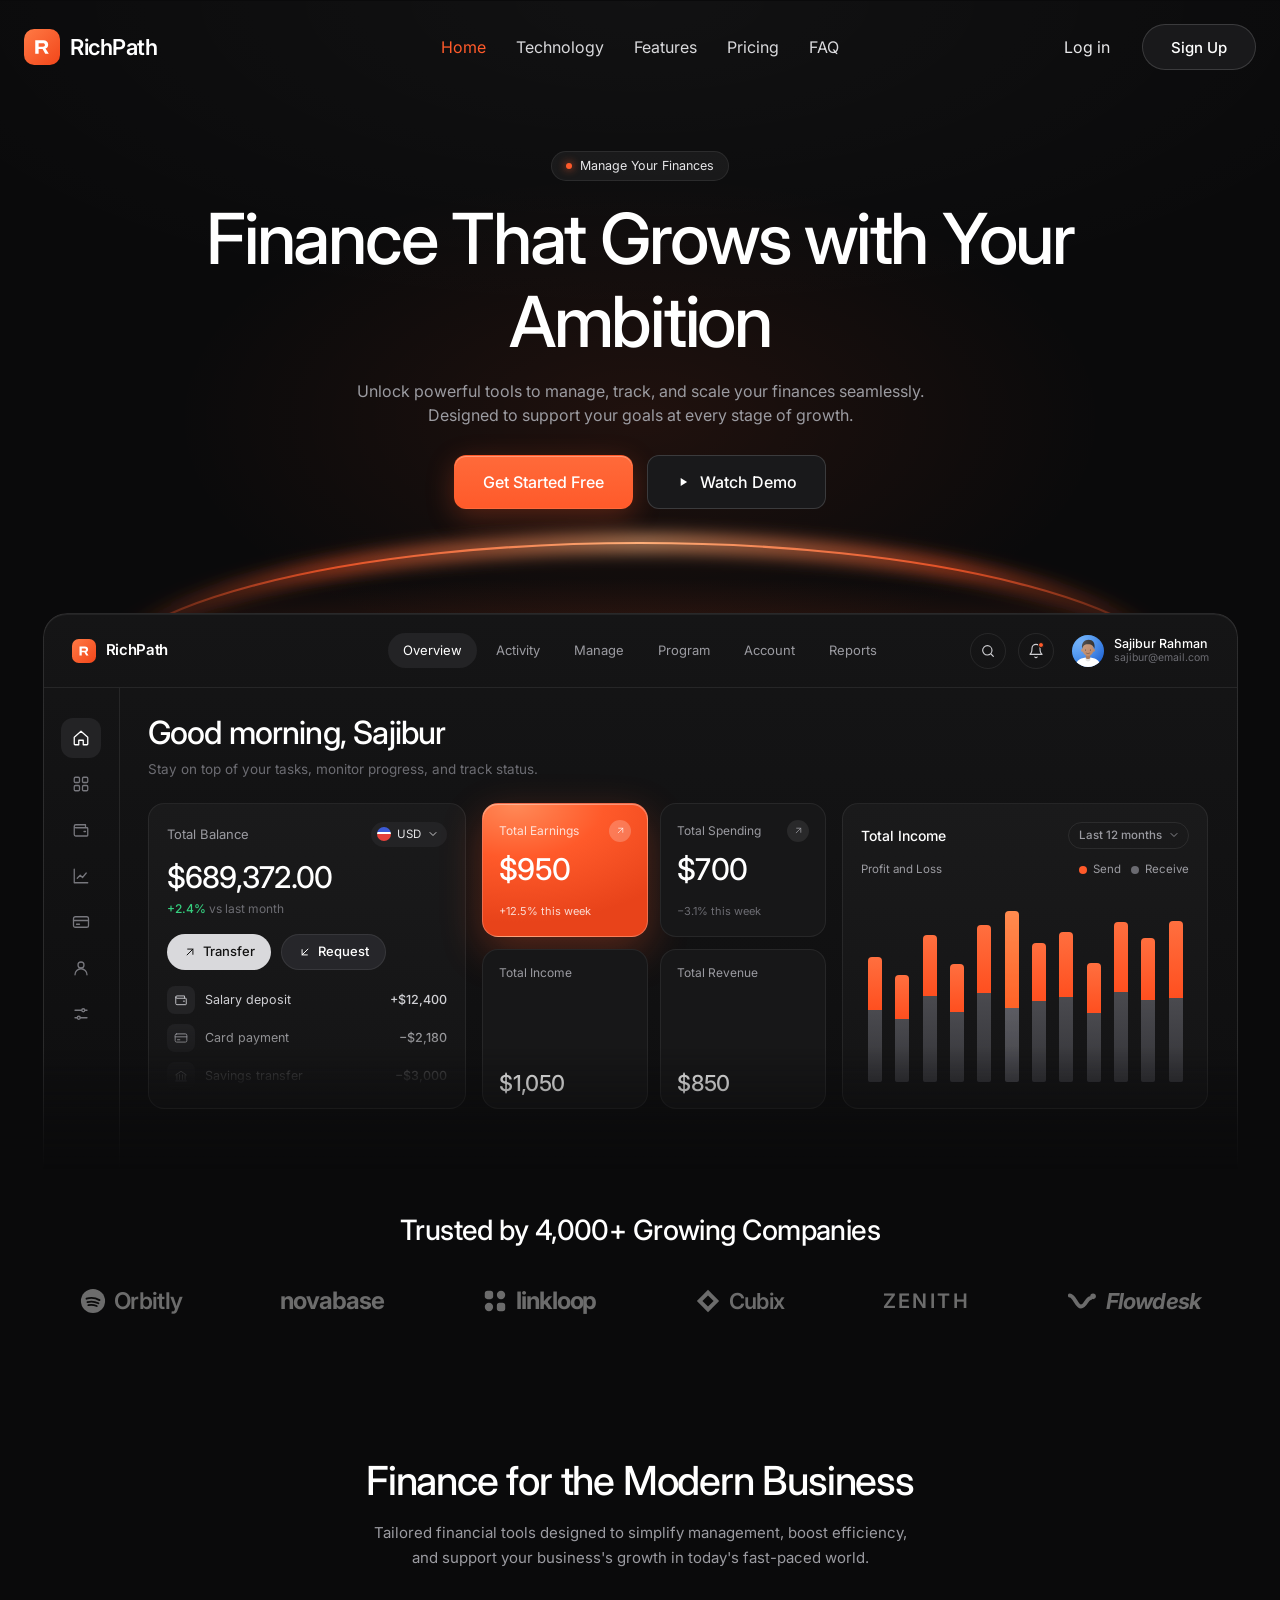
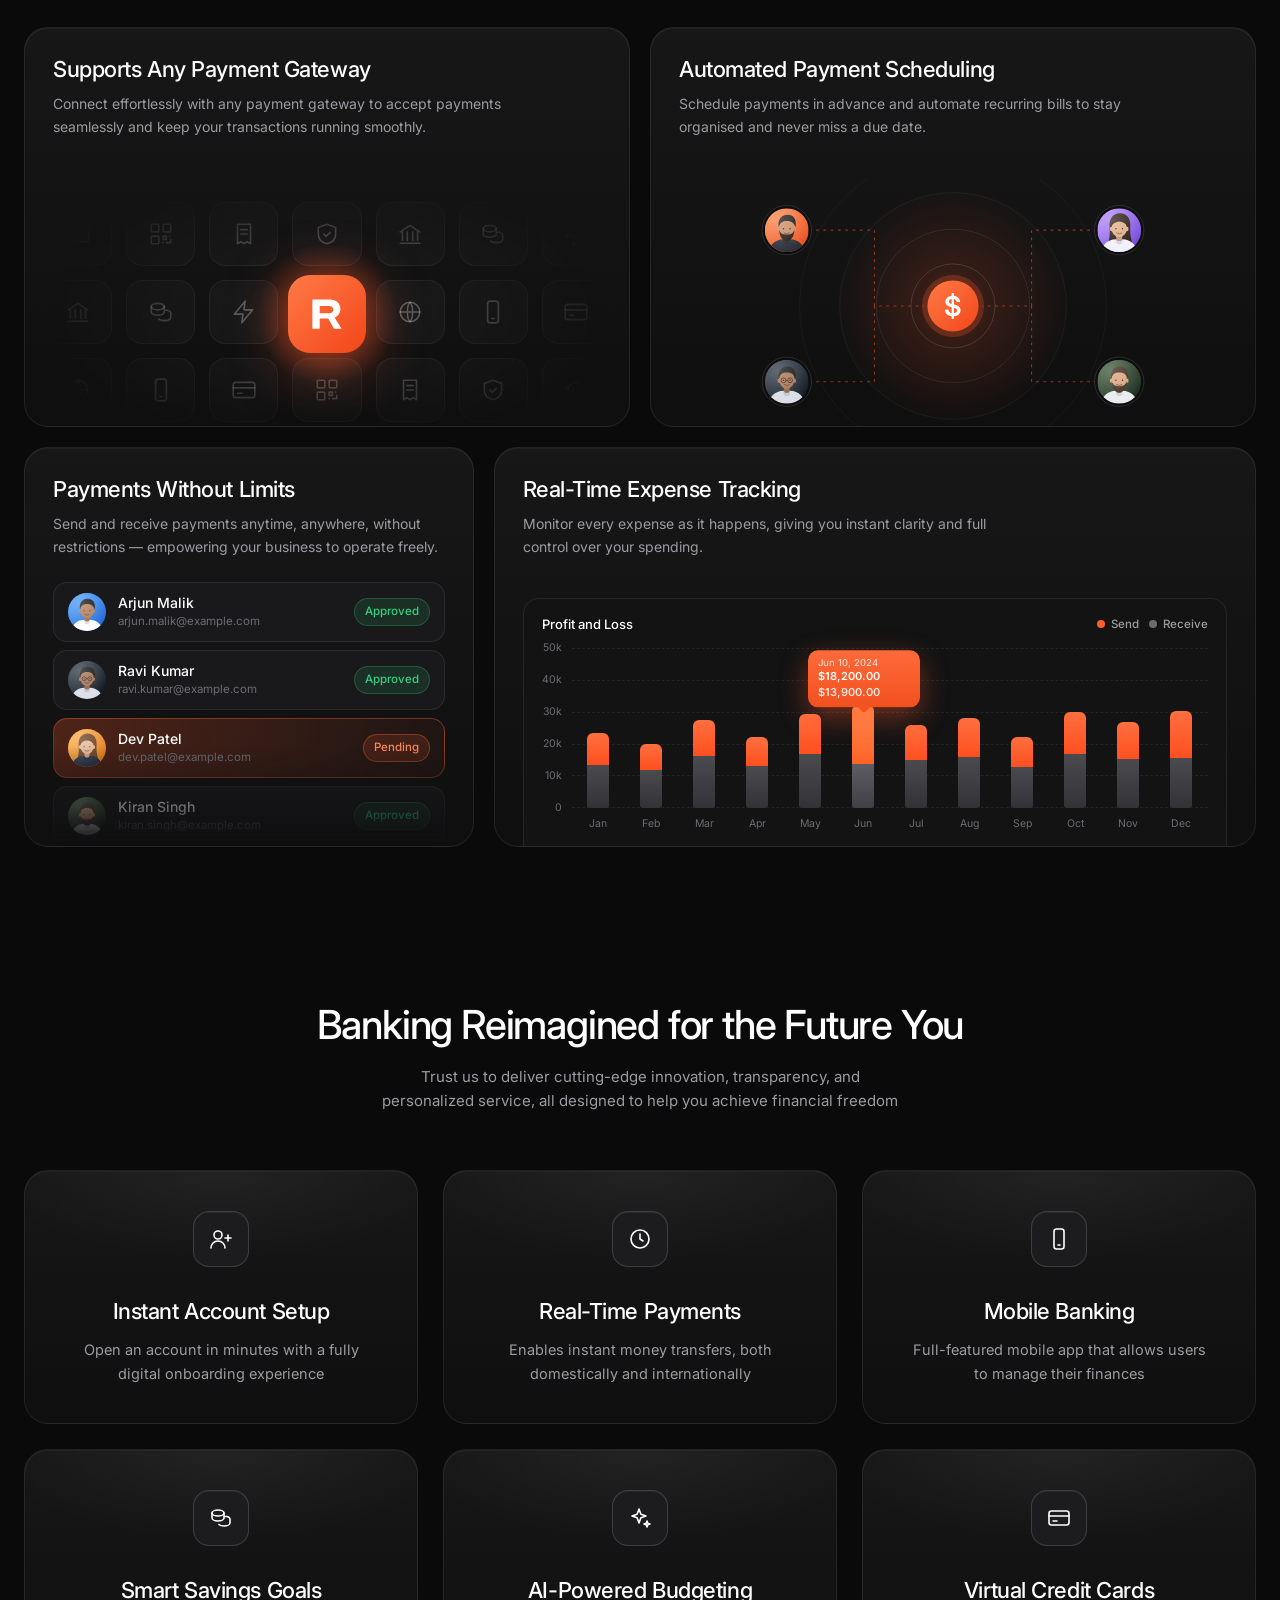
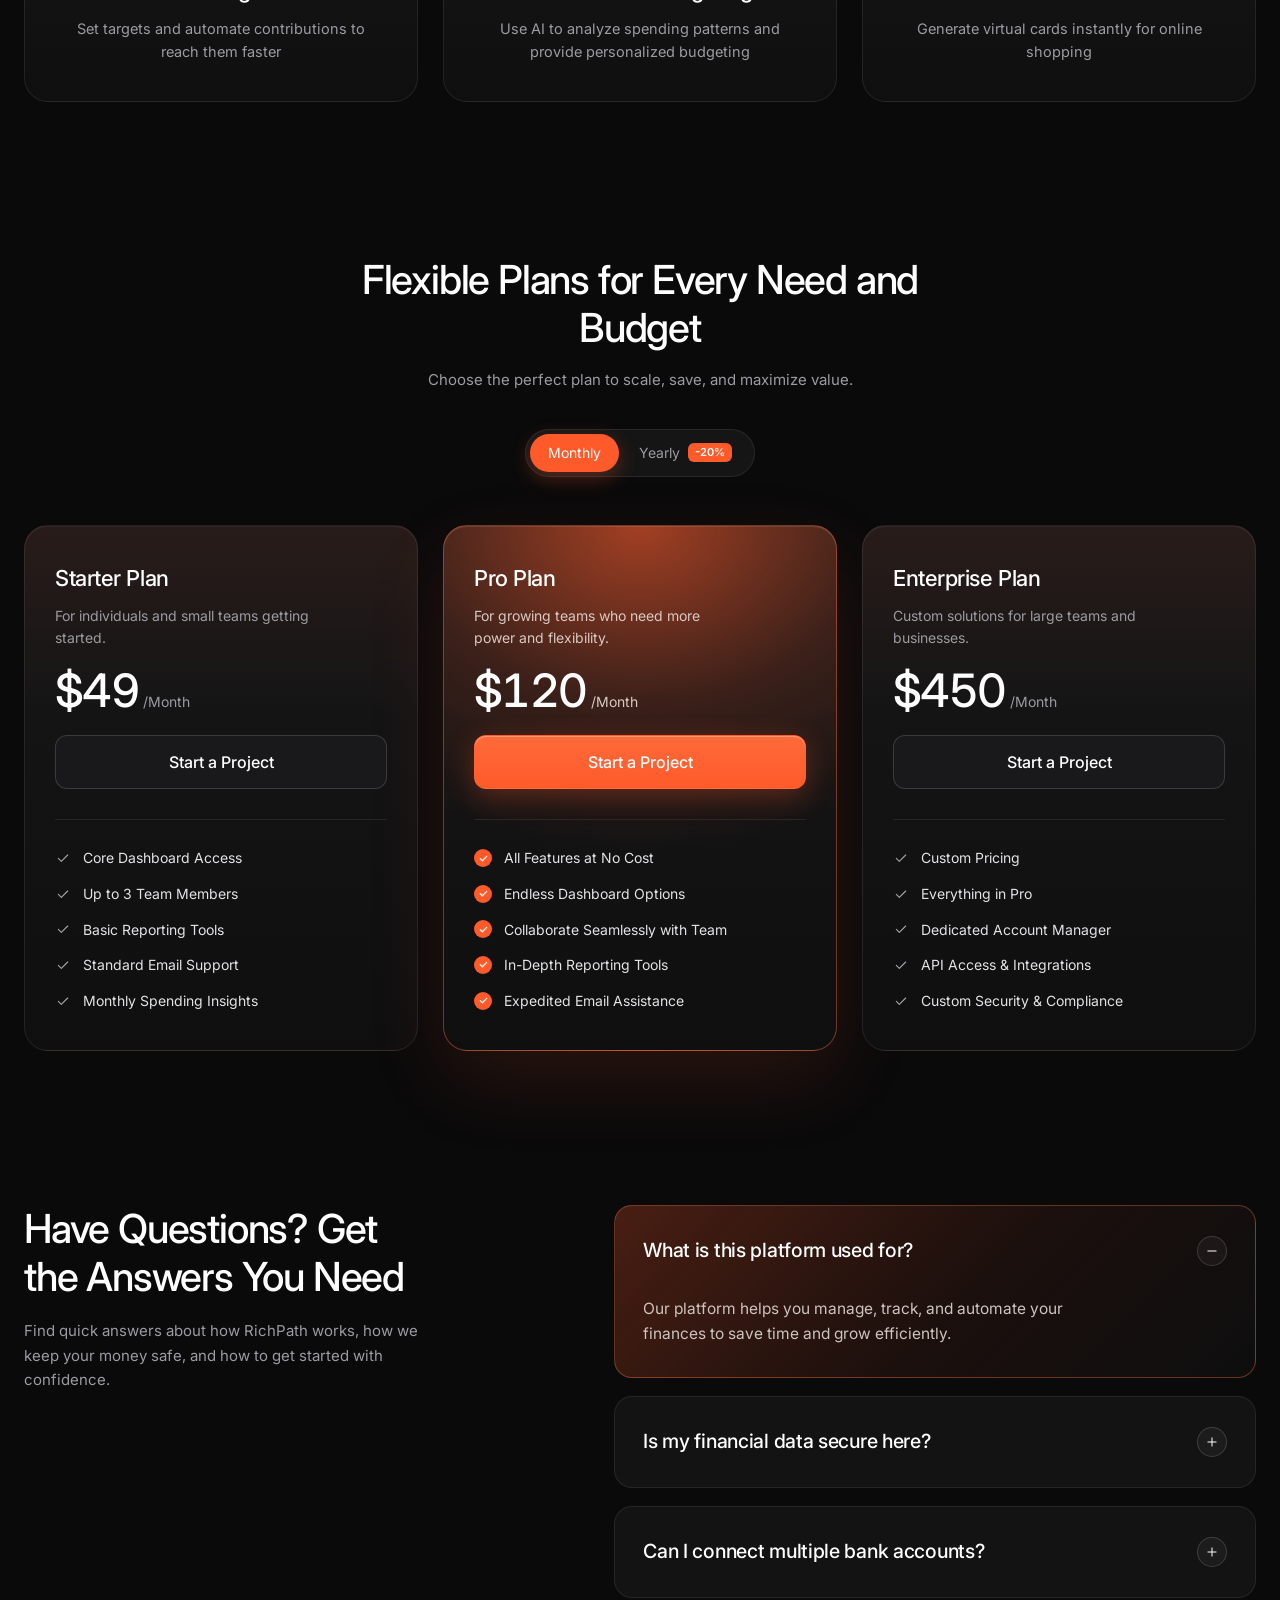
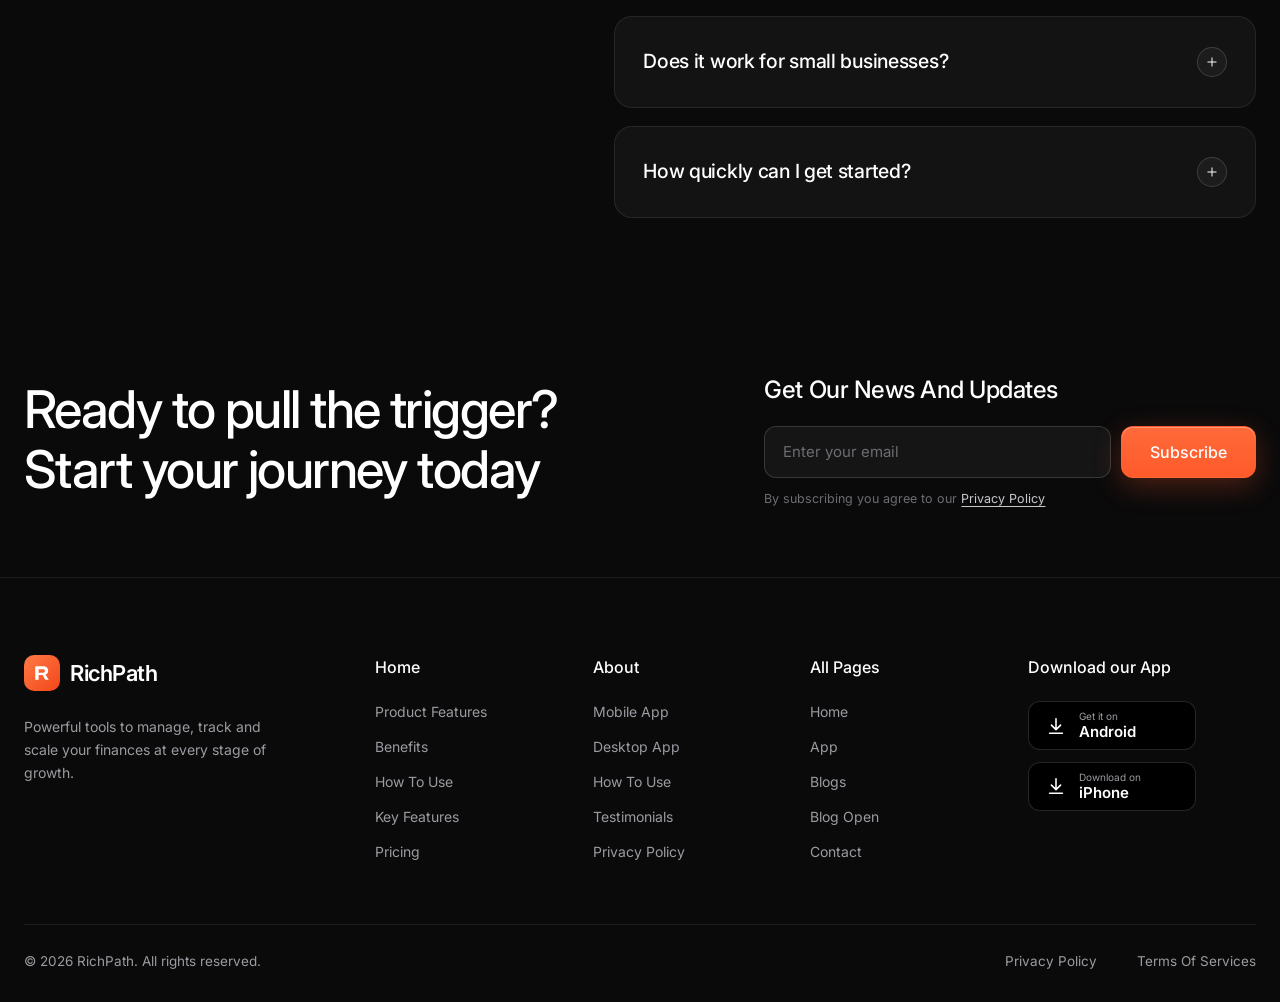
<file: index.html>
<!doctype html>
<html lang="en">

<head>
  <meta charset="utf-8">
  <meta name="viewport" content="width=device-width, initial-scale=1">
  <title>RichPath — Finance That Grows with Your Ambition</title>
  <meta name="description"
    content="Powerful tools to manage, track and scale your finances seamlessly. Designed to support your goals at every stage of growth.">
  <meta name="theme-color" content="#0a0a0b">
  <link rel="icon"
    href="data:image/svg+xml,%3Csvg xmlns='http://www.w3.org/2000/svg' viewBox='0 0 32 32'%3E%3Crect width='32' height='32' rx='9' fill='%23ff5a2a'/%3E%3Cpath fill='%23fff' fill-rule='evenodd' d='M10 22V10h7.2c2.6 0 4.3 1.6 4.3 3.9 0 1.6-.9 2.9-2.4 3.5L22 22h-3.1l-2.4-4.2H13V22zm3-9.3v3h3.9c1 0 1.7-.6 1.7-1.5s-.7-1.5-1.7-1.5z'/%3E%3C/svg%3E">
  <link rel="preconnect" href="https://fonts.googleapis.com">
  <link rel="preconnect" href="https://fonts.gstatic.com" crossorigin>
  <link href="https://fonts.googleapis.com/css2?family=Inter:opsz,wght@14..32,400;14..32,500;14..32,600&display=swap"
    rel="stylesheet">
  <link rel="stylesheet" href="css/style.css">
</head>

<body>

  <!-- ============ SVG SPRITE ============ -->
  <svg width="0" height="0" style="position:absolute" aria-hidden="true" focusable="false">
    <defs>
      <linearGradient id="logo-g" x1="0" y1="0" x2="1" y2="1">
        <stop offset="0" stop-color="#ff7a45" />
        <stop offset="1" stop-color="#f2461a" />
      </linearGradient>
      <symbol id="logo" viewBox="0 0 32 32">
        <rect width="32" height="32" rx="9" fill="url(#logo-g)" />
        <path fill="#fff" fill-rule="evenodd"
          d="M10 22V10h7.2c2.6 0 4.3 1.6 4.3 3.9 0 1.6-.9 2.9-2.4 3.5L22 22h-3.1l-2.4-4.2H13V22zm3-9.3v3h3.9c1 0 1.7-.6 1.7-1.5s-.7-1.5-1.7-1.5z" />
      </symbol>

      <symbol id="i-search" viewBox="0 0 24 24">
        <circle cx="11" cy="11" r="7" />
        <path d="m20 20-3.5-3.5" />
      </symbol>
      <symbol id="i-bell" viewBox="0 0 24 24">
        <path d="M6 8a6 6 0 0 1 12 0c0 7 3 9 3 9H3s3-2 3-9M10.3 21a1.94 1.94 0 0 0 3.4 0" />
      </symbol>
      <symbol id="i-home" viewBox="0 0 24 24">
        <path d="m3 11 9-8 9 8v9a1 1 0 0 1-1 1h-5v-6H9v6H4a1 1 0 0 1-1-1z" />
      </symbol>
      <symbol id="i-grid" viewBox="0 0 24 24">
        <rect x="3" y="3" width="7" height="7" rx="1.5" />
        <rect x="14" y="3" width="7" height="7" rx="1.5" />
        <rect x="3" y="14" width="7" height="7" rx="1.5" />
        <rect x="14" y="14" width="7" height="7" rx="1.5" />
      </symbol>
      <symbol id="i-wallet" viewBox="0 0 24 24">
        <path
          d="M3 7a2 2 0 0 1 2-2h13v4M3 7v11a2 2 0 0 0 2 2h15a1 1 0 0 0 1-1v-9a1 1 0 0 0-1-1H5a2 2 0 0 1-2-2zM16 14h2" />
      </symbol>
      <symbol id="i-chart" viewBox="0 0 24 24">
        <path d="M3 3v18h18M7 15l4-4 3 3 5-6" />
      </symbol>
      <symbol id="i-card" viewBox="0 0 24 24">
        <rect x="2" y="5" width="20" height="14" rx="2.5" />
        <path d="M2 10h20M6 15h4" />
      </symbol>
      <symbol id="i-sliders" viewBox="0 0 24 24">
        <path d="M4 7h9M17 7h3M4 17h3M11 17h9" />
        <circle cx="15" cy="7" r="2" />
        <circle cx="9" cy="17" r="2" />
      </symbol>
      <symbol id="i-user" viewBox="0 0 24 24">
        <circle cx="12" cy="8" r="4" />
        <path d="M4 21a8 8 0 0 1 16 0" />
      </symbol>
      <symbol id="i-user-plus" viewBox="0 0 24 24">
        <circle cx="9" cy="8" r="4" />
        <path d="M2 21a7 7 0 0 1 14 0M19 8v6M16 11h6" />
      </symbol>
      <symbol id="i-up-right" viewBox="0 0 24 24">
        <path d="M7 17 17 7M8 7h9v9" />
      </symbol>
      <symbol id="i-down-left" viewBox="0 0 24 24">
        <path d="M17 7 7 17M16 17H7V8" />
      </symbol>
      <symbol id="i-play" viewBox="0 0 24 24">
        <path d="M8 5v14l11-7z" fill="currentColor" stroke="none" />
      </symbol>
      <symbol id="i-zap" viewBox="0 0 24 24">
        <path d="M13 2 3 14h8l-1 8 10-12h-8z" />
      </symbol>
      <symbol id="i-clock" viewBox="0 0 24 24">
        <circle cx="12" cy="12" r="9" />
        <path d="M12 7v5l3 2" />
      </symbol>
      <symbol id="i-phone" viewBox="0 0 24 24">
        <rect x="7" y="2" width="10" height="20" rx="2.5" />
        <path d="M11 18h2" />
      </symbol>
      <symbol id="i-sparkles" viewBox="0 0 24 24">
        <path
          d="m11 3 1.9 5.3L18 10l-5.1 1.7L11 17l-1.9-5.3L4 10l5.1-1.7zM19 15l.8 2.2L22 18l-2.2.8L19 21l-.8-2.2L16 18l2.2-.8z" />
      </symbol>
      <symbol id="i-coins" viewBox="0 0 24 24">
        <ellipse cx="9" cy="7" rx="6" ry="3" />
        <path
          d="M3 7v5c0 1.7 2.7 3 6 3s6-1.3 6-3V7M15.5 10.2C18.8 10.4 21 11.6 21 13v4c0 1.7-2.7 3-6 3-2.2 0-4.100-.6-5.1-1.5" />
      </symbol>
      <symbol id="i-check" viewBox="0 0 24 24">
        <path d="m5 12.5 4.5 4.5L19 7.5" />
      </symbol>
      <symbol id="i-plus" viewBox="0 0 24 24">
        <path d="M12 5v14M5 12h14" />
      </symbol>
      <symbol id="i-minus" viewBox="0 0 24 24">
        <path d="M5 12h14" />
      </symbol>
      <symbol id="i-menu" viewBox="0 0 24 24">
        <path d="M4 7h16M4 12h16M4 17h16" />
      </symbol>
      <symbol id="i-x" viewBox="0 0 24 24">
        <path d="m6 6 12 12M18 6 6 18" />
      </symbol>
      <symbol id="i-chevron-down" viewBox="0 0 24 24">
        <path d="m6 9 6 6 6-6" />
      </symbol>
      <symbol id="i-arrow-right" viewBox="0 0 24 24">
        <path d="M5 12h14M13 6l6 6-6 6" />
      </symbol>
      <symbol id="i-globe" viewBox="0 0 24 24">
        <circle cx="12" cy="12" r="9" />
        <path d="M3 12h18M12 3c3.200 3 3.200 15 0 18M12 3c-3.200 3-3.200 15 0 18" />
      </symbol>
      <symbol id="i-bank" viewBox="0 0 24 24">
        <path d="m3 10 9-6 9 6M5 10v8M9.500 10v8M14.500 10v8M19 10v8M3 20.500h18" />
      </symbol>
      <symbol id="i-qr" viewBox="0 0 24 24">
        <rect x="3" y="3" width="7" height="7" rx="1" />
        <rect x="14" y="3" width="7" height="7" rx="1" />
        <rect x="3" y="14" width="7" height="7" rx="1" />
        <path d="M14 14h3v3h-3zM20 14v.1M14 20h.1M17 20h4v-3" />
      </symbol>
      <symbol id="i-receipt" viewBox="0 0 24 24">
        <path d="M6 3h12v18l-3-2-3 2-3-2-3 2zM9 8h6M9 12h6" />
      </symbol>
      <symbol id="i-shield" viewBox="0 0 24 24">
        <path d="m12 3 8 3v6c0 5-3.500 8-8 9-4.500-1-8-4-8-9V6z" />
        <path d="m9 12 2.200 2.200L15 10.500" />
      </symbol>
      <symbol id="i-store" viewBox="0 0 24 24">
        <path d="M12 4v11M7 11l5 5 5-5M5 20h14" />
      </symbol>
      <symbol id="i-mail" viewBox="0 0 24 24">
        <rect x="3" y="5" width="18" height="14" rx="2.500" />
        <path d="m3.500 7.500 8.500 6 8.500-6" />
      </symbol>
    </defs>
  </svg>

  <a class="skip-link" href="#main">Skip to content</a>

  <!-- ============ HEADER ============ -->
  <header class="site-header" id="top">
    <div class="container nav">
      <a class="logo" href="#home" aria-label="RichPath home">
        <svg class="logo__mark" aria-hidden="true">
          <use href="#logo" />
        </svg>
        <span class="logo__text">RichPath</span>
      </a>

      <nav class="nav__links" id="nav-menu" aria-label="Primary">
        <a href="#home" class="is-active">Home</a>
        <a href="#technology">Technology</a>
        <a href="#features">Features</a>
        <a href="#pricing">Pricing</a>
        <a href="#faq">FAQ</a>
        <div class="nav__links-mobile-actions">
          <button class="btn btn--ghost btn--block" type="button" data-auth="login">Log in</button>
          <button class="btn btn--primary btn--block" type="button" data-auth="signup">Sign Up</button>
        </div>
      </nav>

      <div class="nav__actions">
        <button class="nav__login" type="button" data-auth="login">Log in</button>
        <button class="btn btn--dark btn--pill" type="button" data-auth="signup">Sign Up</button>
      </div>

      <button class="nav__toggle" type="button" aria-label="Open menu" aria-expanded="false" aria-controls="nav-menu">
        <svg class="ic ic--menu" aria-hidden="true">
          <use href="#i-menu" />
        </svg>
        <svg class="ic ic--close" aria-hidden="true">
          <use href="#i-x" />
        </svg>
      </button>
    </div>
  </header>

  <main id="main">

    <!-- ============ HERO ============ -->
    <section class="hero" id="home">
      <div class="container hero__inner">
        <span class="badge"><i class="badge__dot"></i>Manage Your Finances</span>
        <h1 class="hero__title">Finance That Grows with Your Ambition</h1>
        <p class="hero__lead">Unlock powerful tools to manage, track, and scale your finances seamlessly. Designed to
          support your goals at every stage of growth.</p>
        <div class="hero__cta">
          <a class="btn btn--primary" href="#pricing">Get Started Free</a>
          <button class="btn btn--dark" type="button" data-demo><svg class="ic ic--fill" aria-hidden="true">
              <use href="#i-play" />
            </svg>Watch Demo</button>
        </div>
      </div>

      <div class="container hero__stage">
        <svg class="hero__arc" viewBox="0 0 1100 150" preserveAspectRatio="none" aria-hidden="true">
          <defs>
            <linearGradient id="arc-stroke" x1="0" x2="1">
              <stop offset="0" stop-color="#ff5a2a" stop-opacity="0" />
              <stop offset=".22" stop-color="#ff5a2a" stop-opacity=".8" />
              <stop offset=".5" stop-color="#ffb07a" />
              <stop offset=".78" stop-color="#ff5a2a" stop-opacity=".8" />
              <stop offset="1" stop-color="#ff5a2a" stop-opacity="0" />
            </linearGradient>
            <radialGradient id="arc-fill" cx=".5" cy="1" r=".75">
              <stop offset="0" stop-color="#ff5a2a" stop-opacity=".55" />
              <stop offset=".6" stop-color="#ff5a2a" stop-opacity=".12" />
              <stop offset="1" stop-color="#ff5a2a" stop-opacity="0" />
            </radialGradient>
            <filter id="arc-blur" x="-10%" y="-80%" width="120%" height="260%">
              <feGaussianBlur stdDeviation="9" />
            </filter>
          </defs>
          <path d="M0 150A550 148 0 0 1 1100 150Z" fill="url(#arc-fill)" />
          <path d="M2 150A548 146 0 0 1 1098 150" fill="none" stroke="url(#arc-stroke)" stroke-width="12"
            filter="url(#arc-blur)" vector-effect="non-scaling-stroke" />
          <path d="M2 150A548 146 0 0 1 1098 150" fill="none" stroke="url(#arc-stroke)" stroke-width="2.2"
            vector-effect="non-scaling-stroke" />
        </svg>

        <!-- Dashboard preview -->
        <div class="dash" aria-hidden="true">
          <div class="dash__top">
            <span class="logo logo--sm"><svg class="logo__mark">
                <use href="#logo" />
              </svg><span class="logo__text">RichPath</span></span>
            <nav class="dash__tabs">
              <span
                class="is-active">Overview</span><span>Activity</span><span>Manage</span><span>Program</span><span>Account</span><span>Reports</span>
            </nav>
            <div class="dash__tools">
              <span class="dash__icon"><svg class="ic">
                  <use href="#i-search" />
                </svg></span>
              <span class="dash__icon dash__icon--dot"><svg class="ic">
                  <use href="#i-bell" />
                </svg></span>
              <span class="dash__user">
                <img src="assets/avatar-5.svg" alt="" width="28" height="28">
                <span><b>Sajibur Rahman</b><small>sajibur@email.com</small></span>
              </span>
            </div>
          </div>

          <div class="dash__body">
            <aside class="dash__side">
              <span class="is-active"><svg class="ic">
                  <use href="#i-home" />
                </svg></span>
              <span><svg class="ic">
                  <use href="#i-grid" />
                </svg></span>
              <span><svg class="ic">
                  <use href="#i-wallet" />
                </svg></span>
              <span><svg class="ic">
                  <use href="#i-chart" />
                </svg></span>
              <span><svg class="ic">
                  <use href="#i-card" />
                </svg></span>
              <span><svg class="ic">
                  <use href="#i-user" />
                </svg></span>
              <span><svg class="ic">
                  <use href="#i-sliders" />
                </svg></span>
            </aside>

            <div class="dash__main">
              <h2 class="dash__hello">Good morning, Sajibur</h2>
              <p class="dash__sub">Stay on top of your tasks, monitor progress, and track status.</p>

              <div class="dash__grid">
                <div class="d-card d-balance">
                  <div class="d-balance__head"><span>Total Balance</span><span class="chip"><i
                        class="chip__flag"></i>USD<svg class="ic">
                        <use href="#i-chevron-down" />
                      </svg></span></div>
                  <div class="d-balance__amount">$689,372.00</div>
                  <div class="d-balance__delta"><b>+2.4%</b> vs last month</div>
                  <div class="d-balance__actions">
                    <span class="pill pill--light"><svg class="ic">
                        <use href="#i-up-right" />
                      </svg>Transfer</span>
                    <span class="pill pill--dark"><svg class="ic">
                        <use href="#i-down-left" />
                      </svg>Request</span>
                  </div>
                  <ul class="d-list">
                    <li><span class="d-list__ic"><svg class="ic">
                          <use href="#i-wallet" />
                        </svg></span><span>Salary deposit</span><b>+$12,400</b></li>
                    <li><span class="d-list__ic"><svg class="ic">
                          <use href="#i-card" />
                        </svg></span><span>Card payment</span><b>−$2,180</b></li>
                    <li><span class="d-list__ic"><svg class="ic">
                          <use href="#i-bank" />
                        </svg></span><span>Savings transfer</span><b>−$3,000</b></li>
                  </ul>
                </div>

                <div class="d-stats">
                  <div class="d-card d-stat d-stat--accent"><span class="d-stat__label">Total Earnings<i
                        class="d-stat__arrow"><svg class="ic">
                          <use href="#i-up-right" />
                        </svg></i></span><b>$950</b><small>+12.5% this week</small></div>
                  <div class="d-card d-stat"><span class="d-stat__label">Total Spending<i class="d-stat__arrow"><svg
                          class="ic">
                          <use href="#i-up-right" />
                        </svg></i></span><b>$700</b><small>−3.1% this week</small></div>
                  <div class="d-card d-stat d-stat--sm"><span class="d-stat__label">Total Income</span><b>$1,050</b>
                  </div>
                  <div class="d-card d-stat d-stat--sm"><span class="d-stat__label">Total Revenue</span><b>$850</b>
                  </div>
                </div>

                <div class="d-card d-chart">
                  <div class="d-chart__head"><span>Total Income</span><span class="chip chip--ghost">Last 12 months<svg
                        class="ic">
                        <use href="#i-chevron-down" />
                      </svg></span></div>
                  <div class="d-chart__sub"><span>Profit and Loss</span><span class="legend"><i
                        class="dot dot--send"></i>Send <i class="dot dot--recv"></i>Receive</span></div>
                  <div class="chart chart--mini" data-chart="mini"></div>
                </div>
              </div>
            </div>
          </div>
        </div>
      </div>
    </section>

    <!-- ============ TRUSTED BY ============ -->
    <section class="trusted" id="trusted" aria-labelledby="trusted-title">
      <div class="container">
        <h2 class="trusted__title" id="trusted-title">Trusted by 4,000+ Growing Companies</h2>
        <ul class="logos" aria-label="Customer logos">
          <li class="brand">
            <svg viewBox="0 0 28 28" aria-hidden="true">
              <circle cx="14" cy="14" r="13" fill="currentColor" />
              <path
                d="M7 11.500c4.500-1.500 9.500-1 14 1.500M8 15.200c3.800-1 8-.6 11.800 1.200M9 18.500c3-.7 6-.4 9 .9"
                fill="none" stroke="#0a0a0b" stroke-width="2" stroke-linecap="round" />
            </svg>
            <span class="brand__name brand__name--lg">Orbitly</span>
          </li>
          <li class="brand brand--word"><span class="brand__name brand__name--heavy">novabase</span></li>
          <li class="brand">
            <svg viewBox="0 0 28 28" aria-hidden="true">
              <g fill="currentColor">
                <rect x="3" y="3" width="9" height="9" rx="3" />
                <rect x="16" y="3" width="9" height="9" rx="4.500" />
                <rect x="3" y="16" width="9" height="9" rx="4.500" />
                <rect x="16" y="16" width="9" height="9" rx="3" />
              </g>
            </svg>
            <span class="brand__name brand__name--heavy">linkloop</span>
          </li>
          <li class="brand">
            <svg viewBox="0 0 28 28" aria-hidden="true">
              <path d="M14 2 26 14 14 26 2 14z" fill="currentColor" />
              <path d="M14 8l6 6-6 6-6-6z" fill="#0a0a0b" />
            </svg>
            <span class="brand__name">Cubix</span>
          </li>
          <li class="brand brand--word"><span class="brand__name brand__name--wide">ZENITH</span></li>
          <li class="brand">
            <svg viewBox="0 0 32 28" aria-hidden="true">
              <path d="M2 8c5 0 7 12 12 12s6-9 10-9" fill="none" stroke="currentColor" stroke-width="4.200"
                stroke-linecap="round" />
              <circle cx="27" cy="9" r="3" fill="currentColor" />
            </svg>
            <span class="brand__name brand__name--italic">Flowdesk</span>
          </li>
        </ul>
      </div>
    </section>

    <!-- ============ FINANCE FOR THE MODERN BUSINESS ============ -->
    <section class="section modern" id="technology" aria-labelledby="modern-title">
      <div class="container">
        <header class="section__head">
          <h2 id="modern-title">Finance for the Modern Business</h2>
          <p>Tailored financial tools designed to simplify management, boost efficiency, and support your business's
            growth in today's fast-paced world.</p>
        </header>

        <div class="bento">
          <!-- 1 Gateway -->
          <article class="card bento__card bento__gateway">
            <div class="bento__copy">
              <h3>Supports Any Payment Gateway</h3>
              <p>Connect effortlessly with any payment gateway to accept payments seamlessly and keep your transactions
                running smoothly.</p>
            </div>
            <div class="gw" aria-hidden="true">
              <div class="gw__grid" data-gateway></div>
              <div class="gw__core"><svg>
                  <use href="#logo" />
                </svg></div>
            </div>
          </article>

          <!-- 2 Scheduling -->
          <article class="card bento__card bento__schedule">
            <div class="bento__copy">
              <h3>Automated Payment Scheduling</h3>
              <p>Schedule payments in advance and automate recurring bills to stay organised and never miss a due date.
              </p>
            </div>
            <svg class="orbit" viewBox="0 0 600 270" role="img"
              aria-label="Payments flowing between four team members and a central account">
              <defs>
                <radialGradient id="orb-glow" cx=".5" cy=".5" r=".5">
                  <stop offset="0" stop-color="#ff5a2a" stop-opacity=".42" />
                  <stop offset="1" stop-color="#ff5a2a" stop-opacity="0" />
                </radialGradient>
                <linearGradient id="orb-core" x1="0" y1="0" x2="1" y2="1">
                  <stop offset="0" stop-color="#ff7a45" />
                  <stop offset="1" stop-color="#f2461a" />
                </linearGradient>
                <clipPath id="c1">
                  <circle cx="118" cy="56" r="24" />
                </clipPath>
                <clipPath id="c2">
                  <circle cx="482" cy="56" r="24" />
                </clipPath>
                <clipPath id="c3">
                  <circle cx="118" cy="222" r="24" />
                </clipPath>
                <clipPath id="c4">
                  <circle cx="482" cy="222" r="24" />
                </clipPath>
              </defs>
              <circle cx="300" cy="139" r="130" fill="url(#orb-glow)" opacity=".5" />
              <g fill="none" stroke="#fff">
                <circle cx="300" cy="139" r="46" stroke-opacity=".14" />
                <circle cx="300" cy="139" r="84" stroke-opacity=".09" />
                <circle cx="300" cy="139" r="124" stroke-opacity=".06" />
                <circle cx="300" cy="139" r="168" stroke-opacity=".04" />
              </g>
              <g class="orbit__lines" fill="none" stroke="#ff5a2a" stroke-opacity=".5" stroke-width="1.2"
                stroke-dasharray="3 5">
                <path d="M142 56H214V139H268" />
                <path d="M458 56H386V139H332" />
                <path d="M142 222H214V139" />
                <path d="M458 222H386V139" />
              </g>
              <g>
                <circle cx="118" cy="56" r="27" fill="#0d0d0e" stroke="#fff" stroke-opacity=".14" />
                <image href="assets/avatar-1.svg" x="94" y="32" width="48" height="48" clip-path="url(#c1)" />
                <circle cx="482" cy="56" r="27" fill="#0d0d0e" stroke="#fff" stroke-opacity=".14" />
                <image href="assets/avatar-2.svg" x="458" y="32" width="48" height="48" clip-path="url(#c2)" />
                <circle cx="118" cy="222" r="27" fill="#0d0d0e" stroke="#fff" stroke-opacity=".14" />
                <image href="assets/avatar-3.svg" x="94" y="198" width="48" height="48" clip-path="url(#c3)" />
                <circle cx="482" cy="222" r="27" fill="#0d0d0e" stroke="#fff" stroke-opacity=".14" />
                <image href="assets/avatar-4.svg" x="458" y="198" width="48" height="48" clip-path="url(#c4)" />
              </g>
              <circle cx="300" cy="139" r="34" fill="#ff5a2a" opacity=".25" />
              <circle cx="300" cy="139" r="28" fill="url(#orb-core)" />
              <text x="300" y="150" text-anchor="middle" font-size="30" font-weight="600" fill="#fff"
                font-family="Inter, system-ui, sans-serif">$</text>
            </svg>
          </article>

          <!-- 3 Payments without limits -->
          <article class="card bento__card bento__limits">
            <div class="bento__copy">
              <h3>Payments Without Limits</h3>
              <p>Send and receive payments anytime, anywhere, without restrictions — empowering your business to operate
                freely.</p>
            </div>
            <ul class="people" aria-label="Recent payment recipients">
              <li><img src="assets/avatar-5.svg" alt="" width="40" height="40"><span class="people__who"><b>Arjun
                    Malik</b><small>arjun.malik@example.com</small></span><span
                  class="status status--ok">Approved</span></li>
              <li><img src="assets/avatar-3.svg" alt="" width="40" height="40"><span class="people__who"><b>Ravi
                    Kumar</b><small>ravi.kumar@example.com</small></span><span class="status status--ok">Approved</span>
              </li>
              <li class="is-pending"><img src="assets/avatar-6.svg" alt="" width="40" height="40"><span
                  class="people__who"><b>Dev Patel</b><small>dev.patel@example.com</small></span><span
                  class="status status--wait">Pending</span></li>
              <li><img src="assets/avatar-4.svg" alt="" width="40" height="40"><span class="people__who"><b>Kiran
                    Singh</b><small>kiran.singh@example.com</small></span><span
                  class="status status--ok">Approved</span></li>
            </ul>
          </article>

          <!-- 4 Expense tracking -->
          <article class="card bento__card bento__track">
            <div class="bento__copy">
              <h3>Real-Time Expense Tracking</h3>
              <p>Monitor every expense as it happens, giving you instant clarity and full control over your spending.
              </p>
            </div>
            <div class="panel">
              <div class="panel__head"><span>Profit and Loss</span><span class="legend"><i
                    class="dot dot--send"></i>Send <i class="dot dot--recv"></i>Receive</span></div>
              <div class="chart chart--full" data-chart="full"></div>
            </div>
          </article>
        </div>
      </div>
    </section>

    <!-- ============ BANKING REIMAGINED ============ -->
    <section class="section banking" id="features" aria-labelledby="banking-title">
      <div class="container">
        <header class="section__head">
          <h2 id="banking-title">Banking Reimagined for the Future You</h2>
          <p>Trust us to deliver cutting-edge innovation, transparency, and personalized service, all designed to help
            you achieve financial freedom</p>
        </header>

        <ul class="features">
          <li class="card feature"><span class="feature__icon"><svg class="ic">
                <use href="#i-user-plus" />
              </svg></span>
            <h3>Instant Account Setup</h3>
            <p>Open an account in minutes with a fully digital onboarding experience</p>
          </li>
          <li class="card feature"><span class="feature__icon"><svg class="ic">
                <use href="#i-clock" />
              </svg></span>
            <h3>Real-Time Payments</h3>
            <p>Enables instant money transfers, both domestically and internationally</p>
          </li>
          <li class="card feature"><span class="feature__icon"><svg class="ic">
                <use href="#i-phone" />
              </svg></span>
            <h3>Mobile Banking</h3>
            <p>Full-featured mobile app that allows users to manage their finances</p>
          </li>
          <li class="card feature"><span class="feature__icon"><svg class="ic">
                <use href="#i-coins" />
              </svg></span>
            <h3>Smart Savings Goals</h3>
            <p>Set targets and automate contributions to reach them faster</p>
          </li>
          <li class="card feature"><span class="feature__icon"><svg class="ic">
                <use href="#i-sparkles" />
              </svg></span>
            <h3>AI-Powered Budgeting</h3>
            <p>Use AI to analyze spending patterns and provide personalized budgeting</p>
          </li>
          <li class="card feature"><span class="feature__icon"><svg class="ic">
                <use href="#i-card" />
              </svg></span>
            <h3>Virtual Credit Cards</h3>
            <p>Generate virtual cards instantly for online shopping</p>
          </li>
        </ul>
      </div>
    </section>

    <!-- ============ PRICING ============ -->
    <section class="section pricing" id="pricing" aria-labelledby="pricing-title">
      <div class="container">
        <header class="section__head section__head--narrow">
          <h2 id="pricing-title">Flexible Plans for Every Need and Budget</h2>
          <p>Choose the perfect plan to scale, save, and maximize value.</p>
        </header>

        <div class="billing" role="group" aria-label="Billing period">
          <button type="button" class="billing__btn is-active" data-billing="monthly"
            aria-pressed="true">Monthly</button>
          <button type="button" class="billing__btn" data-billing="yearly" aria-pressed="false">Yearly <span
              class="billing__save">-20%</span></button>
        </div>

        <div class="plans">
          <article class="card plan">
            <h3>Starter Plan</h3>
            <p class="plan__desc">For individuals and small teams getting started.</p>
            <div class="plan__price"><span class="plan__amount" data-monthly="49" data-yearly="39">$49</span><span
                class="plan__per">/Month</span></div>
            <button class="btn btn--dark btn--block" type="button" data-auth="signup" data-plan="Starter Plan">Start a
              Project</button>
            <ul class="plan__list plan__list--plain">
              <li><svg class="ic">
                  <use href="#i-check" />
                </svg>Core Dashboard Access</li>
              <li><svg class="ic">
                  <use href="#i-check" />
                </svg>Up to 3 Team Members</li>
              <li><svg class="ic">
                  <use href="#i-check" />
                </svg>Basic Reporting Tools</li>
              <li><svg class="ic">
                  <use href="#i-check" />
                </svg>Standard Email Support</li>
              <li><svg class="ic">
                  <use href="#i-check" />
                </svg>Monthly Spending Insights</li>
            </ul>
          </article>

          <article class="card plan plan--featured">
            <h3>Pro Plan</h3>
            <p class="plan__desc">For growing teams who need more power and flexibility.</p>
            <div class="plan__price"><span class="plan__amount" data-monthly="120" data-yearly="96">$120</span><span
                class="plan__per">/Month</span></div>
            <button class="btn btn--primary btn--block" type="button" data-auth="signup" data-plan="Pro Plan">Start a
              Project</button>
            <ul class="plan__list">
              <li><i><svg class="ic">
                    <use href="#i-check" />
                  </svg></i>All Features at No Cost</li>
              <li><i><svg class="ic">
                    <use href="#i-check" />
                  </svg></i>Endless Dashboard Options</li>
              <li><i><svg class="ic">
                    <use href="#i-check" />
                  </svg></i>Collaborate Seamlessly with Team</li>
              <li><i><svg class="ic">
                    <use href="#i-check" />
                  </svg></i>In-Depth Reporting Tools</li>
              <li><i><svg class="ic">
                    <use href="#i-check" />
                  </svg></i>Expedited Email Assistance</li>
            </ul>
          </article>

          <article class="card plan">
            <h3>Enterprise Plan</h3>
            <p class="plan__desc">Custom solutions for large teams and businesses.</p>
            <div class="plan__price"><span class="plan__amount" data-monthly="450" data-yearly="360">$450</span><span
                class="plan__per">/Month</span></div>
            <button class="btn btn--dark btn--block" type="button" data-auth="signup" data-plan="Enterprise Plan">Start
              a Project</button>
            <ul class="plan__list plan__list--plain">
              <li><svg class="ic">
                  <use href="#i-check" />
                </svg>Custom Pricing</li>
              <li><svg class="ic">
                  <use href="#i-check" />
                </svg>Everything in Pro</li>
              <li><svg class="ic">
                  <use href="#i-check" />
                </svg>Dedicated Account Manager</li>
              <li><svg class="ic">
                  <use href="#i-check" />
                </svg>API Access &amp; Integrations</li>
              <li><svg class="ic">
                  <use href="#i-check" />
                </svg>Custom Security &amp; Compliance</li>
            </ul>
          </article>
        </div>
      </div>
    </section>

    <!-- ============ FAQ ============ -->
    <section class="section faq" id="faq" aria-labelledby="faq-title">
      <div class="container faq__inner">
        <header class="faq__head">
          <h2 id="faq-title">Have Questions? Get the Answers You Need</h2>
          <p>Find quick answers about how RichPath works, how we keep your money safe, and how to get started with
            confidence.</p>
        </header>

        <div class="accordion" data-accordion>
          <div class="acc is-open">
            <h3><button class="acc__btn" type="button" aria-expanded="true" aria-controls="acc-1"
                id="acc-btn-1"><span>What is this platform used for?</span><i class="acc__icon"><svg
                    class="ic ic--plus">
                    <use href="#i-plus" />
                  </svg><svg class="ic ic--minus">
                    <use href="#i-minus" />
                  </svg></i></button></h3>
            <div class="acc__panel" id="acc-1" role="region" aria-labelledby="acc-btn-1">
              <div>
                <p>Our platform helps you manage, track, and automate your finances to save time and grow efficiently.
                </p>
              </div>
            </div>
          </div>
          <div class="acc">
            <h3><button class="acc__btn" type="button" aria-expanded="false" aria-controls="acc-2"
                id="acc-btn-2"><span>Is my financial data secure here?</span><i class="acc__icon"><svg
                    class="ic ic--plus">
                    <use href="#i-plus" />
                  </svg><svg class="ic ic--minus">
                    <use href="#i-minus" />
                  </svg></i></button></h3>
            <div class="acc__panel" id="acc-2" role="region" aria-labelledby="acc-btn-2">
              <div>
                <p>Yes. Your data is protected with bank-grade encryption, multi-factor authentication and continuous
                  monitoring, and we never sell your information.</p>
              </div>
            </div>
          </div>
          <div class="acc">
            <h3><button class="acc__btn" type="button" aria-expanded="false" aria-controls="acc-3"
                id="acc-btn-3"><span>Can I connect multiple bank accounts?</span><i class="acc__icon"><svg
                    class="ic ic--plus">
                    <use href="#i-plus" />
                  </svg><svg class="ic ic--minus">
                    <use href="#i-minus" />
                  </svg></i></button></h3>
            <div class="acc__panel" id="acc-3" role="region" aria-labelledby="acc-btn-3">
              <div>
                <p>Absolutely. Link as many accounts and cards as you need and see every balance and transaction
                  together in one dashboard.</p>
              </div>
            </div>
          </div>
          <div class="acc">
            <h3><button class="acc__btn" type="button" aria-expanded="false" aria-controls="acc-4"
                id="acc-btn-4"><span>Does it work for small businesses?</span><i class="acc__icon"><svg
                    class="ic ic--plus">
                    <use href="#i-plus" />
                  </svg><svg class="ic ic--minus">
                    <use href="#i-minus" />
                  </svg></i></button></h3>
            <div class="acc__panel" id="acc-4" role="region" aria-labelledby="acc-btn-4">
              <div>
                <p>Yes. Our Starter and Pro plans are built for small teams, with simple tools that scale as your
                  business grows.</p>
              </div>
            </div>
          </div>
          <div class="acc">
            <h3><button class="acc__btn" type="button" aria-expanded="false" aria-controls="acc-5"
                id="acc-btn-5"><span>How quickly can I get started?</span><i class="acc__icon"><svg class="ic ic--plus">
                    <use href="#i-plus" />
                  </svg><svg class="ic ic--minus">
                    <use href="#i-minus" />
                  </svg></i></button></h3>
            <div class="acc__panel" id="acc-5" role="region" aria-labelledby="acc-btn-5">
              <div>
                <p>In just a few minutes. Create your account, connect your banks and your dashboard is ready to use
                  right away.</p>
              </div>
            </div>
          </div>
        </div>
      </div>
    </section>

    <!-- ============ CTA / NEWSLETTER ============ -->
    <section class="cta" aria-labelledby="cta-title">
      <div class="container cta__inner">
        <h2 id="cta-title">Ready to pull the trigger? Start your journey today</h2>
        <form class="news" id="newsletter" novalidate>
          <label class="news__title" for="news-email">Get Our News And Updates</label>
          <div class="news__row">
            <input id="news-email" name="email" type="email" placeholder="Enter your email" autocomplete="email"
              required>
            <button class="btn btn--primary" type="submit">Subscribe</button>
          </div>
          <p class="news__msg" id="news-msg" role="status" aria-live="polite">By subscribing you agree to our <a
              href="#footer" data-toast="Privacy Policy">Privacy Policy</a></p>
        </form>
      </div>
    </section>
  </main>

  <!-- ============ FOOTER ============ -->
  <footer class="footer" id="footer">
    <div class="container">
      <div class="footer__grid">
        <div class="footer__brand">
          <a class="logo" href="#home" aria-label="RichPath home"><svg class="logo__mark" aria-hidden="true">
              <use href="#logo" />
            </svg><span class="logo__text">RichPath</span></a>
          <p>Powerful tools to manage, track and scale your finances at every stage of growth.</p>
        </div>
        <nav class="footer__col" aria-label="Home">
          <h4>Home</h4>
          <a href="#features">Product Features</a>
          <a href="#technology">Benefits</a>
          <a href="#faq">How To Use</a>
          <a href="#features">Key Features</a>
          <a href="#pricing">Pricing</a>
        </nav>
        <nav class="footer__col" aria-label="About">
          <h4>About</h4>
          <a href="#app">Mobile App</a>
          <a href="#app">Desktop App</a>
          <a href="#faq">How To Use</a>
          <a href="#trusted">Testimonials</a>
          <a href="#footer" data-toast="Privacy Policy">Privacy Policy</a>
        </nav>
        <nav class="footer__col" aria-label="All pages">
          <h4>All Pages</h4>
          <a href="#home">Home</a>
          <a href="#app">App</a>
          <a href="#footer" data-toast="Blogs">Blogs</a>
          <a href="#footer" data-toast="Blog">Blog Open</a>
          <a href="#footer" data-toast="Contact">Contact</a>
        </nav>
        <div class="footer__col footer__col--app" id="app">
          <h4>Download our App</h4>
          <a class="store" href="#app" data-toast="Android app">
            <svg class="ic">
              <use href="#i-store" />
            </svg>
            <span><small>Get it on</small><b>Android</b></span>
          </a>
          <a class="store" href="#app" data-toast="iOS app">
            <svg class="ic">
              <use href="#i-store" />
            </svg>
            <span><small>Download on</small><b>iPhone</b></span>
          </a>
        </div>
      </div>

      <div class="footer__bar">
        <p>© 2026 RichPath. All rights reserved.</p>
        <div class="footer__legal">
          <a href="#footer" data-toast="Privacy Policy">Privacy Policy</a>
          <a href="#footer" data-toast="Terms Of Services">Terms Of Services</a>
        </div>
      </div>
    </div>
  </footer>

  <!-- ============ DIALOGS ============ -->
  <dialog class="modal" id="demo-dialog" aria-labelledby="demo-title">
    <div class="modal__head">
      <h2 id="demo-title">RichPath product tour</h2>
      <button class="modal__close" type="button" data-close aria-label="Close"><svg class="ic">
          <use href="#i-x" />
        </svg></button>
    </div>
    <div class="tour">
      <div class="tour__stage" aria-live="polite">
        <div class="tour__slide is-active"><span class="tour__icon"><svg class="ic">
              <use href="#i-bank" />
            </svg></span>
          <h3>1. Connect your accounts</h3>
          <p>Link banks and cards in minutes and see every balance in one dashboard.</p>
        </div>
        <div class="tour__slide"><span class="tour__icon"><svg class="ic">
              <use href="#i-chart" />
            </svg></span>
          <h3>2. Track in real time</h3>
          <p>Watch income and expenses update the moment they happen, with clear profit and loss charts.</p>
        </div>
        <div class="tour__slide"><span class="tour__icon"><svg class="ic">
              <use href="#i-zap" />
            </svg></span>
          <h3>3. Automate and grow</h3>
          <p>Schedule payments, set savings goals and let AI budgeting keep you on course.</p>
        </div>
      </div>
      <div class="tour__dots" role="tablist" aria-label="Tour steps">
        <button type="button" class="is-active" aria-label="Step 1"></button><button type="button"
          aria-label="Step 2"></button><button type="button" aria-label="Step 3"></button>
      </div>
      <div class="tour__actions">
        <button class="btn btn--dark" type="button" data-tour="prev">Back</button>
        <button class="btn btn--primary" type="button" data-tour="next">Next</button>
      </div>
    </div>
  </dialog>

  <dialog class="modal" id="auth-dialog" aria-labelledby="auth-title">
    <div class="modal__head">
      <h2 id="auth-title">Welcome back</h2>
      <button class="modal__close" type="button" data-close aria-label="Close"><svg class="ic">
          <use href="#i-x" />
        </svg></button>
    </div>
    <div class="auth__tabs" role="tablist">
      <button type="button" role="tab" class="is-active" data-tab="login" aria-selected="true">Log in</button>
      <button type="button" role="tab" data-tab="signup" aria-selected="false">Sign Up</button>
    </div>
    <p class="auth__plan" id="auth-plan" hidden></p>
    <form class="auth__form" id="auth-form" novalidate>
      <label class="field field--name" hidden><span>Full name</span><input type="text" name="name"
          placeholder="Your name" autocomplete="name"></label>
      <label class="field"><span>Email</span><input type="email" name="email" placeholder="you@company.com"
          autocomplete="email" required></label>
      <label class="field"><span>Password</span><input type="password" name="password"
          placeholder="At least 8 characters" autocomplete="current-password" minlength="8" required></label>
      <p class="auth__error" id="auth-error" role="alert"></p>
      <button class="btn btn--primary btn--block" type="submit" id="auth-submit">Log in</button>
    </form>
  </dialog>

  <div class="toast" id="toast" role="status" aria-live="polite"></div>

  <script src="js/main.js"></script>
</body>

</html>
</file>
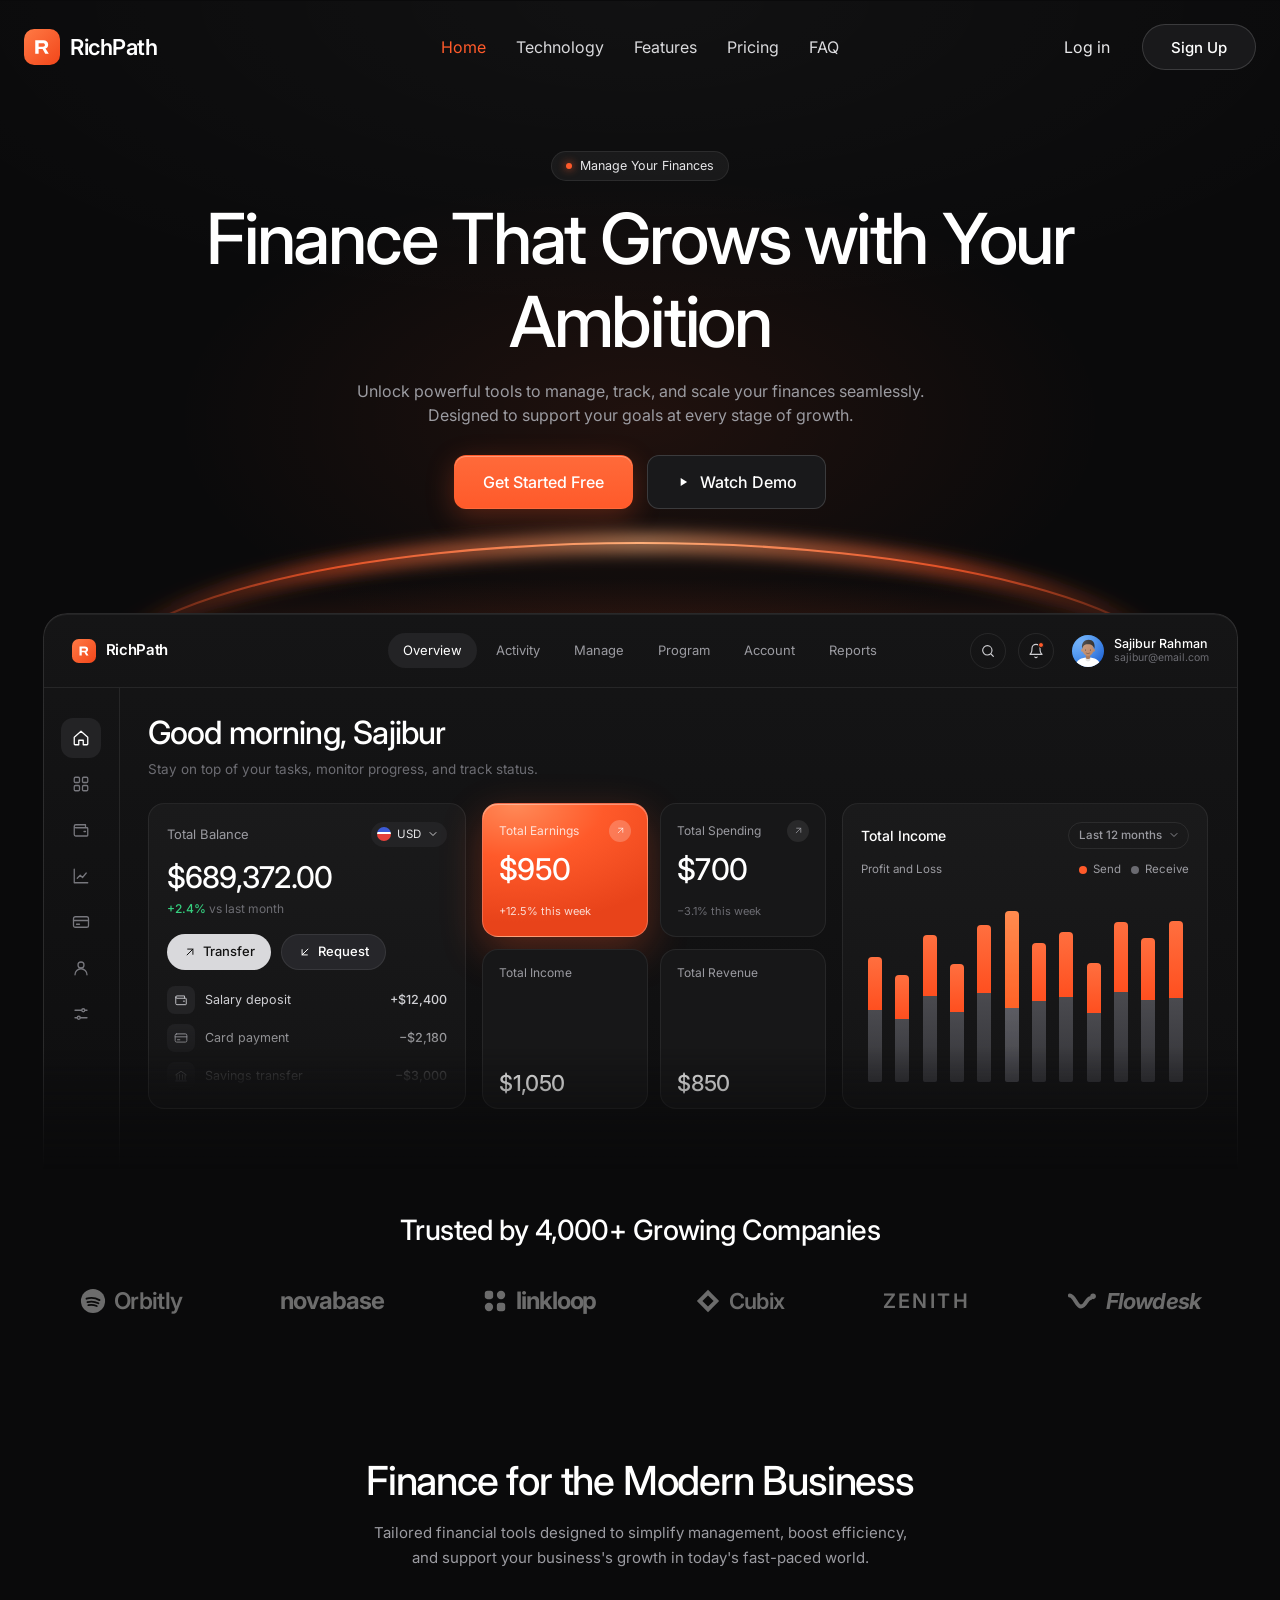
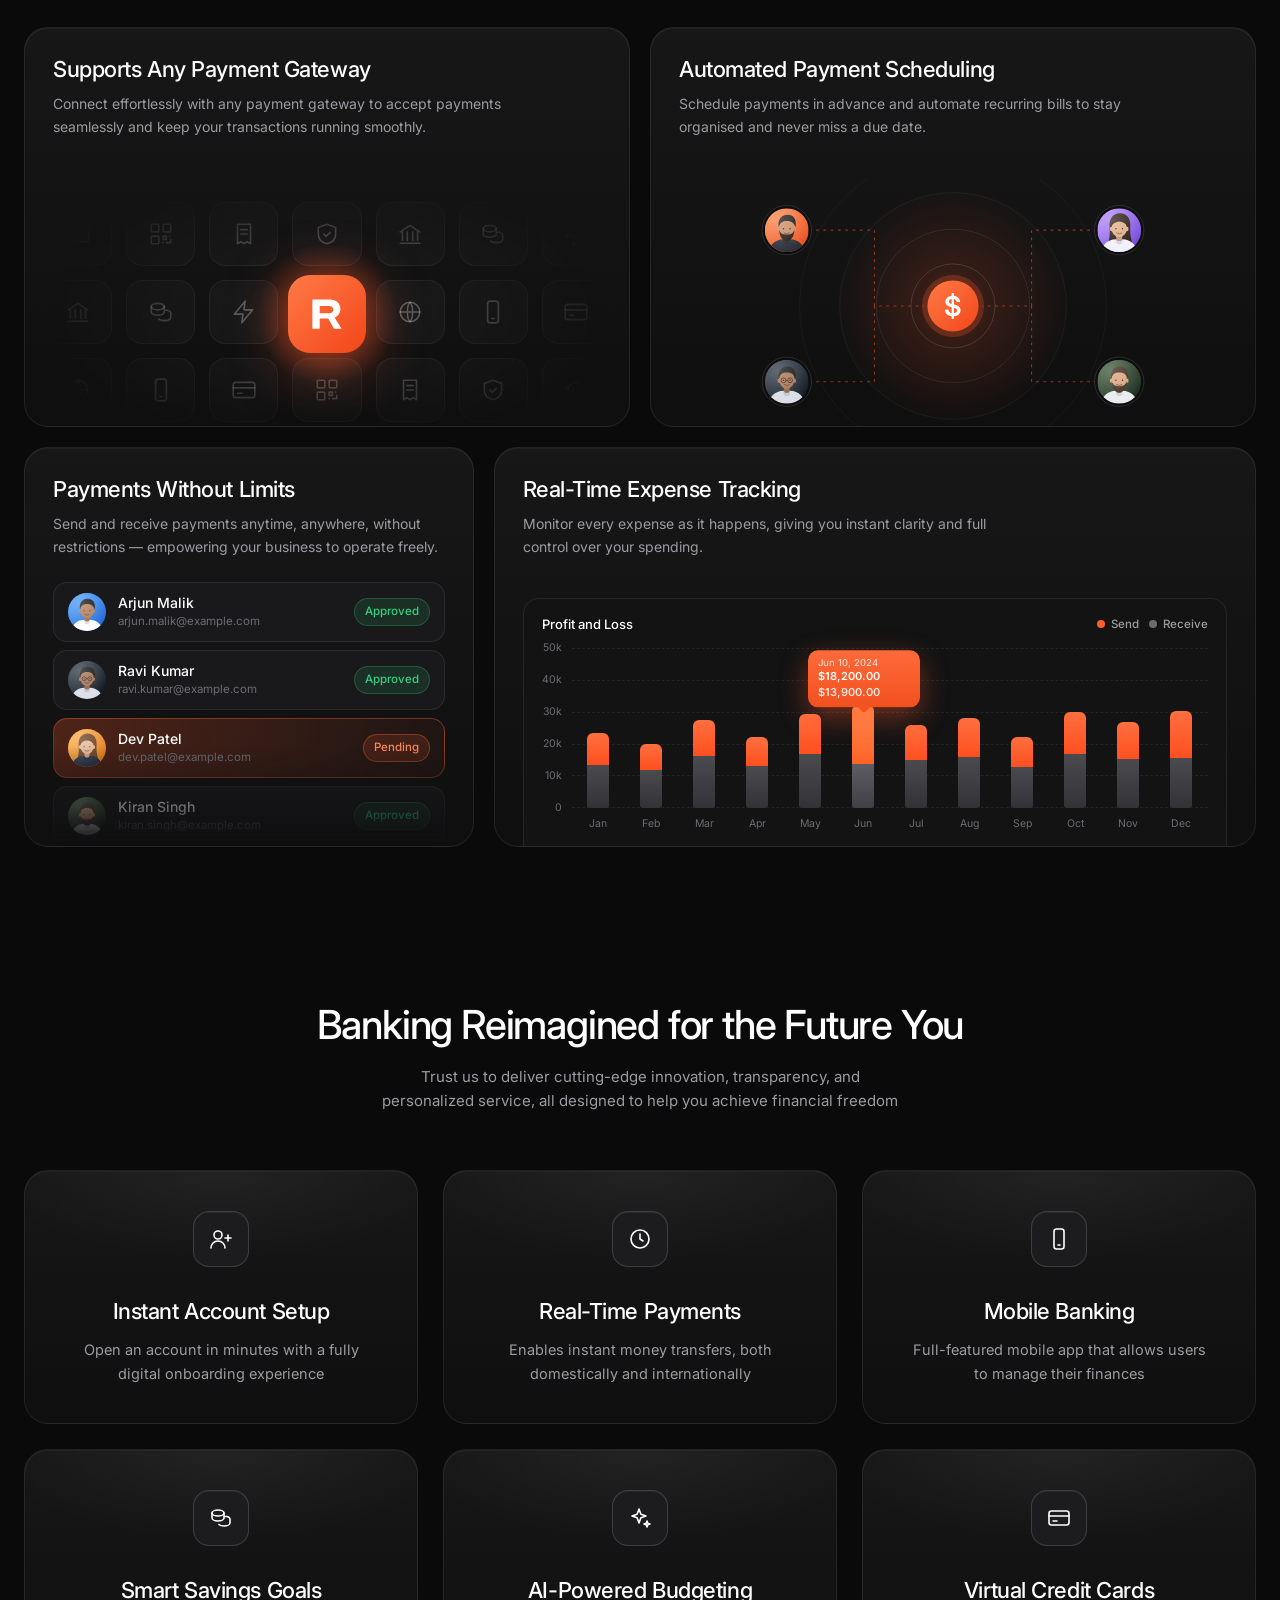
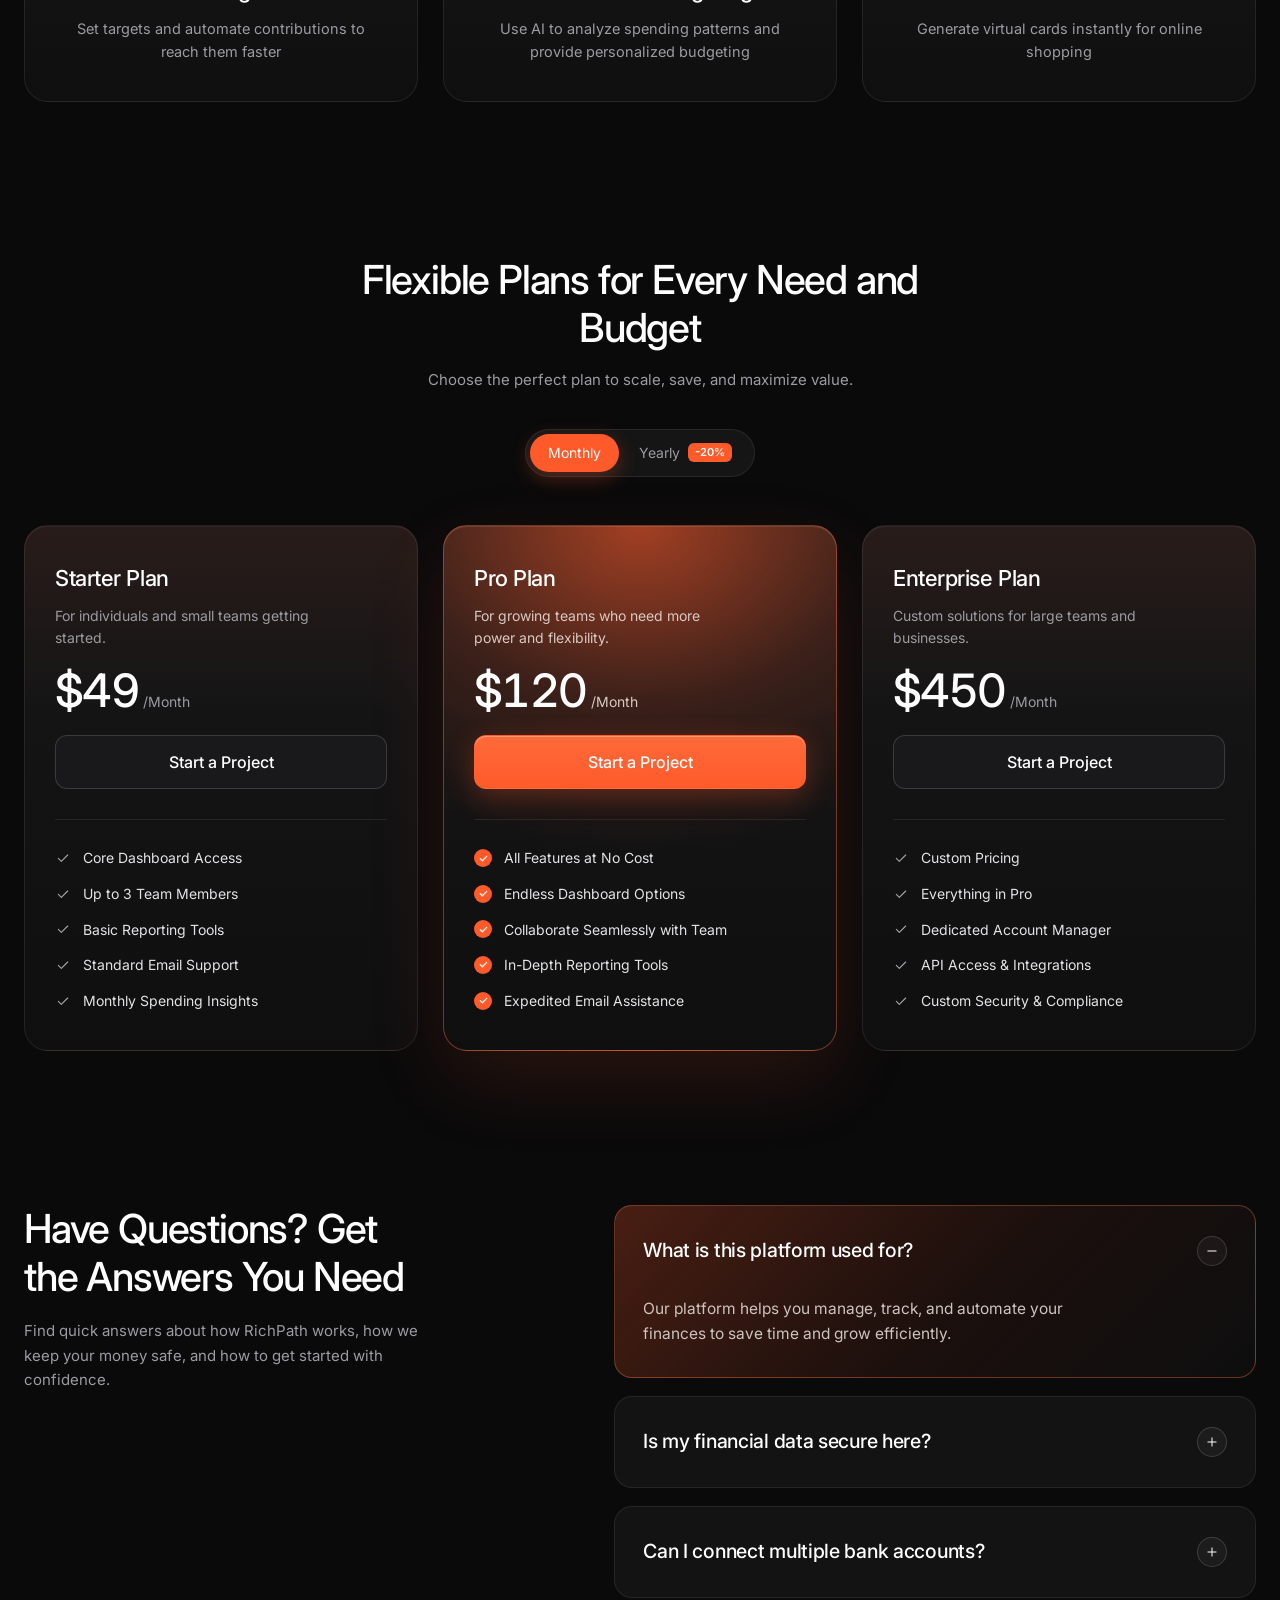
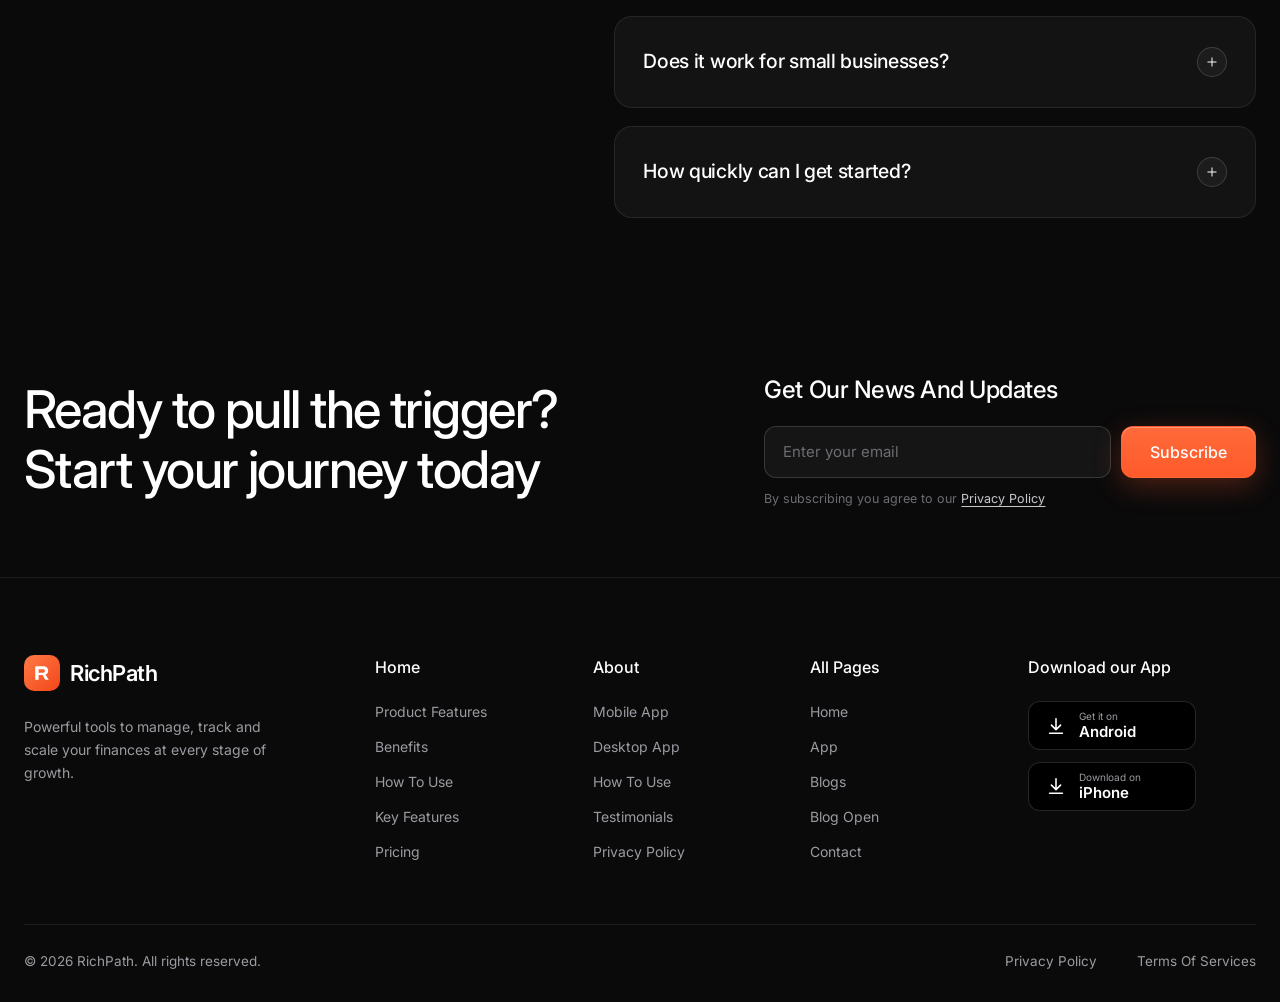
<file: richpath-standalone.html>
<!doctype html>
<html lang="en">

<head>
  <meta charset="utf-8">
  <meta name="viewport" content="width=device-width, initial-scale=1">
  <title>RichPath — Finance That Grows with Your Ambition</title>
  <meta name="description"
    content="Powerful tools to manage, track and scale your finances seamlessly. Designed to support your goals at every stage of growth.">
  <meta name="theme-color" content="#0a0a0b">
  <link rel="icon"
    href="data:image/svg+xml,%3Csvg xmlns='http://www.w3.org/2000/svg' viewBox='0 0 32 32'%3E%3Crect width='32' height='32' rx='9' fill='%23ff5a2a'/%3E%3Cpath fill='%23fff' fill-rule='evenodd' d='M10 22V10h7.2c2.6 0 4.3 1.6 4.3 3.9 0 1.6-.9 2.9-2.4 3.5L22 22h-3.1l-2.4-4.2H13V22zm3-9.3v3h3.9c1 0 1.7-.6 1.7-1.5s-.7-1.5-1.7-1.5z'/%3E%3C/svg%3E">
  <link rel="preconnect" href="https://fonts.googleapis.com">
  <link rel="preconnect" href="https://fonts.gstatic.com" crossorigin>
  <link href="https://fonts.googleapis.com/css2?family=Inter:opsz,wght@14..32,400;14..32,500;14..32,600&display=swap"
    rel="stylesheet">
  <style>
    /* =========================================================
   RichPath — landing page
   1. Tokens  2. Base  3. Buttons/atoms  4. Header  5. Hero
   6. Dashboard  7. Trusted  8. Sections  9. Bento  10. Features
   11. Pricing  12. FAQ  13. CTA  14. Footer  15. Charts
   16. Modals/Toast  17. Responsive
   ========================================================= */

    /* ---------- 1. Tokens ---------- */
    :root {
      --bg: #0a0a0b;
      --surface: #121213;
      --surface-2: #171718;
      --surface-3: #1e1e20;
      --line: rgba(255, 255, 255, .08);
      --line-2: rgba(255, 255, 255, .15);
      --text: #fff;
      --muted: #9b9ba1;
      --muted-2: #6c6c72;
      --accent: #ff5a2a;
      --accent-2: #ff7a45;
      --accent-deep: #f2461a;
      --accent-soft: rgba(255, 90, 42, .14);
      --green: #35d07f;

      --font: "Inter", "Inter Display", system-ui, -apple-system, "Segoe UI", Roboto, "Helvetica Neue", Arial, sans-serif;

      --container: 1240px;
      --gutter: 24px;

      --r-sm: 10px;
      --r-md: 16px;
      --r-lg: 24px;
      --r-pill: 999px;

      --fs-h1: clamp(2.125rem, 1.2rem + 4vw, 4.75rem);
      --fs-h2: clamp(1.75rem, 1.1rem + 2vw, 2.5rem);
      --fs-h3: clamp(1.125rem, 1rem + .5vw, 1.375rem);
      --section-y: clamp(56px, 6vw, 84px);
      --head-gap: clamp(36px, 4.4vw, 60px);

      --card-bg: linear-gradient(180deg, #171718 0%, #0f0f10 100%);
      --ease: cubic-bezier(.2, .7, .2, 1);
    }

    /* ---------- 2. Base ---------- */
    *,
    *::before,
    *::after {
      box-sizing: border-box;
    }

    html {
      scroll-behavior: smooth;
      -webkit-text-size-adjust: 100%;
    }

    body {
      margin: 0;
      font-family: var(--font);
      font-size: 16px;
      line-height: 1.5;
      color: var(--text);
      background: var(--bg);
      -webkit-font-smoothing: antialiased;
      text-rendering: optimizeLegibility;
      overflow-x: clip;
    }

    img,
    svg {
      display: block;
      max-width: 100%;
    }

    h1,
    h2,
    h3,
    h4,
    p,
    ul {
      margin: 0;
      padding: 0;
    }

    ul {
      list-style: none;
    }

    a {
      color: inherit;
      text-decoration: none;
    }

    button {
      font: inherit;
      color: inherit;
      background: none;
      border: 0;
      cursor: pointer;
      padding: 0;
    }

    input {
      font: inherit;
      color: inherit;
    }

    section[id],
    footer[id],
    div[id="app"] {
      scroll-margin-top: 90px;
    }

    :focus-visible {
      outline: 2px solid var(--accent-2);
      outline-offset: 3px;
      border-radius: 6px;
    }

    .container {
      width: min(100% - 2 * var(--gutter), var(--container));
      margin-inline: auto;
    }

    .skip-link {
      position: absolute;
      left: 16px;
      top: -60px;
      z-index: 100;
      background: var(--accent);
      color: #fff;
      padding: 10px 16px;
      border-radius: 10px;
      transition: top .2s;
    }

    .skip-link:focus {
      top: 12px;
    }

    .ic {
      width: 20px;
      height: 20px;
      fill: none;
      stroke: currentColor;
      stroke-width: 1.7;
      stroke-linecap: round;
      stroke-linejoin: round;
      flex: none;
    }

    .ic--fill {
      fill: currentColor;
      stroke: none;
      width: 14px;
      height: 14px;
    }

    /* ---------- 3. Buttons / atoms ---------- */
    .btn {
      display: inline-flex;
      align-items: center;
      justify-content: center;
      gap: 10px;
      height: 54px;
      padding: 0 28px;
      min-width: 175px;
      border-radius: 12px;
      font-size: 16px;
      font-weight: 500;
      line-height: 1;
      white-space: nowrap;
      border: 1px solid transparent;
      transition: transform .2s var(--ease), background .2s, border-color .2s, box-shadow .2s;
    }

    .btn:active {
      transform: translateY(1px) scale(.99);
    }

    .btn--primary {
      background: linear-gradient(180deg, #ff6a3a 0%, #ff5a2a 100%);
      color: #fff;
      box-shadow: inset 0 1px 0 rgba(255, 255, 255, .3), 0 8px 28px rgba(255, 90, 42, .28);
    }

    .btn--primary:hover {
      background: linear-gradient(180deg, #ff7747 0%, #ff6334 100%);
      box-shadow: inset 0 1px 0 rgba(255, 255, 255, .3), 0 10px 34px rgba(255, 90, 42, .42);
    }

    .btn--dark {
      background: #19191b;
      border-color: var(--line-2);
      color: #fff;
    }

    .btn--dark:hover {
      background: #222225;
      border-color: rgba(255, 255, 255, .25);
    }

    .btn--ghost {
      border-color: var(--line-2);
    }

    .btn--pill {
      border-radius: var(--r-pill);
      height: 46px;
      min-width: 0;
      padding: 0 28px;
      font-size: 15px;
    }

    .btn--block {
      width: 100%;
    }

    .badge {
      display: inline-flex;
      align-items: center;
      gap: 8px;
      height: 30px;
      padding: 0 14px;
      border-radius: var(--r-pill);
      background: rgba(255, 255, 255, .05);
      border: 1px solid var(--line);
      font-size: 12.5px;
      color: #e6e6e8;
      margin-bottom: 16px;
    }

    .badge__dot {
      width: 6px;
      height: 6px;
      border-radius: 50%;
      background: var(--accent);
      box-shadow: 0 0 8px var(--accent);
    }

    .logo {
      display: inline-flex;
      align-items: center;
      gap: 10px;
    }

    .logo__mark {
      width: 36px;
      height: 36px;
      flex: none;
    }

    .logo__text {
      font-size: 22px;
      font-weight: 600;
      letter-spacing: -.02em;
    }

    .logo--sm .logo__mark {
      width: 24px;
      height: 24px;
    }

    .logo--sm .logo__text {
      font-size: 15px;
    }

    .dot {
      display: inline-block;
      width: 8px;
      height: 8px;
      border-radius: 50%;
      margin: 0 6px 0 10px;
    }

    .dot:first-child {
      margin-left: 0;
    }

    .dot--send {
      background: var(--accent);
    }

    .dot--recv {
      background: #6a6a70;
    }

    .legend {
      display: inline-flex;
      align-items: center;
      font-size: 11.5px;
      color: var(--muted);
    }

    /* ---------- 4. Header ---------- */
    .site-header {
      position: sticky;
      top: 0;
      z-index: 60;
      transition: background .25s, border-color .25s, backdrop-filter .25s;
      border-bottom: 1px solid transparent;
    }

    .site-header.is-scrolled {
      background: rgba(10, 10, 11, .78);
      backdrop-filter: blur(16px);
      -webkit-backdrop-filter: blur(16px);
      border-bottom-color: var(--line);
    }

    .nav {
      height: 94px;
      display: grid;
      grid-template-columns: 1fr auto 1fr;
      align-items: center;
    }

    .nav__links {
      display: flex;
      align-items: center;
      gap: 40px;
      font-size: 16px;
    }

    .nav__links>a {
      color: #d9d9dc;
      transition: color .2s;
      padding: 6px 0;
      position: relative;
    }

    .nav__links>a:hover {
      color: #fff;
    }

    .nav__links>a.is-active {
      color: var(--accent);
    }

    .nav__links-mobile-actions {
      display: none;
    }

    .nav__actions {
      justify-self: end;
      display: flex;
      align-items: center;
      gap: 32px;
    }

    .nav__login {
      font-size: 16px;
      color: #e8e8ea;
      transition: color .2s;
    }

    .nav__login:hover {
      color: #fff;
    }

    .nav__toggle {
      display: none;
      width: 44px;
      height: 44px;
      border-radius: 12px;
      border: 1px solid var(--line-2);
      background: #151516;
      place-items: center;
      justify-self: end;
    }

    .nav__toggle .ic--close {
      display: none;
    }

    .site-header.is-open .nav__toggle .ic--menu {
      display: none;
    }

    .site-header.is-open .nav__toggle .ic--close {
      display: block;
    }

    /* ---------- 5. Hero ---------- */
    .hero {
      position: relative;
      overflow-x: clip;
      text-align: center;
      padding-bottom: 0;
    }

    .hero::before {
      content: "";
      position: absolute;
      inset: -94px 0 auto 0;
      height: 760px;
      pointer-events: none;
      background:
        radial-gradient(52% 46% at 50% 55%, rgba(255, 90, 42, .09), transparent 70%),
        radial-gradient(90% 60% at 50% 0%, rgba(255, 255, 255, .03), transparent 70%);
    }

    .hero__inner {
      position: relative;
      padding-top: 56px;
      display: flex;
      flex-direction: column;
      align-items: center;
    }

    .hero__title {
      font-size: var(--fs-h1);
      font-weight: 500;
      line-height: 1.18;
      letter-spacing: -.032em;
      max-width: 12.6em;
    }

    .hero__lead {
      margin-top: 16px;
      max-width: 36em;
      color: var(--muted);
      font-size: 16px;
      line-height: 1.5;
    }

    .hero__cta {
      margin-top: 28px;
      display: flex;
      gap: 14px;
      flex-wrap: wrap;
      justify-content: center;
    }

    .hero__stage {
      position: relative;
      margin-top: 104px;
    }

    .hero__arc {
      position: absolute;
      left: 50%;
      top: -74px;
      width: min(1100px, 118%);
      height: 150px;
      transform: translateX(-50%);
      z-index: 0;
      pointer-events: none;
      overflow: visible;
    }

    /* ---------- 6. Dashboard preview ---------- */
    .dash {
      position: relative;
      z-index: 1;
      max-width: 1195px;
      margin-inline: auto;
      height: 556px;
      overflow: hidden;
      text-align: left;
      border: 1px solid rgba(255, 255, 255, .11);
      border-bottom: 0;
      border-radius: 24px 24px 0 0;
      background: linear-gradient(180deg, #151516 0%, #0e0e0f 100%);
      box-shadow: 0 -30px 90px rgba(255, 90, 42, .13), inset 0 1px 0 rgba(255, 255, 255, .06);
      -webkit-mask-image: linear-gradient(#000 78%, transparent 100%);
      mask-image: linear-gradient(#000 78%, transparent 100%);
      user-select: none;
    }

    .dash::before {
      content: "";
      position: absolute;
      left: 12%;
      right: 12%;
      top: -1px;
      height: 1px;
      background: linear-gradient(90deg, transparent, rgba(255, 140, 90, .9), transparent);
      z-index: 2;
    }

    .dash__top {
      display: grid;
      grid-template-columns: 1fr auto 1fr;
      align-items: center;
      height: 74px;
      padding: 0 28px;
      border-bottom: 1px solid var(--line);
    }

    .dash__tabs {
      display: flex;
      gap: 4px;
      font-size: 13px;
      color: var(--muted);
    }

    .dash__tabs span {
      padding: 8px 15px;
      border-radius: var(--r-pill);
    }

    .dash__tabs .is-active {
      background: #232325;
      color: #fff;
    }

    .dash__tools {
      justify-self: end;
      display: flex;
      align-items: center;
      gap: 12px;
    }

    .dash__icon {
      position: relative;
      width: 36px;
      height: 36px;
      display: grid;
      place-items: center;
      border-radius: 50%;
      border: 1px solid var(--line);
      color: #cfcfd3;
    }

    .dash__icon .ic {
      width: 16px;
      height: 16px;
    }

    .dash__icon--dot::after {
      content: "";
      position: absolute;
      top: 8px;
      right: 9px;
      width: 6px;
      height: 6px;
      border-radius: 50%;
      background: var(--accent);
      border: 1px solid #151516;
    }

    .dash__user {
      display: flex;
      align-items: center;
      gap: 10px;
      padding-left: 6px;
    }

    .dash__user img {
      width: 32px;
      height: 32px;
      border-radius: 50%;
    }

    .dash__user b {
      display: block;
      font-size: 12.5px;
      font-weight: 500;
      line-height: 1.2;
    }

    .dash__user small {
      display: block;
      font-size: 10.5px;
      color: var(--muted-2);
      line-height: 1.3;
    }

    .dash__body {
      display: grid;
      grid-template-columns: 76px 1fr;
    }

    .dash__side {
      display: flex;
      flex-direction: column;
      align-items: center;
      gap: 6px;
      padding-top: 30px;
      border-right: 1px solid var(--line);
      min-height: 480px;
    }

    .dash__side span {
      width: 40px;
      height: 40px;
      display: grid;
      place-items: center;
      border-radius: 12px;
      color: #77777d;
    }

    .dash__side .is-active {
      background: #232325;
      color: #fff;
    }

    .dash__side .ic {
      width: 18px;
      height: 18px;
    }

    .dash__main {
      padding: 26px 28px 0 28px;
      min-width: 0;
    }

    .dash__hello {
      font-size: 32px;
      font-weight: 500;
      letter-spacing: -.025em;
      line-height: 1.2;
    }

    .dash__sub {
      margin-top: 6px;
      font-size: 13.5px;
      color: var(--muted-2);
    }

    .dash__grid {
      margin-top: 24px;
      display: grid;
      grid-template-columns: 1fr 1.08fr 1.15fr;
      gap: 16px;
      align-items: stretch;
    }

    .d-card {
      background: #171718;
      border: 1px solid rgba(255, 255, 255, .07);
      border-radius: 16px;
      padding: 18px;
      min-width: 0;
    }

    .chip {
      display: inline-flex;
      align-items: center;
      gap: 6px;
      font-size: 11.5px;
      padding: 4px 8px 4px 6px;
      border-radius: var(--r-pill);
      background: #232325;
      color: #e4e4e6;
    }

    .chip .ic {
      width: 12px;
      height: 12px;
    }

    .chip__flag {
      width: 14px;
      height: 14px;
      border-radius: 50%;
      background: linear-gradient(180deg, #3c5bd6 0 38%, #fff 38% 50%, #e5413b 50% 100%);
    }

    .chip--ghost {
      background: transparent;
      border: 1px solid var(--line);
      padding-left: 10px;
      color: var(--muted);
    }

    .d-balance {
      display: flex;
      flex-direction: column;
      background: linear-gradient(180deg, #1a1a1b, #141415);
    }

    .d-balance__head {
      display: flex;
      justify-content: space-between;
      align-items: center;
      font-size: 13px;
      color: var(--muted);
    }

    .d-balance__amount {
      margin-top: 14px;
      font-size: 30px;
      font-weight: 500;
      letter-spacing: -.025em;
      line-height: 1.1;
    }

    .d-balance__delta {
      margin-top: 6px;
      font-size: 12px;
      color: var(--muted-2);
    }

    .d-balance__delta b {
      color: var(--green);
      font-weight: 500;
    }

    .d-balance__actions {
      margin-top: 16px;
      display: flex;
      gap: 10px;
    }

    .pill {
      display: inline-flex;
      align-items: center;
      gap: 6px;
      height: 36px;
      padding: 0 16px;
      border-radius: var(--r-pill);
      font-size: 13px;
      font-weight: 500;
    }

    .pill .ic {
      width: 14px;
      height: 14px;
    }

    .pill--light {
      background: #d9d9dc;
      color: #111;
    }

    .pill--dark {
      background: #26262a;
      color: #fff;
      border: 1px solid var(--line);
    }

    .d-list {
      margin-top: 16px;
      display: grid;
      gap: 10px;
      -webkit-mask-image: linear-gradient(#000 25%, transparent 100%);
      mask-image: linear-gradient(#000 25%, transparent 100%);
    }

    .d-list li {
      display: grid;
      grid-template-columns: 28px 1fr auto;
      gap: 10px;
      align-items: center;
      font-size: 12.5px;
      color: #cfcfd3;
    }

    .d-list b {
      font-weight: 500;
      font-size: 12.5px;
    }

    .d-list__ic {
      width: 28px;
      height: 28px;
      display: grid;
      place-items: center;
      border-radius: 8px;
      background: #232325;
      color: #bdbdc2;
    }

    .d-list__ic .ic {
      width: 14px;
      height: 14px;
    }

    .d-stats {
      display: grid;
      grid-template-columns: 1fr 1fr;
      grid-template-rows: 134px 1fr;
      gap: 12px;
    }

    .d-stat {
      display: flex;
      flex-direction: column;
      justify-content: space-between;
      padding: 16px;
    }

    .d-stat__label {
      display: flex;
      justify-content: space-between;
      align-items: center;
      font-size: 12px;
      color: var(--muted);
    }

    .d-stat__arrow {
      width: 22px;
      height: 22px;
      display: grid;
      place-items: center;
      border-radius: 50%;
      background: rgba(255, 255, 255, .08);
      font-style: normal;
    }

    .d-stat__arrow .ic {
      width: 11px;
      height: 11px;
    }

    .d-stat b {
      font-size: 30px;
      font-weight: 500;
      letter-spacing: -.025em;
      line-height: 1;
    }

    .d-stat small {
      font-size: 11px;
      color: var(--muted-2);
      margin-top: 8px;
      display: block;
    }

    .d-stat--accent {
      background: radial-gradient(120% 90% at 20% 0%, #ff8a58 0%, #ff5a2a 45%, #e8431a 100%);
      border-color: rgba(255, 255, 255, .22);
      box-shadow: 0 14px 40px rgba(255, 90, 42, .3), inset 0 1px 0 rgba(255, 255, 255, .35);
      color: #fff;
    }

    .d-stat--accent .d-stat__label,
    .d-stat--accent small {
      color: rgba(255, 255, 255, .8);
    }

    .d-stat--accent .d-stat__arrow {
      background: rgba(255, 255, 255, .22);
    }

    .d-stat--sm {
      padding: 14px 16px;
    }

    .d-stat--sm b {
      font-size: 22px;
      margin-top: 10px;
    }

    .d-chart {
      display: flex;
      flex-direction: column;
      background: linear-gradient(180deg, #1a1a1b, #141415);
    }

    .d-chart__head {
      display: flex;
      justify-content: space-between;
      align-items: center;
      font-size: 14px;
      font-weight: 500;
    }

    .d-chart__sub {
      margin-top: 12px;
      display: flex;
      justify-content: space-between;
      font-size: 11.5px;
      color: var(--muted);
    }

    .d-chart .chart {
      margin-top: 12px;
      flex: 1;
      min-height: 120px;
    }

    /* ---------- 7. Trusted ---------- */
    .trusted {
      padding-top: 44px;
      padding-bottom: 66px;
      text-align: center;
    }

    .trusted__title {
      font-size: clamp(1.25rem, 1rem + 1.1vw, 1.75rem);
      font-weight: 500;
      letter-spacing: -.02em;
      line-height: 1.25;
    }

    .logos {
      margin: 40px auto 0;
      max-width: 1120px;
      display: flex;
      flex-wrap: wrap;
      align-items: center;
      justify-content: space-between;
      gap: 24px 32px;
      color: #77777c;
    }

    .brand {
      display: inline-flex;
      align-items: center;
      gap: 8px;
      filter: saturate(0);
      opacity: .9;
      transition: color .25s, opacity .25s;
    }

    .brand:hover {
      color: #b9b9be;
    }

    .brand svg {
      height: 26px;
      width: auto;
    }

    .brand__name {
      font-size: 22px;
      font-weight: 600;
      letter-spacing: -.03em;
      line-height: 1;
    }

    .brand__name--lg {
      font-size: 23px;
    }

    .brand__name--heavy {
      font-weight: 700;
      letter-spacing: -.045em;
      font-size: 24px;
    }

    .brand__name--wide {
      font-weight: 600;
      letter-spacing: .12em;
      font-size: 20px;
    }

    .brand__name--italic {
      font-style: italic;
      font-weight: 700;
      letter-spacing: -.04em;
    }

    /* ---------- 8. Sections ---------- */
    .section {
      padding-block: var(--section-y);
    }

    .section__head {
      text-align: center;
      margin: 0 auto var(--head-gap);
      max-width: 860px;
    }

    .section__head h2,
    .faq__head h2,
    .cta h2 {
      font-size: var(--fs-h2);
      font-weight: 500;
      letter-spacing: -.03em;
      line-height: 1.2;
      text-wrap: balance;
    }

    .section__head p {
      margin: 16px auto 0;
      max-width: 40em;
      color: var(--muted);
      font-size: 15px;
      line-height: 1.65;
      text-wrap: balance;
    }

    .section__head--narrow {
      max-width: 660px;
      margin-bottom: 36px;
    }

    .section__head--narrow h2 {
      text-wrap: wrap;
    }

    .card {
      position: relative;
      overflow: hidden;
      background: var(--card-bg);
      border: 1px solid var(--line);
      border-radius: var(--r-lg);
      box-shadow: inset 0 1px 0 rgba(255, 255, 255, .04);
      transition: border-color .3s, transform .3s var(--ease);
    }

    /* ---------- 9. Bento ---------- */
    .bento {
      display: grid;
      grid-template-columns: repeat(24, 1fr);
      gap: 20px;
    }

    .bento__card {
      padding: 28px 28px 0;
      display: flex;
      flex-direction: column;
      min-height: 400px;
      min-width: 0;
    }

    .bento__gateway,
    .bento__schedule {
      grid-column: span 12;
    }

    .bento__limits {
      grid-column: span 9;
    }

    .bento__track {
      grid-column: span 15;
    }

    .bento__card:hover {
      border-color: var(--line-2);
    }

    .bento__copy h3 {
      font-size: var(--fs-h3);
      font-weight: 500;
      letter-spacing: -.02em;
      line-height: 1.25;
    }

    .bento__copy p {
      margin-top: 10px;
      color: var(--muted);
      font-size: 14px;
      line-height: 1.6;
      max-width: 34em;
    }

    /* gateway */
    .gw {
      position: relative;
      margin: auto -10px 0;
      height: 224px;
    }

    .gw__grid {
      display: grid;
      grid-template-columns: repeat(7, 1fr);
      grid-template-rows: repeat(3, 64px);
      gap: 14px;
      height: 100%;
      -webkit-mask-image: radial-gradient(ellipse 62% 78% at 50% 50%, #000 20%, transparent 85%);
      mask-image: radial-gradient(ellipse 62% 78% at 50% 50%, #000 20%, transparent 85%);
    }

    .gw__tile {
      display: grid;
      place-items: center;
      border-radius: 16px;
      background: rgba(255, 255, 255, .035);
      border: 1px solid rgba(255, 255, 255, .07);
      color: rgba(255, 255, 255, .3);
    }

    .gw__tile .ic {
      width: 26px;
      height: 26px;
      stroke-width: 1.5;
    }

    .gw__core {
      position: absolute;
      left: 50%;
      top: 50%;
      width: 78px;
      height: 78px;
      transform: translate(-50%, -50%);
    }

    .gw__core::before {
      content: "";
      position: absolute;
      inset: -34px;
      border-radius: 50%;
      background: radial-gradient(circle, rgba(255, 90, 42, .5), transparent 68%);
    }

    .gw__core svg {
      position: relative;
      width: 100%;
      height: 100%;
      filter: drop-shadow(0 10px 28px rgba(255, 90, 42, .55));
    }

    /* orbit */
    .orbit {
      width: 100%;
      height: auto;
      margin-top: auto;
    }

    .orbit__lines path {
      animation: dash 2.2s linear infinite;
    }

    @keyframes dash {
      to {
        stroke-dashoffset: -16;
      }
    }

    /* people */
    .people {
      margin-top: 24px;
      display: grid;
      grid-template-columns: minmax(0, 1fr);
      gap: 8px;
      -webkit-mask-image: linear-gradient(#000 62%, transparent 100%);
      mask-image: linear-gradient(#000 62%, transparent 100%);
    }

    .people li {
      display: flex;
      align-items: center;
      gap: 12px;
      padding: 10px 14px;
      border-radius: 14px;
      background: #19191b;
      border: 1px solid var(--line);
    }

    .people li.is-pending {
      background: linear-gradient(90deg, rgba(255, 90, 42, .26), rgba(255, 90, 42, .06));
      border-color: rgba(255, 110, 60, .35);
    }

    .people img {
      width: 38px;
      height: 38px;
      border-radius: 50%;
      flex: none;
    }

    .people__who {
      display: flex;
      flex-direction: column;
      min-width: 0;
      flex: 1;
    }

    .people__who b {
      font-size: 14px;
      font-weight: 500;
      line-height: 1.3;
    }

    .people__who small {
      font-size: 11.5px;
      color: var(--muted-2);
      overflow: hidden;
      text-overflow: ellipsis;
      white-space: nowrap;
    }

    .status {
      font-size: 11.5px;
      padding: 4px 10px;
      border-radius: var(--r-pill);
      font-weight: 500;
      flex: none;
    }

    .status--ok {
      color: var(--green);
      background: rgba(53, 208, 127, .12);
      border: 1px solid rgba(53, 208, 127, .25);
    }

    .status--wait {
      color: #ff8a5c;
      background: rgba(255, 90, 42, .14);
      border: 1px solid rgba(255, 110, 60, .35);
    }

    /* tracking panel */
    .panel {
      min-width: 0;
      margin-top: auto;
      background: #131314;
      border: 1px solid var(--line);
      border-bottom: 0;
      border-radius: 16px 16px 0 0;
      padding: 16px 18px 14px;
    }

    .panel__head {
      display: flex;
      flex-wrap: wrap;
      gap: 6px 12px;
      justify-content: space-between;
      align-items: center;
      font-size: 13px;
      font-weight: 500;
    }

    .panel .chart {
      margin-top: 14px;
      height: 184px;
    }

    /* ---------- 10. Feature cards ---------- */
    .features {
      display: grid;
      grid-template-columns: repeat(3, 1fr);
      gap: 25px;
    }

    .feature {
      padding: 40px 32px 38px;
      text-align: center;
      display: flex;
      flex-direction: column;
      align-items: center;
    }

    .feature::before {
      content: "";
      position: absolute;
      inset: 0 0 auto 0;
      height: 90px;
      background: radial-gradient(60% 100% at 50% 0%, rgba(255, 255, 255, .05), transparent);
      pointer-events: none;
      transition: background .3s;
    }

    .feature:hover {
      border-color: rgba(255, 110, 60, .35);
      transform: translateY(-3px);
    }

    .feature:hover::before {
      background: radial-gradient(60% 100% at 50% 0%, rgba(255, 90, 42, .22), transparent);
    }

    .feature__icon {
      position: relative;
      width: 56px;
      height: 56px;
      display: grid;
      place-items: center;
      border-radius: 16px;
      background: #1c1c1e;
      border: 1px solid var(--line-2);
      box-shadow: inset 0 1px 0 rgba(255, 255, 255, .06);
    }

    .feature__icon .ic {
      width: 24px;
      height: 24px;
      stroke-width: 1.6;
    }

    .feature h3 {
      margin-top: 28px;
      font-size: var(--fs-h3);
      font-weight: 500;
      letter-spacing: -.02em;
    }

    .feature p {
      margin-top: 10px;
      max-width: 21em;
      color: var(--muted);
      font-size: 14.5px;
      line-height: 1.6;
    }

    /* ---------- 11. Pricing ---------- */
    .billing {
      display: flex;
      width: fit-content;
      margin: 0 auto 48px;
      padding: 4px;
      gap: 2px;
      border-radius: var(--r-pill);
      background: #151516;
      border: 1px solid var(--line);
    }

    .billing__btn {
      display: inline-flex;
      align-items: center;
      gap: 8px;
      height: 38px;
      padding: 0 18px;
      border-radius: var(--r-pill);
      font-size: 14px;
      color: var(--muted);
      transition: background .25s, color .25s;
    }

    .billing__btn:hover {
      color: #fff;
    }

    .billing__btn.is-active {
      background: var(--accent);
      color: #fff;
      box-shadow: 0 6px 20px rgba(255, 90, 42, .3);
    }

    .billing__save {
      font-size: 11px;
      font-weight: 600;
      padding: 3px 7px;
      border-radius: 6px;
      background: var(--accent);
      color: #fff;
      line-height: 1.2;
    }

    .billing__btn.is-active .billing__save {
      background: rgba(0, 0, 0, .28);
    }

    .plans {
      display: grid;
      grid-template-columns: repeat(3, 1fr);
      gap: 25px;
      align-items: stretch;
    }

    .plan {
      padding: 36px 30px 40px;
      display: flex;
      flex-direction: column;
      background: linear-gradient(180deg, rgba(255, 90, 42, .075) 0%, rgba(255, 90, 42, 0) 36%), var(--card-bg);
    }

    .plan:hover {
      border-color: var(--line-2);
    }

    .plan h3 {
      font-size: var(--fs-h3);
      font-weight: 500;
      letter-spacing: -.02em;
    }

    .plan__desc {
      margin-top: 10px;
      min-height: 44px;
      color: var(--muted);
      font-size: 14px;
      line-height: 1.6;
      max-width: 19em;
    }

    .plan__price {
      margin: 18px 0 22px;
      display: flex;
      align-items: baseline;
      gap: 4px;
    }

    .plan__amount {
      font-size: 46px;
      font-weight: 500;
      letter-spacing: -.035em;
      line-height: 1;
      font-variant-numeric: tabular-nums;
    }

    .plan__per {
      font-size: 14px;
      color: var(--muted);
    }

    .plan__list {
      margin-top: 30px;
      padding-top: 28px;
      border-top: 1px solid var(--line);
      display: grid;
      gap: 16px;
    }

    .plan__list li {
      display: flex;
      align-items: center;
      gap: 12px;
      font-size: 14px;
      color: #e3e3e6;
      line-height: 1.4;
    }

    .plan__list li i {
      width: 18px;
      height: 18px;
      border-radius: 50%;
      background: var(--accent);
      display: grid;
      place-items: center;
      flex: none;
    }

    .plan__list li i .ic {
      width: 11px;
      height: 11px;
      stroke-width: 2.6;
      color: #fff;
    }

    .plan__list--plain li .ic {
      width: 16px;
      height: 16px;
      color: #a2a2a8;
    }

    .plan--featured {
      background: radial-gradient(110% 62% at 50% 0%, rgba(255, 90, 42, .6) 0%, rgba(255, 90, 42, .16) 55%, rgba(255, 90, 42, 0) 100%), var(--card-bg);
      border-color: rgba(255, 120, 70, .4);
      box-shadow: 0 30px 80px rgba(255, 90, 42, .12), inset 0 1px 0 rgba(255, 255, 255, .1);
    }

    .plan--featured .plan__desc,
    .plan--featured .plan__per {
      color: #d8c9c3;
    }

    /* ---------- 12. FAQ ---------- */
    .faq__inner {
      display: grid;
      grid-template-columns: minmax(0, 1fr) minmax(0, 1.25fr);
      gap: clamp(32px, 6vw, 90px);
      align-items: start;
    }

    .faq__head {
      position: sticky;
      top: 120px;
    }

    .faq__head h2 {
      max-width: 11em;
      text-wrap: balance;
    }

    .faq__head p {
      margin-top: 18px;
      color: var(--muted);
      font-size: 15px;
      line-height: 1.65;
      max-width: 27em;
    }

    .accordion {
      display: grid;
      gap: 18px;
    }

    .acc {
      border-radius: 18px;
      background: #131314;
      border: 1px solid var(--line);
      transition: background .35s, border-color .35s;
    }

    .acc:hover {
      border-color: var(--line-2);
    }

    .acc.is-open {
      background: linear-gradient(135deg, rgba(255, 90, 42, .26) 0%, rgba(255, 90, 42, .07) 55%, rgba(255, 255, 255, .02) 100%);
      border-color: rgba(255, 120, 70, .35);
    }

    .acc h3 {
      font-size: inherit;
      font-weight: inherit;
    }

    .acc__btn {
      display: flex;
      align-items: center;
      justify-content: space-between;
      gap: 20px;
      width: 100%;
      padding: 30px 28px;
      text-align: left;
      font-size: clamp(1rem, .9rem + .4vw, 1.25rem);
      font-weight: 500;
      letter-spacing: -.015em;
      line-height: 1.3;
    }

    .acc__icon {
      width: 30px;
      height: 30px;
      border-radius: 50%;
      border: 1px solid var(--line-2);
      display: grid;
      place-items: center;
      flex: none;
      background: rgba(255, 255, 255, .04);
    }

    .acc__icon .ic {
      width: 14px;
      height: 14px;
      grid-area: 1 / 1;
    }

    .acc__icon .ic--minus {
      display: none;
    }

    .acc.is-open .acc__icon .ic--plus {
      display: none;
    }

    .acc.is-open .acc__icon .ic--minus {
      display: block;
    }

    .acc__panel {
      display: grid;
      grid-template-rows: 0fr;
      transition: grid-template-rows .4s var(--ease);
    }

    .acc__panel>div {
      overflow: hidden;
      visibility: hidden;
      transition: visibility 0s .4s;
    }

    .acc.is-open .acc__panel>div {
      visibility: visible;
      transition-delay: 0s;
    }

    .acc.is-open .acc__panel {
      grid-template-rows: 1fr;
    }

    .acc__panel p {
      padding: 0 28px 30px;
      max-width: 34em;
      color: #cdc3bf;
      font-size: 15.5px;
      line-height: 1.65;
    }

    /* ---------- 13. CTA / newsletter ---------- */
    .cta {
      padding-block: var(--section-y) calc(var(--section-y) * .9);
    }

    .cta__inner {
      display: grid;
      grid-template-columns: minmax(0, 1.35fr) minmax(0, 1fr);
      gap: clamp(32px, 6vw, 80px);
      align-items: center;
    }

    .cta h2 {
      font-size: clamp(2rem, 1.2rem + 2.8vw, 3.25rem);
      max-width: 12em;
      line-height: 1.15;
    }

    .news__title {
      display: block;
      font-size: clamp(1.25rem, 1.1rem + .6vw, 1.5rem);
      font-weight: 500;
      letter-spacing: -.02em;
      margin-bottom: 18px;
    }

    .news__row {
      display: flex;
      gap: 10px;
    }

    .news input {
      flex: 1;
      min-width: 0;
      height: 52px;
      padding: 0 18px;
      border-radius: 12px;
      background: #151516;
      border: 1px solid var(--line-2);
      font-size: 15px;
      transition: border-color .2s, box-shadow .2s;
    }

    .news input::placeholder {
      color: var(--muted-2);
    }

    .news input:focus {
      outline: none;
      border-color: var(--accent);
      box-shadow: 0 0 0 4px rgba(255, 90, 42, .15);
    }

    .news input.is-invalid {
      border-color: #ff4d4d;
    }

    .news .btn {
      height: 52px;
      min-width: 0;
      padding: 0 28px;
    }

    .news__msg {
      margin-top: 12px;
      font-size: 12.5px;
      color: var(--muted-2);
    }

    .news__msg a {
      color: #c9c9cd;
      text-decoration: underline;
      text-underline-offset: 3px;
    }

    .news__msg.is-ok {
      color: var(--green);
    }

    .news__msg.is-error {
      color: #ff7a6b;
    }

    /* ---------- 14. Footer ---------- */
    .footer {
      border-top: 1px solid var(--line);
      padding-top: clamp(48px, 6vw, 80px);
    }

    .footer__grid {
      display: grid;
      grid-template-columns: 1.7fr 1fr 1fr 1fr 1.2fr;
      gap: 40px;
    }

    .footer__brand p {
      margin-top: 18px;
      max-width: 18em;
      color: var(--muted);
      font-size: 14px;
      line-height: 1.65;
    }

    .footer__col h4 {
      font-size: 16px;
      font-weight: 500;
      margin-bottom: 22px;
    }

    .footer__col>a:not(.store) {
      display: block;
      width: fit-content;
      color: var(--muted);
      font-size: 14px;
      margin-bottom: 14px;
      transition: color .2s;
    }

    .footer__col>a:not(.store):hover {
      color: #fff;
    }

    .store {
      display: flex;
      align-items: center;
      gap: 12px;
      width: 100%;
      max-width: 168px;
      padding: 9px 16px;
      margin-bottom: 12px;
      border-radius: 12px;
      background: #000;
      border: 1px solid var(--line-2);
      transition: border-color .2s, background .2s;
    }

    .store:hover {
      border-color: rgba(255, 255, 255, .3);
      background: #0f0f10;
    }

    .store .ic {
      width: 22px;
      height: 22px;
    }

    .store span {
      display: flex;
      flex-direction: column;
      line-height: 1.15;
    }

    .store small {
      font-size: 10px;
      color: var(--muted);
    }

    .store b {
      font-size: 15px;
      font-weight: 600;
    }

    .footer__bar {
      margin-top: 48px;
      padding: 26px 0 30px;
      border-top: 1px solid var(--line);
      display: flex;
      justify-content: space-between;
      gap: 16px;
      flex-wrap: wrap;
      font-size: 13.5px;
      color: var(--muted);
    }

    .footer__legal {
      display: flex;
      gap: 40px;
    }

    .footer__legal a:hover {
      color: #fff;
    }

    /* ---------- 15. Charts ---------- */
    .chart {
      position: relative;
      display: grid;
      grid-template-columns: auto minmax(0, 1fr);
      min-width: 0;
      grid-template-rows: 1fr auto;
      column-gap: 10px;
      row-gap: 8px;
      font-size: 10.5px;
      color: var(--muted-2);
    }

    .chart__y {
      grid-row: 1;
      display: flex;
      flex-direction: column;
      justify-content: space-between;
      text-align: right;
      line-height: 1;
      margin-block: -5px;
      padding-block: 0;
    }

    .chart--mini .chart__y {
      display: none;
    }

    .chart--mini {
      grid-template-columns: minmax(0, 1fr);
    }

    .chart__plot {
      grid-row: 1;
      position: relative;
    }

    .chart__grid {
      position: absolute;
      inset: 0;
      display: flex;
      flex-direction: column;
      justify-content: space-between;
      pointer-events: none;
    }

    .chart__grid i {
      display: block;
      height: 0;
      border-top: 1px dashed rgba(255, 255, 255, .07);
    }

    .chart--mini .chart__grid {
      display: none;
    }

    .chart__cols {
      position: absolute;
      inset: 0;
      display: flex;
      align-items: stretch;
      gap: 3%;
      padding-inline: 1.5%;
    }

    .chart__col {
      flex: 1;
      min-width: 0;
      display: flex;
      align-items: flex-end;
      justify-content: center;
      border-radius: 6px;
    }

    .chart__bar {
      width: min(100%, 22px);
      display: flex;
      flex-direction: column;
      justify-content: flex-end;
      border-radius: 6px 6px 3px 3px;
      overflow: hidden;
      transition: filter .2s, transform .3s var(--ease);
      transform-origin: bottom;
    }

    .chart--mini .chart__bar {
      width: min(100%, 14px);
      border-radius: 4px 4px 2px 2px;
    }

    .chart__bar .s {
      background: linear-gradient(180deg, #ff6f3f, #ff4f1f);
    }

    .chart__bar .r {
      background: linear-gradient(180deg, #4a4a4f, #333337);
    }

    .chart__col:hover .chart__bar,
    .chart__col.is-active .chart__bar {
      filter: brightness(1.25);
    }

    .chart__col:focus-visible {
      outline-offset: 0;
    }

    .chart__x {
      grid-row: 2;
      grid-column: 2;
      display: flex;
      gap: 3%;
      padding-inline: 1.5%;
      text-align: center;
    }

    .chart--mini .chart__x {
      grid-column: 1;
    }

    .chart__x span {
      flex: 1;
      min-width: 0;
    }

    .chart--mini .chart__x {
      display: none;
    }

    .chart__tip {
      position: absolute;
      z-index: 3;
      min-width: 112px;
      padding: 6px 10px;
      border-radius: 10px;
      pointer-events: none;
      background: linear-gradient(180deg, #ff6a3a, #f2501f);
      color: #fff;
      font-size: 10.5px;
      line-height: 1.4;
      box-shadow: 0 10px 28px rgba(255, 90, 42, .4);
      transform: translate(-50%, -100%);
      margin-top: -10px;
      white-space: nowrap;
      transition: left .25s var(--ease), top .25s var(--ease);
    }

    .chart__tip::after {
      content: "";
      position: absolute;
      left: 50%;
      bottom: -4px;
      width: 9px;
      height: 9px;
      background: #f4531f;
      transform: translateX(-50%) rotate(45deg);
      border-radius: 2px;
    }

    .chart__tip small {
      display: block;
      font-size: 9.5px;
      opacity: .85;
    }

    .chart__tip b {
      font-weight: 600;
      font-size: 11px;
    }

    /* ---------- 16. Modals / toast ---------- */
    .modal {
      width: min(460px, calc(100% - 32px));
      margin: auto;
      padding: 24px;
      color: #fff;
      background: #111112;
      border: 1px solid var(--line-2);
      border-radius: 22px;
      box-shadow: 0 40px 120px rgba(0, 0, 0, .7), 0 0 80px rgba(255, 90, 42, .08);
    }

    .modal::backdrop {
      background: rgba(0, 0, 0, .66);
      backdrop-filter: blur(6px);
      -webkit-backdrop-filter: blur(6px);
    }

    .modal[open] {
      animation: pop .3s var(--ease);
    }

    @keyframes pop {
      from {
        opacity: 0;
        transform: translateY(14px) scale(.98);
      }
    }

    .modal__head {
      display: flex;
      justify-content: space-between;
      align-items: center;
      gap: 12px;
      margin-bottom: 18px;
    }

    .modal__head h2 {
      font-size: 20px;
      font-weight: 500;
      letter-spacing: -.02em;
    }

    .modal__close {
      width: 36px;
      height: 36px;
      display: grid;
      place-items: center;
      border-radius: 50%;
      border: 1px solid var(--line-2);
      transition: background .2s;
    }

    .modal__close:hover {
      background: #222;
    }

    .tour__stage {
      position: relative;
      min-height: 190px;
      border-radius: 16px;
      background: radial-gradient(90% 90% at 50% 0%, rgba(255, 90, 42, .22), rgba(255, 90, 42, 0) 70%), #161617;
      border: 1px solid var(--line);
      overflow: hidden;
    }

    .tour__slide {
      position: absolute;
      inset: 0;
      padding: 26px;
      display: flex;
      flex-direction: column;
      justify-content: center;
      opacity: 0;
      transform: translateX(16px);
      pointer-events: none;
      transition: opacity .35s, transform .35s var(--ease);
    }

    .tour__slide.is-active {
      opacity: 1;
      transform: none;
      pointer-events: auto;
    }

    .tour__icon {
      width: 48px;
      height: 48px;
      display: grid;
      place-items: center;
      border-radius: 14px;
      background: var(--accent);
      margin-bottom: 14px;
      box-shadow: 0 10px 28px rgba(255, 90, 42, .4);
    }

    .tour__slide h3 {
      font-size: 18px;
      font-weight: 500;
    }

    .tour__slide p {
      margin-top: 6px;
      color: var(--muted);
      font-size: 14px;
      line-height: 1.55;
    }

    .tour__dots {
      display: flex;
      justify-content: center;
      gap: 8px;
      margin: 16px 0;
    }

    .tour__dots button {
      width: 8px;
      height: 8px;
      border-radius: 50%;
      background: #3a3a3e;
      transition: width .3s var(--ease), background .3s;
    }

    .tour__dots button.is-active {
      width: 24px;
      border-radius: 6px;
      background: var(--accent);
    }

    .tour__actions {
      display: flex;
      gap: 10px;
    }

    .tour__actions .btn {
      flex: 1;
      min-width: 0;
      height: 48px;
    }

    .auth__tabs {
      display: grid;
      grid-template-columns: 1fr 1fr;
      padding: 4px;
      border-radius: 12px;
      background: #19191a;
      border: 1px solid var(--line);
      margin-bottom: 18px;
    }

    .auth__tabs button {
      height: 38px;
      border-radius: 9px;
      font-size: 14px;
      color: var(--muted);
      transition: background .2s, color .2s;
    }

    .auth__tabs button.is-active {
      background: #2a2a2d;
      color: #fff;
    }

    .auth__plan {
      margin-bottom: 14px;
      padding: 8px 12px;
      font-size: 13px;
      border-radius: 10px;
      color: #ffb59c;
      background: var(--accent-soft);
      border: 1px solid rgba(255, 110, 60, .3);
    }

    .auth__form {
      display: grid;
      gap: 14px;
    }

    .field {
      display: grid;
      gap: 6px;
    }

    .field[hidden] {
      display: none;
    }

    .field span {
      font-size: 13px;
      color: var(--muted);
    }

    .field input {
      height: 48px;
      padding: 0 14px;
      border-radius: 12px;
      background: #17171a;
      border: 1px solid var(--line-2);
      font-size: 15px;
      transition: border-color .2s, box-shadow .2s;
    }

    .field input:focus {
      outline: none;
      border-color: var(--accent);
      box-shadow: 0 0 0 4px rgba(255, 90, 42, .15);
    }

    .field input.is-invalid {
      border-color: #ff4d4d;
    }

    .auth__error {
      min-height: 18px;
      font-size: 13px;
      color: #ff7a6b;
    }

    .auth__form .btn {
      height: 50px;
    }

    .toast {
      position: fixed;
      left: 50%;
      bottom: 28px;
      z-index: 200;
      max-width: calc(100% - 32px);
      padding: 12px 18px;
      border-radius: 14px;
      background: #1b1b1d;
      border: 1px solid var(--line-2);
      font-size: 14px;
      box-shadow: 0 16px 50px rgba(0, 0, 0, .55);
      transform: translate(-50%, 30px);
      opacity: 0;
      pointer-events: none;
      transition: opacity .3s, transform .3s var(--ease);
    }

    .toast.is-show {
      opacity: 1;
      transform: translate(-50%, 0);
    }

    /* ---------- 17. Responsive ---------- */
    @media (max-width: 1280px) {
      .nav__links {
        gap: 30px;
      }

      .footer__grid {
        gap: 28px;
      }
    }

    @media (max-width: 1100px) {
      .dash {
        height: auto;
        max-height: none;
      }

      .dash__user small,
      .dash__icon:not(.dash__icon--dot) {
        display: none;
      }

      .dash__tabs span {
        padding: 8px 12px;
      }

      .dash__grid {
        grid-template-columns: 1fr 1fr;
      }

      .d-chart {
        grid-column: 1 / -1;
      }

      .d-chart .chart {
        min-height: 140px;
      }

      .dash__side {
        min-height: 0;
      }

      .footer__grid {
        grid-template-columns: 1.4fr 1fr 1fr 1fr;
      }

      .footer__col--app {
        grid-column: 1 / -1;
        display: flex;
        flex-wrap: wrap;
        align-items: center;
        gap: 12px;
      }

      .footer__col--app h4 {
        width: 100%;
        margin-bottom: 8px;
      }

      .footer__col--app .store {
        margin: 0;
        width: auto;
        min-width: 160px;
      }
    }

    @media (max-width: 900px) {
      :root {
        --gutter: 20px;
      }

      .dash__user>span,
      .dash__tabs {
        display: none;
      }

      .dash__top {
        grid-template-columns: 1fr auto;
      }

      .nav {
        height: 72px;
        grid-template-columns: 1fr auto;
      }

      .nav__actions {
        display: none;
      }

      .nav__toggle {
        display: grid;
      }

      .nav__links {
        position: fixed;
        top: 76px;
        left: 16px;
        right: 16px;
        z-index: 70;
        flex-direction: column;
        align-items: stretch;
        gap: 2px;
        padding: 12px;
        background: rgba(16, 16, 17, .96);
        backdrop-filter: blur(18px);
        -webkit-backdrop-filter: blur(18px);
        border: 1px solid var(--line-2);
        border-radius: 20px;
        box-shadow: 0 30px 80px rgba(0, 0, 0, .6);
        opacity: 0;
        visibility: hidden;
        transform: translateY(-10px);
        transition: opacity .25s, transform .25s var(--ease), visibility .25s;
      }

      .site-header.is-open .nav__links {
        opacity: 1;
        visibility: visible;
        transform: none;
      }

      .nav__links>a {
        padding: 14px 16px;
        border-radius: 12px;
        font-size: 17px;
      }

      .nav__links>a:hover,
      .nav__links>a.is-active {
        background: rgba(255, 255, 255, .05);
      }

      .nav__links-mobile-actions {
        display: grid;
        grid-template-columns: 1fr 1fr;
        gap: 10px;
        padding: 12px 4px 4px;
        margin-top: 8px;
        border-top: 1px solid var(--line);
      }

      .nav__links-mobile-actions .btn {
        height: 48px;
        min-width: 0;
      }

      .hero__stage {
        margin-top: 72px;
      }

      .logos {
        justify-content: center;
        gap: 28px 40px;
      }

      .bento {
        grid-template-columns: minmax(0, 1fr);
      }

      .bento__gateway,
      .bento__schedule,
      .bento__limits,
      .bento__track {
        grid-column: auto;
      }

      .bento__card {
        min-height: 0;
        padding-bottom: 0;
      }

      .gw__grid {
        grid-template-columns: repeat(5, 1fr);
      }

      .orbit {
        margin-top: 18px;
      }

      .people {
        margin-bottom: 0;
      }

      .features {
        grid-template-columns: repeat(2, 1fr);
        gap: 18px;
      }

      .plans {
        grid-template-columns: 1fr;
        max-width: 480px;
        margin-inline: auto;
        gap: 20px;
      }

      .faq__inner {
        grid-template-columns: 1fr;
      }

      .faq__head {
        position: static;
      }

      .faq__head h2,
      .faq__head p {
        max-width: none;
      }

      .cta__inner {
        grid-template-columns: 1fr;
      }

      .cta h2 {
        max-width: 14em;
      }

      .footer__grid {
        grid-template-columns: 1fr 1fr 1fr;
      }

      .footer__brand {
        grid-column: 1 / -1;
      }
    }

    @media (max-width: 700px) {
      .dash {
        max-height: 860px;
        border-radius: 18px 18px 0 0;
      }

      .dash__top {
        grid-template-columns: 1fr auto;
        height: 64px;
        padding: 0 16px;
      }

      .dash__tabs,
      .dash__side,
      .dash__user small,
      .dash__icon:not(.dash__icon--dot) {
        display: none;
      }

      .dash__body {
        grid-template-columns: 1fr;
      }

      .dash__main {
        padding: 20px 16px 0;
      }

      .dash__hello {
        font-size: 24px;
      }

      .dash__sub {
        font-size: 12.5px;
      }

      .dash__grid {
        grid-template-columns: 1fr;
        gap: 12px;
        margin-top: 18px;
      }

      .d-stats {
        grid-template-rows: 124px 90px;
      }

      .d-balance__amount {
        font-size: 26px;
      }

      .d-stat b {
        font-size: 26px;
      }

      .gw__grid {
        grid-template-columns: repeat(4, 1fr);
        grid-template-rows: repeat(3, 58px);
        gap: 10px;
      }

      .gw {
        height: 194px;
        margin-inline: -14px;
      }

      .gw__core {
        width: 68px;
        height: 68px;
      }

      .bento__card {
        padding: 22px 20px 0;
      }

      .panel {
        padding-inline: 12px;
      }
    }

    @media (max-width: 600px) {
      .chart__x span:nth-child(even) {
        visibility: hidden;
      }

      .chart__y {
        font-size: 9.5px;
      }

      .features {
        grid-template-columns: minmax(0, 1fr);
      }

      .feature {
        padding: 32px 24px 30px;
      }

      .btn {
        min-width: 0;
      }

      .hero__cta {
        width: 100%;
        flex-direction: column;
        align-items: stretch;
        max-width: 360px;
      }

      .hero__stage {
        margin-top: 56px;
      }

      .acc__btn {
        padding: 22px 20px;
      }

      .acc__panel p {
        padding: 0 20px 24px;
      }

      .news__row {
        flex-direction: column;
      }

      .news input {
        flex: none;
        width: 100%;
      }

      .news .btn {
        width: 100%;
      }

      .footer__grid {
        grid-template-columns: 1fr 1fr;
        gap: 32px 20px;
      }

      .footer__legal {
        gap: 24px;
      }

      .footer__bar {
        flex-direction: column;
        align-items: flex-start;
      }

      .plan {
        padding: 28px 22px 30px;
      }

      .billing {
        margin-bottom: 36px;
      }
    }

    @media (max-width: 400px) {
      :root {
        --gutter: 16px;
      }

      .logo__text {
        font-size: 20px;
      }

      .logos {
        gap: 22px 28px;
      }

      .brand svg {
        height: 22px;
      }

      .brand__name {
        font-size: 19px;
      }

      .brand__name--heavy {
        font-size: 20px;
      }

      .brand__name--wide {
        font-size: 16px;
      }

      .d-stats {
        grid-template-rows: 116px 84px;
      }

      .d-stat {
        padding: 14px;
      }

      .d-stat b {
        font-size: 22px;
      }

      .d-stat--sm b {
        font-size: 19px;
      }

      .d-balance__amount {
        font-size: 23px;
      }

      .gw__grid {
        grid-template-columns: repeat(3, 1fr);
      }

      .gw__tile:nth-child(n+1) {}

      .plan__amount {
        font-size: 40px;
      }

      .footer__grid {
        grid-template-columns: 1fr;
      }

      .modal {
        padding: 20px;
      }
    }

    @media (prefers-reduced-motion: reduce) {
      html {
        scroll-behavior: auto;
      }

      *,
      *::before,
      *::after {
        animation-duration: .01ms !important;
        animation-iteration-count: 1 !important;
        transition-duration: .01ms !important;
      }
    }
  </style>
</head>

<body>

  <!-- ============ SVG SPRITE ============ -->
  <svg width="0" height="0" style="position:absolute" aria-hidden="true" focusable="false">
    <defs>
      <linearGradient id="logo-g" x1="0" y1="0" x2="1" y2="1">
        <stop offset="0" stop-color="#ff7a45" />
        <stop offset="1" stop-color="#f2461a" />
      </linearGradient>
      <symbol id="logo" viewBox="0 0 32 32">
        <rect width="32" height="32" rx="9" fill="url(#logo-g)" />
        <path fill="#fff" fill-rule="evenodd"
          d="M10 22V10h7.2c2.6 0 4.3 1.6 4.3 3.9 0 1.6-.9 2.9-2.4 3.5L22 22h-3.1l-2.4-4.2H13V22zm3-9.3v3h3.9c1 0 1.7-.6 1.7-1.5s-.7-1.5-1.7-1.5z" />
      </symbol>

      <symbol id="i-search" viewBox="0 0 24 24">
        <circle cx="11" cy="11" r="7" />
        <path d="m20 20-3.5-3.5" />
      </symbol>
      <symbol id="i-bell" viewBox="0 0 24 24">
        <path d="M6 8a6 6 0 0 1 12 0c0 7 3 9 3 9H3s3-2 3-9M10.3 21a1.94 1.94 0 0 0 3.4 0" />
      </symbol>
      <symbol id="i-home" viewBox="0 0 24 24">
        <path d="m3 11 9-8 9 8v9a1 1 0 0 1-1 1h-5v-6H9v6H4a1 1 0 0 1-1-1z" />
      </symbol>
      <symbol id="i-grid" viewBox="0 0 24 24">
        <rect x="3" y="3" width="7" height="7" rx="1.5" />
        <rect x="14" y="3" width="7" height="7" rx="1.5" />
        <rect x="3" y="14" width="7" height="7" rx="1.5" />
        <rect x="14" y="14" width="7" height="7" rx="1.5" />
      </symbol>
      <symbol id="i-wallet" viewBox="0 0 24 24">
        <path
          d="M3 7a2 2 0 0 1 2-2h13v4M3 7v11a2 2 0 0 0 2 2h15a1 1 0 0 0 1-1v-9a1 1 0 0 0-1-1H5a2 2 0 0 1-2-2zM16 14h2" />
      </symbol>
      <symbol id="i-chart" viewBox="0 0 24 24">
        <path d="M3 3v18h18M7 15l4-4 3 3 5-6" />
      </symbol>
      <symbol id="i-card" viewBox="0 0 24 24">
        <rect x="2" y="5" width="20" height="14" rx="2.5" />
        <path d="M2 10h20M6 15h4" />
      </symbol>
      <symbol id="i-sliders" viewBox="0 0 24 24">
        <path d="M4 7h9M17 7h3M4 17h3M11 17h9" />
        <circle cx="15" cy="7" r="2" />
        <circle cx="9" cy="17" r="2" />
      </symbol>
      <symbol id="i-user" viewBox="0 0 24 24">
        <circle cx="12" cy="8" r="4" />
        <path d="M4 21a8 8 0 0 1 16 0" />
      </symbol>
      <symbol id="i-user-plus" viewBox="0 0 24 24">
        <circle cx="9" cy="8" r="4" />
        <path d="M2 21a7 7 0 0 1 14 0M19 8v6M16 11h6" />
      </symbol>
      <symbol id="i-up-right" viewBox="0 0 24 24">
        <path d="M7 17 17 7M8 7h9v9" />
      </symbol>
      <symbol id="i-down-left" viewBox="0 0 24 24">
        <path d="M17 7 7 17M16 17H7V8" />
      </symbol>
      <symbol id="i-play" viewBox="0 0 24 24">
        <path d="M8 5v14l11-7z" fill="currentColor" stroke="none" />
      </symbol>
      <symbol id="i-zap" viewBox="0 0 24 24">
        <path d="M13 2 3 14h8l-1 8 10-12h-8z" />
      </symbol>
      <symbol id="i-clock" viewBox="0 0 24 24">
        <circle cx="12" cy="12" r="9" />
        <path d="M12 7v5l3 2" />
      </symbol>
      <symbol id="i-phone" viewBox="0 0 24 24">
        <rect x="7" y="2" width="10" height="20" rx="2.5" />
        <path d="M11 18h2" />
      </symbol>
      <symbol id="i-sparkles" viewBox="0 0 24 24">
        <path
          d="m11 3 1.9 5.3L18 10l-5.1 1.7L11 17l-1.9-5.3L4 10l5.1-1.7zM19 15l.8 2.2L22 18l-2.2.8L19 21l-.8-2.2L16 18l2.2-.8z" />
      </symbol>
      <symbol id="i-coins" viewBox="0 0 24 24">
        <ellipse cx="9" cy="7" rx="6" ry="3" />
        <path
          d="M3 7v5c0 1.7 2.7 3 6 3s6-1.3 6-3V7M15.5 10.2C18.8 10.4 21 11.6 21 13v4c0 1.7-2.7 3-6 3-2.2 0-4.100-.6-5.1-1.5" />
      </symbol>
      <symbol id="i-check" viewBox="0 0 24 24">
        <path d="m5 12.5 4.5 4.5L19 7.5" />
      </symbol>
      <symbol id="i-plus" viewBox="0 0 24 24">
        <path d="M12 5v14M5 12h14" />
      </symbol>
      <symbol id="i-minus" viewBox="0 0 24 24">
        <path d="M5 12h14" />
      </symbol>
      <symbol id="i-menu" viewBox="0 0 24 24">
        <path d="M4 7h16M4 12h16M4 17h16" />
      </symbol>
      <symbol id="i-x" viewBox="0 0 24 24">
        <path d="m6 6 12 12M18 6 6 18" />
      </symbol>
      <symbol id="i-chevron-down" viewBox="0 0 24 24">
        <path d="m6 9 6 6 6-6" />
      </symbol>
      <symbol id="i-arrow-right" viewBox="0 0 24 24">
        <path d="M5 12h14M13 6l6 6-6 6" />
      </symbol>
      <symbol id="i-globe" viewBox="0 0 24 24">
        <circle cx="12" cy="12" r="9" />
        <path d="M3 12h18M12 3c3.200 3 3.200 15 0 18M12 3c-3.200 3-3.200 15 0 18" />
      </symbol>
      <symbol id="i-bank" viewBox="0 0 24 24">
        <path d="m3 10 9-6 9 6M5 10v8M9.500 10v8M14.500 10v8M19 10v8M3 20.500h18" />
      </symbol>
      <symbol id="i-qr" viewBox="0 0 24 24">
        <rect x="3" y="3" width="7" height="7" rx="1" />
        <rect x="14" y="3" width="7" height="7" rx="1" />
        <rect x="3" y="14" width="7" height="7" rx="1" />
        <path d="M14 14h3v3h-3zM20 14v.1M14 20h.1M17 20h4v-3" />
      </symbol>
      <symbol id="i-receipt" viewBox="0 0 24 24">
        <path d="M6 3h12v18l-3-2-3 2-3-2-3 2zM9 8h6M9 12h6" />
      </symbol>
      <symbol id="i-shield" viewBox="0 0 24 24">
        <path d="m12 3 8 3v6c0 5-3.500 8-8 9-4.500-1-8-4-8-9V6z" />
        <path d="m9 12 2.200 2.200L15 10.500" />
      </symbol>
      <symbol id="i-store" viewBox="0 0 24 24">
        <path d="M12 4v11M7 11l5 5 5-5M5 20h14" />
      </symbol>
      <symbol id="i-mail" viewBox="0 0 24 24">
        <rect x="3" y="5" width="18" height="14" rx="2.500" />
        <path d="m3.500 7.500 8.500 6 8.500-6" />
      </symbol>
    </defs>
  </svg>

  <a class="skip-link" href="#main">Skip to content</a>

  <!-- ============ HEADER ============ -->
  <header class="site-header" id="top">
    <div class="container nav">
      <a class="logo" href="#home" aria-label="RichPath home">
        <svg class="logo__mark" aria-hidden="true">
          <use href="#logo" />
        </svg>
        <span class="logo__text">RichPath</span>
      </a>

      <nav class="nav__links" id="nav-menu" aria-label="Primary">
        <a href="#home" class="is-active">Home</a>
        <a href="#technology">Technology</a>
        <a href="#features">Features</a>
        <a href="#pricing">Pricing</a>
        <a href="#faq">FAQ</a>
        <div class="nav__links-mobile-actions">
          <button class="btn btn--ghost btn--block" type="button" data-auth="login">Log in</button>
          <button class="btn btn--primary btn--block" type="button" data-auth="signup">Sign Up</button>
        </div>
      </nav>

      <div class="nav__actions">
        <button class="nav__login" type="button" data-auth="login">Log in</button>
        <button class="btn btn--dark btn--pill" type="button" data-auth="signup">Sign Up</button>
      </div>

      <button class="nav__toggle" type="button" aria-label="Open menu" aria-expanded="false" aria-controls="nav-menu">
        <svg class="ic ic--menu" aria-hidden="true">
          <use href="#i-menu" />
        </svg>
        <svg class="ic ic--close" aria-hidden="true">
          <use href="#i-x" />
        </svg>
      </button>
    </div>
  </header>

  <main id="main">

    <!-- ============ HERO ============ -->
    <section class="hero" id="home">
      <div class="container hero__inner">
        <span class="badge"><i class="badge__dot"></i>Manage Your Finances</span>
        <h1 class="hero__title">Finance That Grows with Your Ambition</h1>
        <p class="hero__lead">Unlock powerful tools to manage, track, and scale your finances seamlessly. Designed to
          support your goals at every stage of growth.</p>
        <div class="hero__cta">
          <a class="btn btn--primary" href="#pricing">Get Started Free</a>
          <button class="btn btn--dark" type="button" data-demo><svg class="ic ic--fill" aria-hidden="true">
              <use href="#i-play" />
            </svg>Watch Demo</button>
        </div>
      </div>

      <div class="container hero__stage">
        <svg class="hero__arc" viewBox="0 0 1100 150" preserveAspectRatio="none" aria-hidden="true">
          <defs>
            <linearGradient id="arc-stroke" x1="0" x2="1">
              <stop offset="0" stop-color="#ff5a2a" stop-opacity="0" />
              <stop offset=".22" stop-color="#ff5a2a" stop-opacity=".8" />
              <stop offset=".5" stop-color="#ffb07a" />
              <stop offset=".78" stop-color="#ff5a2a" stop-opacity=".8" />
              <stop offset="1" stop-color="#ff5a2a" stop-opacity="0" />
            </linearGradient>
            <radialGradient id="arc-fill" cx=".5" cy="1" r=".75">
              <stop offset="0" stop-color="#ff5a2a" stop-opacity=".55" />
              <stop offset=".6" stop-color="#ff5a2a" stop-opacity=".12" />
              <stop offset="1" stop-color="#ff5a2a" stop-opacity="0" />
            </radialGradient>
            <filter id="arc-blur" x="-10%" y="-80%" width="120%" height="260%">
              <feGaussianBlur stdDeviation="9" />
            </filter>
          </defs>
          <path d="M0 150A550 148 0 0 1 1100 150Z" fill="url(#arc-fill)" />
          <path d="M2 150A548 146 0 0 1 1098 150" fill="none" stroke="url(#arc-stroke)" stroke-width="12"
            filter="url(#arc-blur)" vector-effect="non-scaling-stroke" />
          <path d="M2 150A548 146 0 0 1 1098 150" fill="none" stroke="url(#arc-stroke)" stroke-width="2.2"
            vector-effect="non-scaling-stroke" />
        </svg>

        <!-- Dashboard preview -->
        <div class="dash" aria-hidden="true">
          <div class="dash__top">
            <span class="logo logo--sm"><svg class="logo__mark">
                <use href="#logo" />
              </svg><span class="logo__text">RichPath</span></span>
            <nav class="dash__tabs">
              <span
                class="is-active">Overview</span><span>Activity</span><span>Manage</span><span>Program</span><span>Account</span><span>Reports</span>
            </nav>
            <div class="dash__tools">
              <span class="dash__icon"><svg class="ic">
                  <use href="#i-search" />
                </svg></span>
              <span class="dash__icon dash__icon--dot"><svg class="ic">
                  <use href="#i-bell" />
                </svg></span>
              <span class="dash__user">
                <img
                  src="[data-uri]"
                  alt="" width="28" height="28">
                <span><b>Sajibur Rahman</b><small>sajibur@email.com</small></span>
              </span>
            </div>
          </div>

          <div class="dash__body">
            <aside class="dash__side">
              <span class="is-active"><svg class="ic">
                  <use href="#i-home" />
                </svg></span>
              <span><svg class="ic">
                  <use href="#i-grid" />
                </svg></span>
              <span><svg class="ic">
                  <use href="#i-wallet" />
                </svg></span>
              <span><svg class="ic">
                  <use href="#i-chart" />
                </svg></span>
              <span><svg class="ic">
                  <use href="#i-card" />
                </svg></span>
              <span><svg class="ic">
                  <use href="#i-user" />
                </svg></span>
              <span><svg class="ic">
                  <use href="#i-sliders" />
                </svg></span>
            </aside>

            <div class="dash__main">
              <h2 class="dash__hello">Good morning, Sajibur</h2>
              <p class="dash__sub">Stay on top of your tasks, monitor progress, and track status.</p>

              <div class="dash__grid">
                <div class="d-card d-balance">
                  <div class="d-balance__head"><span>Total Balance</span><span class="chip"><i
                        class="chip__flag"></i>USD<svg class="ic">
                        <use href="#i-chevron-down" />
                      </svg></span></div>
                  <div class="d-balance__amount">$689,372.00</div>
                  <div class="d-balance__delta"><b>+2.4%</b> vs last month</div>
                  <div class="d-balance__actions">
                    <span class="pill pill--light"><svg class="ic">
                        <use href="#i-up-right" />
                      </svg>Transfer</span>
                    <span class="pill pill--dark"><svg class="ic">
                        <use href="#i-down-left" />
                      </svg>Request</span>
                  </div>
                  <ul class="d-list">
                    <li><span class="d-list__ic"><svg class="ic">
                          <use href="#i-wallet" />
                        </svg></span><span>Salary deposit</span><b>+$12,400</b></li>
                    <li><span class="d-list__ic"><svg class="ic">
                          <use href="#i-card" />
                        </svg></span><span>Card payment</span><b>−$2,180</b></li>
                    <li><span class="d-list__ic"><svg class="ic">
                          <use href="#i-bank" />
                        </svg></span><span>Savings transfer</span><b>−$3,000</b></li>
                  </ul>
                </div>

                <div class="d-stats">
                  <div class="d-card d-stat d-stat--accent"><span class="d-stat__label">Total Earnings<i
                        class="d-stat__arrow"><svg class="ic">
                          <use href="#i-up-right" />
                        </svg></i></span><b>$950</b><small>+12.5% this week</small></div>
                  <div class="d-card d-stat"><span class="d-stat__label">Total Spending<i class="d-stat__arrow"><svg
                          class="ic">
                          <use href="#i-up-right" />
                        </svg></i></span><b>$700</b><small>−3.1% this week</small></div>
                  <div class="d-card d-stat d-stat--sm"><span class="d-stat__label">Total Income</span><b>$1,050</b>
                  </div>
                  <div class="d-card d-stat d-stat--sm"><span class="d-stat__label">Total Revenue</span><b>$850</b>
                  </div>
                </div>

                <div class="d-card d-chart">
                  <div class="d-chart__head"><span>Total Income</span><span class="chip chip--ghost">Last 12 months<svg
                        class="ic">
                        <use href="#i-chevron-down" />
                      </svg></span></div>
                  <div class="d-chart__sub"><span>Profit and Loss</span><span class="legend"><i
                        class="dot dot--send"></i>Send <i class="dot dot--recv"></i>Receive</span></div>
                  <div class="chart chart--mini" data-chart="mini"></div>
                </div>
              </div>
            </div>
          </div>
        </div>
      </div>
    </section>

    <!-- ============ TRUSTED BY ============ -->
    <section class="trusted" id="trusted" aria-labelledby="trusted-title">
      <div class="container">
        <h2 class="trusted__title" id="trusted-title">Trusted by 4,000+ Growing Companies</h2>
        <ul class="logos" aria-label="Customer logos">
          <li class="brand">
            <svg viewBox="0 0 28 28" aria-hidden="true">
              <circle cx="14" cy="14" r="13" fill="currentColor" />
              <path
                d="M7 11.500c4.500-1.500 9.500-1 14 1.500M8 15.200c3.800-1 8-.6 11.800 1.200M9 18.500c3-.7 6-.4 9 .9"
                fill="none" stroke="#0a0a0b" stroke-width="2" stroke-linecap="round" />
            </svg>
            <span class="brand__name brand__name--lg">Orbitly</span>
          </li>
          <li class="brand brand--word"><span class="brand__name brand__name--heavy">novabase</span></li>
          <li class="brand">
            <svg viewBox="0 0 28 28" aria-hidden="true">
              <g fill="currentColor">
                <rect x="3" y="3" width="9" height="9" rx="3" />
                <rect x="16" y="3" width="9" height="9" rx="4.500" />
                <rect x="3" y="16" width="9" height="9" rx="4.500" />
                <rect x="16" y="16" width="9" height="9" rx="3" />
              </g>
            </svg>
            <span class="brand__name brand__name--heavy">linkloop</span>
          </li>
          <li class="brand">
            <svg viewBox="0 0 28 28" aria-hidden="true">
              <path d="M14 2 26 14 14 26 2 14z" fill="currentColor" />
              <path d="M14 8l6 6-6 6-6-6z" fill="#0a0a0b" />
            </svg>
            <span class="brand__name">Cubix</span>
          </li>
          <li class="brand brand--word"><span class="brand__name brand__name--wide">ZENITH</span></li>
          <li class="brand">
            <svg viewBox="0 0 32 28" aria-hidden="true">
              <path d="M2 8c5 0 7 12 12 12s6-9 10-9" fill="none" stroke="currentColor" stroke-width="4.200"
                stroke-linecap="round" />
              <circle cx="27" cy="9" r="3" fill="currentColor" />
            </svg>
            <span class="brand__name brand__name--italic">Flowdesk</span>
          </li>
        </ul>
      </div>
    </section>

    <!-- ============ FINANCE FOR THE MODERN BUSINESS ============ -->
    <section class="section modern" id="technology" aria-labelledby="modern-title">
      <div class="container">
        <header class="section__head">
          <h2 id="modern-title">Finance for the Modern Business</h2>
          <p>Tailored financial tools designed to simplify management, boost efficiency, and support your business's
            growth in today's fast-paced world.</p>
        </header>

        <div class="bento">
          <!-- 1 Gateway -->
          <article class="card bento__card bento__gateway">
            <div class="bento__copy">
              <h3>Supports Any Payment Gateway</h3>
              <p>Connect effortlessly with any payment gateway to accept payments seamlessly and keep your transactions
                running smoothly.</p>
            </div>
            <div class="gw" aria-hidden="true">
              <div class="gw__grid" data-gateway></div>
              <div class="gw__core"><svg>
                  <use href="#logo" />
                </svg></div>
            </div>
          </article>

          <!-- 2 Scheduling -->
          <article class="card bento__card bento__schedule">
            <div class="bento__copy">
              <h3>Automated Payment Scheduling</h3>
              <p>Schedule payments in advance and automate recurring bills to stay organised and never miss a due date.
              </p>
            </div>
            <svg class="orbit" viewBox="0 0 600 270" role="img"
              aria-label="Payments flowing between four team members and a central account">
              <defs>
                <radialGradient id="orb-glow" cx=".5" cy=".5" r=".5">
                  <stop offset="0" stop-color="#ff5a2a" stop-opacity=".42" />
                  <stop offset="1" stop-color="#ff5a2a" stop-opacity="0" />
                </radialGradient>
                <linearGradient id="orb-core" x1="0" y1="0" x2="1" y2="1">
                  <stop offset="0" stop-color="#ff7a45" />
                  <stop offset="1" stop-color="#f2461a" />
                </linearGradient>
                <clipPath id="c1">
                  <circle cx="118" cy="56" r="24" />
                </clipPath>
                <clipPath id="c2">
                  <circle cx="482" cy="56" r="24" />
                </clipPath>
                <clipPath id="c3">
                  <circle cx="118" cy="222" r="24" />
                </clipPath>
                <clipPath id="c4">
                  <circle cx="482" cy="222" r="24" />
                </clipPath>
              </defs>
              <circle cx="300" cy="139" r="130" fill="url(#orb-glow)" opacity=".5" />
              <g fill="none" stroke="#fff">
                <circle cx="300" cy="139" r="46" stroke-opacity=".14" />
                <circle cx="300" cy="139" r="84" stroke-opacity=".09" />
                <circle cx="300" cy="139" r="124" stroke-opacity=".06" />
                <circle cx="300" cy="139" r="168" stroke-opacity=".04" />
              </g>
              <g class="orbit__lines" fill="none" stroke="#ff5a2a" stroke-opacity=".5" stroke-width="1.2"
                stroke-dasharray="3 5">
                <path d="M142 56H214V139H268" />
                <path d="M458 56H386V139H332" />
                <path d="M142 222H214V139" />
                <path d="M458 222H386V139" />
              </g>
              <g>
                <circle cx="118" cy="56" r="27" fill="#0d0d0e" stroke="#fff" stroke-opacity=".14" />
                <image
                  href="[data-uri]"
                  x="94" y="32" width="48" height="48" clip-path="url(#c1)" />
                <circle cx="482" cy="56" r="27" fill="#0d0d0e" stroke="#fff" stroke-opacity=".14" />
                <image
                  href="[data-uri]"
                  x="458" y="32" width="48" height="48" clip-path="url(#c2)" />
                <circle cx="118" cy="222" r="27" fill="#0d0d0e" stroke="#fff" stroke-opacity=".14" />
                <image
                  href="[data-uri]"
                  x="94" y="198" width="48" height="48" clip-path="url(#c3)" />
                <circle cx="482" cy="222" r="27" fill="#0d0d0e" stroke="#fff" stroke-opacity=".14" />
                <image
                  href="[data-uri]"
                  x="458" y="198" width="48" height="48" clip-path="url(#c4)" />
              </g>
              <circle cx="300" cy="139" r="34" fill="#ff5a2a" opacity=".25" />
              <circle cx="300" cy="139" r="28" fill="url(#orb-core)" />
              <text x="300" y="150" text-anchor="middle" font-size="30" font-weight="600" fill="#fff"
                font-family="Inter, system-ui, sans-serif">$</text>
            </svg>
          </article>

          <!-- 3 Payments without limits -->
          <article class="card bento__card bento__limits">
            <div class="bento__copy">
              <h3>Payments Without Limits</h3>
              <p>Send and receive payments anytime, anywhere, without restrictions — empowering your business to operate
                freely.</p>
            </div>
            <ul class="people" aria-label="Recent payment recipients">
              <li><img
                  src="[data-uri]"
                  alt="" width="40" height="40"><span class="people__who"><b>Arjun
                    Malik</b><small>arjun.malik@example.com</small></span><span
                  class="status status--ok">Approved</span></li>
              <li><img
                  src="[data-uri]"
                  alt="" width="40" height="40"><span class="people__who"><b>Ravi
                    Kumar</b><small>ravi.kumar@example.com</small></span><span class="status status--ok">Approved</span>
              </li>
              <li class="is-pending"><img
                  src="[data-uri]"
                  alt="" width="40" height="40"><span class="people__who"><b>Dev
                    Patel</b><small>dev.patel@example.com</small></span><span class="status status--wait">Pending</span>
              </li>
              <li><img
                  src="[data-uri]"
                  alt="" width="40" height="40"><span class="people__who"><b>Kiran
                    Singh</b><small>kiran.singh@example.com</small></span><span
                  class="status status--ok">Approved</span></li>
            </ul>
          </article>

          <!-- 4 Expense tracking -->
          <article class="card bento__card bento__track">
            <div class="bento__copy">
              <h3>Real-Time Expense Tracking</h3>
              <p>Monitor every expense as it happens, giving you instant clarity and full control over your spending.
              </p>
            </div>
            <div class="panel">
              <div class="panel__head"><span>Profit and Loss</span><span class="legend"><i
                    class="dot dot--send"></i>Send <i class="dot dot--recv"></i>Receive</span></div>
              <div class="chart chart--full" data-chart="full"></div>
            </div>
          </article>
        </div>
      </div>
    </section>

    <!-- ============ BANKING REIMAGINED ============ -->
    <section class="section banking" id="features" aria-labelledby="banking-title">
      <div class="container">
        <header class="section__head">
          <h2 id="banking-title">Banking Reimagined for the Future You</h2>
          <p>Trust us to deliver cutting-edge innovation, transparency, and personalized service, all designed to help
            you achieve financial freedom</p>
        </header>

        <ul class="features">
          <li class="card feature"><span class="feature__icon"><svg class="ic">
                <use href="#i-user-plus" />
              </svg></span>
            <h3>Instant Account Setup</h3>
            <p>Open an account in minutes with a fully digital onboarding experience</p>
          </li>
          <li class="card feature"><span class="feature__icon"><svg class="ic">
                <use href="#i-clock" />
              </svg></span>
            <h3>Real-Time Payments</h3>
            <p>Enables instant money transfers, both domestically and internationally</p>
          </li>
          <li class="card feature"><span class="feature__icon"><svg class="ic">
                <use href="#i-phone" />
              </svg></span>
            <h3>Mobile Banking</h3>
            <p>Full-featured mobile app that allows users to manage their finances</p>
          </li>
          <li class="card feature"><span class="feature__icon"><svg class="ic">
                <use href="#i-coins" />
              </svg></span>
            <h3>Smart Savings Goals</h3>
            <p>Set targets and automate contributions to reach them faster</p>
          </li>
          <li class="card feature"><span class="feature__icon"><svg class="ic">
                <use href="#i-sparkles" />
              </svg></span>
            <h3>AI-Powered Budgeting</h3>
            <p>Use AI to analyze spending patterns and provide personalized budgeting</p>
          </li>
          <li class="card feature"><span class="feature__icon"><svg class="ic">
                <use href="#i-card" />
              </svg></span>
            <h3>Virtual Credit Cards</h3>
            <p>Generate virtual cards instantly for online shopping</p>
          </li>
        </ul>
      </div>
    </section>

    <!-- ============ PRICING ============ -->
    <section class="section pricing" id="pricing" aria-labelledby="pricing-title">
      <div class="container">
        <header class="section__head section__head--narrow">
          <h2 id="pricing-title">Flexible Plans for Every Need and Budget</h2>
          <p>Choose the perfect plan to scale, save, and maximize value.</p>
        </header>

        <div class="billing" role="group" aria-label="Billing period">
          <button type="button" class="billing__btn is-active" data-billing="monthly"
            aria-pressed="true">Monthly</button>
          <button type="button" class="billing__btn" data-billing="yearly" aria-pressed="false">Yearly <span
              class="billing__save">-20%</span></button>
        </div>

        <div class="plans">
          <article class="card plan">
            <h3>Starter Plan</h3>
            <p class="plan__desc">For individuals and small teams getting started.</p>
            <div class="plan__price"><span class="plan__amount" data-monthly="49" data-yearly="39">$49</span><span
                class="plan__per">/Month</span></div>
            <button class="btn btn--dark btn--block" type="button" data-auth="signup" data-plan="Starter Plan">Start a
              Project</button>
            <ul class="plan__list plan__list--plain">
              <li><svg class="ic">
                  <use href="#i-check" />
                </svg>Core Dashboard Access</li>
              <li><svg class="ic">
                  <use href="#i-check" />
                </svg>Up to 3 Team Members</li>
              <li><svg class="ic">
                  <use href="#i-check" />
                </svg>Basic Reporting Tools</li>
              <li><svg class="ic">
                  <use href="#i-check" />
                </svg>Standard Email Support</li>
              <li><svg class="ic">
                  <use href="#i-check" />
                </svg>Monthly Spending Insights</li>
            </ul>
          </article>

          <article class="card plan plan--featured">
            <h3>Pro Plan</h3>
            <p class="plan__desc">For growing teams who need more power and flexibility.</p>
            <div class="plan__price"><span class="plan__amount" data-monthly="120" data-yearly="96">$120</span><span
                class="plan__per">/Month</span></div>
            <button class="btn btn--primary btn--block" type="button" data-auth="signup" data-plan="Pro Plan">Start a
              Project</button>
            <ul class="plan__list">
              <li><i><svg class="ic">
                    <use href="#i-check" />
                  </svg></i>All Features at No Cost</li>
              <li><i><svg class="ic">
                    <use href="#i-check" />
                  </svg></i>Endless Dashboard Options</li>
              <li><i><svg class="ic">
                    <use href="#i-check" />
                  </svg></i>Collaborate Seamlessly with Team</li>
              <li><i><svg class="ic">
                    <use href="#i-check" />
                  </svg></i>In-Depth Reporting Tools</li>
              <li><i><svg class="ic">
                    <use href="#i-check" />
                  </svg></i>Expedited Email Assistance</li>
            </ul>
          </article>

          <article class="card plan">
            <h3>Enterprise Plan</h3>
            <p class="plan__desc">Custom solutions for large teams and businesses.</p>
            <div class="plan__price"><span class="plan__amount" data-monthly="450" data-yearly="360">$450</span><span
                class="plan__per">/Month</span></div>
            <button class="btn btn--dark btn--block" type="button" data-auth="signup" data-plan="Enterprise Plan">Start
              a Project</button>
            <ul class="plan__list plan__list--plain">
              <li><svg class="ic">
                  <use href="#i-check" />
                </svg>Custom Pricing</li>
              <li><svg class="ic">
                  <use href="#i-check" />
                </svg>Everything in Pro</li>
              <li><svg class="ic">
                  <use href="#i-check" />
                </svg>Dedicated Account Manager</li>
              <li><svg class="ic">
                  <use href="#i-check" />
                </svg>API Access &amp; Integrations</li>
              <li><svg class="ic">
                  <use href="#i-check" />
                </svg>Custom Security &amp; Compliance</li>
            </ul>
          </article>
        </div>
      </div>
    </section>

    <!-- ============ FAQ ============ -->
    <section class="section faq" id="faq" aria-labelledby="faq-title">
      <div class="container faq__inner">
        <header class="faq__head">
          <h2 id="faq-title">Have Questions? Get the Answers You Need</h2>
          <p>Find quick answers about how RichPath works, how we keep your money safe, and how to get started with
            confidence.</p>
        </header>

        <div class="accordion" data-accordion>
          <div class="acc is-open">
            <h3><button class="acc__btn" type="button" aria-expanded="true" aria-controls="acc-1"
                id="acc-btn-1"><span>What is this platform used for?</span><i class="acc__icon"><svg
                    class="ic ic--plus">
                    <use href="#i-plus" />
                  </svg><svg class="ic ic--minus">
                    <use href="#i-minus" />
                  </svg></i></button></h3>
            <div class="acc__panel" id="acc-1" role="region" aria-labelledby="acc-btn-1">
              <div>
                <p>Our platform helps you manage, track, and automate your finances to save time and grow efficiently.
                </p>
              </div>
            </div>
          </div>
          <div class="acc">
            <h3><button class="acc__btn" type="button" aria-expanded="false" aria-controls="acc-2"
                id="acc-btn-2"><span>Is my financial data secure here?</span><i class="acc__icon"><svg
                    class="ic ic--plus">
                    <use href="#i-plus" />
                  </svg><svg class="ic ic--minus">
                    <use href="#i-minus" />
                  </svg></i></button></h3>
            <div class="acc__panel" id="acc-2" role="region" aria-labelledby="acc-btn-2">
              <div>
                <p>Yes. Your data is protected with bank-grade encryption, multi-factor authentication and continuous
                  monitoring, and we never sell your information.</p>
              </div>
            </div>
          </div>
          <div class="acc">
            <h3><button class="acc__btn" type="button" aria-expanded="false" aria-controls="acc-3"
                id="acc-btn-3"><span>Can I connect multiple bank accounts?</span><i class="acc__icon"><svg
                    class="ic ic--plus">
                    <use href="#i-plus" />
                  </svg><svg class="ic ic--minus">
                    <use href="#i-minus" />
                  </svg></i></button></h3>
            <div class="acc__panel" id="acc-3" role="region" aria-labelledby="acc-btn-3">
              <div>
                <p>Absolutely. Link as many accounts and cards as you need and see every balance and transaction
                  together in one dashboard.</p>
              </div>
            </div>
          </div>
          <div class="acc">
            <h3><button class="acc__btn" type="button" aria-expanded="false" aria-controls="acc-4"
                id="acc-btn-4"><span>Does it work for small businesses?</span><i class="acc__icon"><svg
                    class="ic ic--plus">
                    <use href="#i-plus" />
                  </svg><svg class="ic ic--minus">
                    <use href="#i-minus" />
                  </svg></i></button></h3>
            <div class="acc__panel" id="acc-4" role="region" aria-labelledby="acc-btn-4">
              <div>
                <p>Yes. Our Starter and Pro plans are built for small teams, with simple tools that scale as your
                  business grows.</p>
              </div>
            </div>
          </div>
          <div class="acc">
            <h3><button class="acc__btn" type="button" aria-expanded="false" aria-controls="acc-5"
                id="acc-btn-5"><span>How quickly can I get started?</span><i class="acc__icon"><svg class="ic ic--plus">
                    <use href="#i-plus" />
                  </svg><svg class="ic ic--minus">
                    <use href="#i-minus" />
                  </svg></i></button></h3>
            <div class="acc__panel" id="acc-5" role="region" aria-labelledby="acc-btn-5">
              <div>
                <p>In just a few minutes. Create your account, connect your banks and your dashboard is ready to use
                  right away.</p>
              </div>
            </div>
          </div>
        </div>
      </div>
    </section>

    <!-- ============ CTA / NEWSLETTER ============ -->
    <section class="cta" aria-labelledby="cta-title">
      <div class="container cta__inner">
        <h2 id="cta-title">Ready to pull the trigger? Start your journey today</h2>
        <form class="news" id="newsletter" novalidate>
          <label class="news__title" for="news-email">Get Our News And Updates</label>
          <div class="news__row">
            <input id="news-email" name="email" type="email" placeholder="Enter your email" autocomplete="email"
              required>
            <button class="btn btn--primary" type="submit">Subscribe</button>
          </div>
          <p class="news__msg" id="news-msg" role="status" aria-live="polite">By subscribing you agree to our <a
              href="#footer" data-toast="Privacy Policy">Privacy Policy</a></p>
        </form>
      </div>
    </section>
  </main>

  <!-- ============ FOOTER ============ -->
  <footer class="footer" id="footer">
    <div class="container">
      <div class="footer__grid">
        <div class="footer__brand">
          <a class="logo" href="#home" aria-label="RichPath home"><svg class="logo__mark" aria-hidden="true">
              <use href="#logo" />
            </svg><span class="logo__text">RichPath</span></a>
          <p>Powerful tools to manage, track and scale your finances at every stage of growth.</p>
        </div>
        <nav class="footer__col" aria-label="Home">
          <h4>Home</h4>
          <a href="#features">Product Features</a>
          <a href="#technology">Benefits</a>
          <a href="#faq">How To Use</a>
          <a href="#features">Key Features</a>
          <a href="#pricing">Pricing</a>
        </nav>
        <nav class="footer__col" aria-label="About">
          <h4>About</h4>
          <a href="#app">Mobile App</a>
          <a href="#app">Desktop App</a>
          <a href="#faq">How To Use</a>
          <a href="#trusted">Testimonials</a>
          <a href="#footer" data-toast="Privacy Policy">Privacy Policy</a>
        </nav>
        <nav class="footer__col" aria-label="All pages">
          <h4>All Pages</h4>
          <a href="#home">Home</a>
          <a href="#app">App</a>
          <a href="#footer" data-toast="Blogs">Blogs</a>
          <a href="#footer" data-toast="Blog">Blog Open</a>
          <a href="#footer" data-toast="Contact">Contact</a>
        </nav>
        <div class="footer__col footer__col--app" id="app">
          <h4>Download our App</h4>
          <a class="store" href="#app" data-toast="Android app">
            <svg class="ic">
              <use href="#i-store" />
            </svg>
            <span><small>Get it on</small><b>Android</b></span>
          </a>
          <a class="store" href="#app" data-toast="iOS app">
            <svg class="ic">
              <use href="#i-store" />
            </svg>
            <span><small>Download on</small><b>iPhone</b></span>
          </a>
        </div>
      </div>

      <div class="footer__bar">
        <p>© 2026 RichPath. All rights reserved.</p>
        <div class="footer__legal">
          <a href="#footer" data-toast="Privacy Policy">Privacy Policy</a>
          <a href="#footer" data-toast="Terms Of Services">Terms Of Services</a>
        </div>
      </div>
    </div>
  </footer>

  <!-- ============ DIALOGS ============ -->
  <dialog class="modal" id="demo-dialog" aria-labelledby="demo-title">
    <div class="modal__head">
      <h2 id="demo-title">RichPath product tour</h2>
      <button class="modal__close" type="button" data-close aria-label="Close"><svg class="ic">
          <use href="#i-x" />
        </svg></button>
    </div>
    <div class="tour">
      <div class="tour__stage" aria-live="polite">
        <div class="tour__slide is-active"><span class="tour__icon"><svg class="ic">
              <use href="#i-bank" />
            </svg></span>
          <h3>1. Connect your accounts</h3>
          <p>Link banks and cards in minutes and see every balance in one dashboard.</p>
        </div>
        <div class="tour__slide"><span class="tour__icon"><svg class="ic">
              <use href="#i-chart" />
            </svg></span>
          <h3>2. Track in real time</h3>
          <p>Watch income and expenses update the moment they happen, with clear profit and loss charts.</p>
        </div>
        <div class="tour__slide"><span class="tour__icon"><svg class="ic">
              <use href="#i-zap" />
            </svg></span>
          <h3>3. Automate and grow</h3>
          <p>Schedule payments, set savings goals and let AI budgeting keep you on course.</p>
        </div>
      </div>
      <div class="tour__dots" role="tablist" aria-label="Tour steps">
        <button type="button" class="is-active" aria-label="Step 1"></button><button type="button"
          aria-label="Step 2"></button><button type="button" aria-label="Step 3"></button>
      </div>
      <div class="tour__actions">
        <button class="btn btn--dark" type="button" data-tour="prev">Back</button>
        <button class="btn btn--primary" type="button" data-tour="next">Next</button>
      </div>
    </div>
  </dialog>

  <dialog class="modal" id="auth-dialog" aria-labelledby="auth-title">
    <div class="modal__head">
      <h2 id="auth-title">Welcome back</h2>
      <button class="modal__close" type="button" data-close aria-label="Close"><svg class="ic">
          <use href="#i-x" />
        </svg></button>
    </div>
    <div class="auth__tabs" role="tablist">
      <button type="button" role="tab" class="is-active" data-tab="login" aria-selected="true">Log in</button>
      <button type="button" role="tab" data-tab="signup" aria-selected="false">Sign Up</button>
    </div>
    <p class="auth__plan" id="auth-plan" hidden></p>
    <form class="auth__form" id="auth-form" novalidate>
      <label class="field field--name" hidden><span>Full name</span><input type="text" name="name"
          placeholder="Your name" autocomplete="name"></label>
      <label class="field"><span>Email</span><input type="email" name="email" placeholder="you@company.com"
          autocomplete="email" required></label>
      <label class="field"><span>Password</span><input type="password" name="password"
          placeholder="At least 8 characters" autocomplete="current-password" minlength="8" required></label>
      <p class="auth__error" id="auth-error" role="alert"></p>
      <button class="btn btn--primary btn--block" type="submit" id="auth-submit">Log in</button>
    </form>
  </dialog>

  <div class="toast" id="toast" role="status" aria-live="polite"></div>

  <script>
    /* RichPath — interactions
       header · scroll-spy · charts · gateway tiles · pricing toggle · FAQ · dialogs · newsletter · toast */
    (() => {
      'use strict';

      const $ = (sel, root = document) => root.querySelector(sel);
      const $$ = (sel, root = document) => [...root.querySelectorAll(sel)];

      /* ---------- Toast ---------- */
      const toastEl = $('#toast');
      let toastTimer;
      const toast = (msg) => {
        toastEl.textContent = msg;
        toastEl.classList.add('is-show');
        clearTimeout(toastTimer);
        toastTimer = setTimeout(() => toastEl.classList.remove('is-show'), 2600);
      };

      // Links to pages that don't exist yet
      $$('[data-toast]').forEach((el) => {
        el.addEventListener('click', (e) => {
          e.preventDefault();
          toast(`${el.dataset.toast} — coming soon`);
        });
      });

      /* ---------- Header: scrolled state + mobile menu ---------- */
      const header = $('.site-header');
      const toggle = $('.nav__toggle');
      const setMenu = (open) => {
        header.classList.toggle('is-open', open);
        toggle.setAttribute('aria-expanded', String(open));
        toggle.setAttribute('aria-label', open ? 'Close menu' : 'Open menu');
      };
      toggle.addEventListener('click', () => setMenu(!header.classList.contains('is-open')));
      $$('#nav-menu a').forEach((a) => a.addEventListener('click', () => setMenu(false)));
      document.addEventListener('keydown', (e) => {if (e.key === 'Escape') setMenu(false);});
      document.addEventListener('click', (e) => {
        if (header.classList.contains('is-open') && !header.contains(e.target)) setMenu(false);
      });
      window.matchMedia('(min-width: 901px)').addEventListener('change', (m) => {if (m.matches) setMenu(false);});

      const onScroll = () => header.classList.toggle('is-scrolled', window.scrollY > 8);
      onScroll();
      window.addEventListener('scroll', onScroll, {passive: true});

      /* ---------- Scroll-spy ---------- */
      const navLinks = $$('.nav__links > a');
      const spyIds = ['home', 'technology', 'features', 'pricing', 'faq'];
      const setActive = (id) => navLinks.forEach((a) => a.classList.toggle('is-active', a.getAttribute('href') === `#${id}`));
      if ('IntersectionObserver' in window) {
        const seen = new Map();
        const io = new IntersectionObserver((entries) => {
          entries.forEach((en) => seen.set(en.target.id, en.isIntersecting));
          const current = spyIds.find((id) => seen.get(id));
          if (current) setActive(current);
        }, {rootMargin: '-40% 0px -55% 0px'});
        spyIds.forEach((id) => {const el = document.getElementById(id); if (el) io.observe(el);});
      }

      /* ---------- Charts ---------- */
      const MONTHS = ['Jan', 'Feb', 'Mar', 'Apr', 'May', 'Jun', 'Jul', 'Aug', 'Sep', 'Oct', 'Nov', 'Dec'];
      // [send, receive] in thousands
      const DATA = [
        [9.8, 13.6], [8.2, 11.9], [11.4, 16.2], [9.0, 13.1], [12.6, 16.8], [18.2, 13.9],
        [10.9, 15.2], [12.1, 16.0], [9.3, 13.0], [13.2, 16.9], [11.6, 15.4], [14.5, 15.8],
      ];
      const money = (k) => '$' + (k * 1000).toLocaleString('en-US', {minimumFractionDigits: 2, maximumFractionDigits: 2});

      function buildChart(root) {
        const mini = root.dataset.chart === 'mini';
        const max = mini ? 36 : 50;
        const ticks = ['50k', '40k', '30k', '20k', '10k', '0'];

        const y = document.createElement('div');
        y.className = 'chart__y';
        y.innerHTML = ticks.map((t) => `<span>${t}</span>`).join('');

        const plot = document.createElement('div');
        plot.className = 'chart__plot';
        plot.innerHTML = `<div class="chart__grid">${ticks.map(() => '<i></i>').join('')}</div>`;
        const cols = document.createElement('div');
        cols.className = 'chart__cols';

        DATA.forEach(([send, recv], i) => {
          const total = send + recv;
          const col = document.createElement('button');
          col.type = 'button';
          col.className = 'chart__col';
          col.setAttribute('aria-label', `${MONTHS[i]}: sent ${money(send)}, received ${money(recv)}`);
          const bar = document.createElement('span');
          bar.className = 'chart__bar';
          bar.style.height = `${(total / max) * 100}%`;
          bar.innerHTML = `<span class="s" style="flex:${send}"></span><span class="r" style="flex:${recv}"></span>`;
          col.appendChild(bar);
          cols.appendChild(col);
        });
        plot.appendChild(cols);

        const x = document.createElement('div');
        x.className = 'chart__x';
        x.innerHTML = MONTHS.map((m) => `<span>${m}</span>`).join('');

        root.append(y, plot, x);

        if (mini) {
          // highlight one bar for visual rhythm, no tooltip
          cols.children[5].classList.add('is-active');
          return;
        }

        const tip = document.createElement('div');
        tip.className = 'chart__tip';
        plot.appendChild(tip);

        const show = (i) => {
          $$('.chart__col', cols).forEach((c, idx) => c.classList.toggle('is-active', idx === i));
          const col = cols.children[i];
          const bar = col.firstElementChild;
          const [send, recv] = DATA[i];
          tip.innerHTML = `<small>${MONTHS[i]} 10, 2024</small><b>${money(send)}</b><br><b style="opacity:.85">${money(recv)}</b>`;
          const left = col.offsetLeft + col.offsetWidth / 2;
          const top = plot.clientHeight - bar.offsetHeight;
          // keep the tooltip inside the plot horizontally
          const half = tip.offsetWidth / 2;
          tip.style.left = `${Math.min(Math.max(left, half), plot.clientWidth - half)}px`;
          tip.style.top = `${Math.max(top, tip.offsetHeight + 12)}px`;
        };
        cols.addEventListener('pointerover', (e) => {
          const col = e.target.closest('.chart__col');
          if (col) show([...cols.children].indexOf(col));
        });
        cols.addEventListener('focusin', (e) => {
          const col = e.target.closest('.chart__col');
          if (col) show([...cols.children].indexOf(col));
        });
        show(5);
        if ('ResizeObserver' in window) new ResizeObserver(() => show(Math.max(0, $$('.chart__col', cols).findIndex((c) => c.classList.contains('is-active'))))).observe(plot);
      }
      $$('[data-chart]').forEach(buildChart);

      /* ---------- Payment gateway tiles (decorative) ---------- */
      const gw = $('[data-gateway]');
      if (gw) {
        const icons = ['card', 'wallet', 'bank', 'qr', 'globe', 'coins', 'receipt', 'phone', 'zap', 'shield'];
        const NS = 'http://www.w3.org/2000/svg';
        for (let i = 0; i < 21; i++) {
          const tile = document.createElement('div');
          tile.className = 'gw__tile';
          if (i !== 10) {
            const svg = document.createElementNS(NS, 'svg');
            svg.setAttribute('class', 'ic');
            const use = document.createElementNS(NS, 'use');
            use.setAttribute('href', `#i-${icons[(i * 3 + Math.floor(i / 7)) % icons.length]}`);
            svg.appendChild(use);
            tile.appendChild(svg);
          }
          gw.appendChild(tile);
        }
      }

      /* ---------- Pricing toggle ---------- */
      const billingBtns = $$('[data-billing]');
      const setBilling = (mode) => {
        billingBtns.forEach((b) => {
          const on = b.dataset.billing === mode;
          b.classList.toggle('is-active', on);
          b.setAttribute('aria-pressed', String(on));
        });
        $$('.plan__amount').forEach((el) => {el.textContent = `$${el.dataset[mode]}`;});
        $$('.plan__per').forEach((el) => {el.textContent = mode === 'yearly' ? '/Month, billed yearly' : '/Month';});
      };
      billingBtns.forEach((b) => b.addEventListener('click', () => setBilling(b.dataset.billing)));

      /* ---------- FAQ accordion ---------- */
      const accs = $$('[data-accordion] .acc');
      accs.forEach((acc) => {
        const btn = $('.acc__btn', acc);
        btn.addEventListener('click', () => {
          const willOpen = !acc.classList.contains('is-open');
          accs.forEach((a) => {
            const open = a === acc && willOpen;
            a.classList.toggle('is-open', open);
            $('.acc__btn', a).setAttribute('aria-expanded', String(open));
          });
        });
      });

      /* ---------- Dialog helpers ---------- */
      const openDialog = (dlg) => {if (typeof dlg.showModal === 'function') dlg.showModal(); else dlg.setAttribute('open', '');};
      $$('dialog.modal').forEach((dlg) => {
        dlg.addEventListener('click', (e) => {if (e.target === dlg) dlg.close();});
        $$('[data-close]', dlg).forEach((b) => b.addEventListener('click', () => dlg.close()));
      });

      /* ---------- Demo / product tour ---------- */
      const demo = $('#demo-dialog');
      const slides = $$('.tour__slide', demo);
      const dots = $$('.tour__dots button', demo);
      const nextBtn = $('[data-tour="next"]', demo);
      const prevBtn = $('[data-tour="prev"]', demo);
      let step = 0;
      const goStep = (n) => {
        step = Math.max(0, Math.min(slides.length - 1, n));
        slides.forEach((s, i) => s.classList.toggle('is-active', i === step));
        dots.forEach((d, i) => d.classList.toggle('is-active', i === step));
        prevBtn.disabled = step === 0;
        prevBtn.style.opacity = step === 0 ? '.45' : '1';
        nextBtn.textContent = step === slides.length - 1 ? 'Get started' : 'Next';
      };
      $$('[data-demo]').forEach((b) => b.addEventListener('click', () => {goStep(0); openDialog(demo);}));
      nextBtn.addEventListener('click', () => {
        if (step === slides.length - 1) {demo.close(); document.getElementById('pricing').scrollIntoView({behavior: 'smooth'});} else goStep(step + 1);
      });
      prevBtn.addEventListener('click', () => goStep(step - 1));
      dots.forEach((d, i) => d.addEventListener('click', () => goStep(i)));
      demo.addEventListener('keydown', (e) => {
        if (e.key === 'ArrowRight') goStep(step + 1);
        if (e.key === 'ArrowLeft') goStep(step - 1);
      });
      goStep(0);

      /* ---------- Auth dialog (log in / sign up) ---------- */
      const auth = $('#auth-dialog');
      const authForm = $('#auth-form');
      const authTitle = $('#auth-title');
      const authSubmit = $('#auth-submit');
      const authError = $('#auth-error');
      const authPlan = $('#auth-plan');
      const nameField = $('.field--name', auth);
      const pwInput = $('input[name="password"]', auth);
      const tabs = $$('.auth__tabs button', auth);
      let mode = 'login';

      const setMode = (m) => {
        mode = m;
        const signup = m === 'signup';
        tabs.forEach((t) => {const on = t.dataset.tab === m; t.classList.toggle('is-active', on); t.setAttribute('aria-selected', String(on));});
        authTitle.textContent = signup ? 'Create your account' : 'Welcome back';
        authSubmit.textContent = signup ? 'Create account' : 'Log in';
        nameField.hidden = !signup;
        pwInput.autocomplete = signup ? 'new-password' : 'current-password';
        authError.textContent = '';
        if (!signup) {authPlan.hidden = true;}
      };
      tabs.forEach((t) => t.addEventListener('click', () => setMode(t.dataset.tab)));

      $$('[data-auth]').forEach((b) => b.addEventListener('click', () => {
        setMenu(false);
        setMode(b.dataset.auth);
        if (b.dataset.plan) {authPlan.textContent = `Selected: ${b.dataset.plan}`; authPlan.hidden = false;}
        else authPlan.hidden = true;
        authForm.reset();
        $$('input', authForm).forEach((i) => i.classList.remove('is-invalid'));
        openDialog(auth);
      }));

      const emailOk = (v) => /^[^\s@]+@[^\s@]+\.[^\s@]{2,}$/.test(v);
      authForm.addEventListener('submit', (e) => {
        e.preventDefault();
        const f = new FormData(authForm);
        const email = String(f.get('email') || '').trim();
        const pw = String(f.get('password') || '');
        const name = String(f.get('name') || '').trim();
        const emailInput = $('input[name="email"]', authForm);
        emailInput.classList.toggle('is-invalid', !emailOk(email));
        pwInput.classList.toggle('is-invalid', pw.length < 8);
        if (!emailOk(email)) {authError.textContent = 'Please enter a valid email address.'; emailInput.focus(); return;}
        if (pw.length < 8) {authError.textContent = 'Password must be at least 8 characters.'; pwInput.focus(); return;}
        authError.textContent = '';
        auth.close();
        toast(mode === 'signup' ? `Welcome to RichPath${name ? ', ' + name.split(' ')[0] : ''}! Your account is ready.` : 'Welcome back! You are logged in.');
      });

      /* ---------- Newsletter ---------- */
      const news = $('#newsletter');
      const newsInput = $('#news-email');
      const newsMsg = $('#news-msg');
      const defaultMsg = newsMsg.innerHTML;
      news.addEventListener('submit', (e) => {
        e.preventDefault();
        const v = newsInput.value.trim();
        if (!emailOk(v)) {
          newsInput.classList.add('is-invalid');
          newsMsg.className = 'news__msg is-error';
          newsMsg.textContent = 'Please enter a valid email address.';
          newsInput.focus();
          return;
        }
        newsInput.classList.remove('is-invalid');
        newsMsg.className = 'news__msg is-ok';
        newsMsg.textContent = `Thanks! ${v} is now subscribed.`;
        news.reset();
      });
      newsInput.addEventListener('input', () => {
        if (newsMsg.classList.contains('is-error') || newsMsg.classList.contains('is-ok')) {
          newsInput.classList.remove('is-invalid');
          newsMsg.className = 'news__msg';
          newsMsg.innerHTML = defaultMsg;
          $('[data-toast]', newsMsg)?.addEventListener('click', (ev) => {ev.preventDefault(); toast('Privacy Policy — coming soon');});
        }
      });
    })();

  </script>
</body>

</html>
</file>
<file: css/style.css>
/* =========================================================
   RichPath — landing page
   1. Tokens  2. Base  3. Buttons/atoms  4. Header  5. Hero
   6. Dashboard  7. Trusted  8. Sections  9. Bento  10. Features
   11. Pricing  12. FAQ  13. CTA  14. Footer  15. Charts
   16. Modals/Toast  17. Responsive
   ========================================================= */

/* ---------- 1. Tokens ---------- */
:root {
  --bg: #0a0a0b;
  --surface: #121213;
  --surface-2: #171718;
  --surface-3: #1e1e20;
  --line: rgba(255, 255, 255, .08);
  --line-2: rgba(255, 255, 255, .15);
  --text: #fff;
  --muted: #9b9ba1;
  --muted-2: #6c6c72;
  --accent: #ff5a2a;
  --accent-2: #ff7a45;
  --accent-deep: #f2461a;
  --accent-soft: rgba(255, 90, 42, .14);
  --green: #35d07f;

  --font: "Inter", "Inter Display", system-ui, -apple-system, "Segoe UI", Roboto, "Helvetica Neue", Arial, sans-serif;

  --container: 1240px;
  --gutter: 24px;

  --r-sm: 10px;
  --r-md: 16px;
  --r-lg: 24px;
  --r-pill: 999px;

  --fs-h1: clamp(2.125rem, 1.2rem + 4vw, 4.75rem);
  --fs-h2: clamp(1.75rem, 1.1rem + 2vw, 2.5rem);
  --fs-h3: clamp(1.125rem, 1rem + .5vw, 1.375rem);
  --section-y: clamp(56px, 6vw, 84px);
  --head-gap: clamp(36px, 4.4vw, 60px);

  --card-bg: linear-gradient(180deg, #171718 0%, #0f0f10 100%);
  --ease: cubic-bezier(.2, .7, .2, 1);
}

/* ---------- 2. Base ---------- */
*, *::before, *::after { box-sizing: border-box; }
html { scroll-behavior: smooth; -webkit-text-size-adjust: 100%; }
body {
  margin: 0;
  font-family: var(--font);
  font-size: 16px;
  line-height: 1.5;
  color: var(--text);
  background: var(--bg);
  -webkit-font-smoothing: antialiased;
  text-rendering: optimizeLegibility;
  overflow-x: clip;
}
img, svg { display: block; max-width: 100%; }
h1, h2, h3, h4, p, ul { margin: 0; padding: 0; }
ul { list-style: none; }
a { color: inherit; text-decoration: none; }
button { font: inherit; color: inherit; background: none; border: 0; cursor: pointer; padding: 0; }
input { font: inherit; color: inherit; }
section[id], footer[id], div[id="app"] { scroll-margin-top: 90px; }

:focus-visible { outline: 2px solid var(--accent-2); outline-offset: 3px; border-radius: 6px; }

.container { width: min(100% - 2 * var(--gutter), var(--container)); margin-inline: auto; }

.skip-link {
  position: absolute; left: 16px; top: -60px; z-index: 100;
  background: var(--accent); color: #fff; padding: 10px 16px; border-radius: 10px;
  transition: top .2s;
}
.skip-link:focus { top: 12px; }

.ic { width: 20px; height: 20px; fill: none; stroke: currentColor; stroke-width: 1.7; stroke-linecap: round; stroke-linejoin: round; flex: none; }
.ic--fill { fill: currentColor; stroke: none; width: 14px; height: 14px; }

/* ---------- 3. Buttons / atoms ---------- */
.btn {
  display: inline-flex; align-items: center; justify-content: center; gap: 10px;
  height: 54px; padding: 0 28px; min-width: 175px;
  border-radius: 12px; font-size: 16px; font-weight: 500; line-height: 1; white-space: nowrap;
  border: 1px solid transparent;
  transition: transform .2s var(--ease), background .2s, border-color .2s, box-shadow .2s;
}
.btn:active { transform: translateY(1px) scale(.99); }
.btn--primary {
  background: linear-gradient(180deg, #ff6a3a 0%, #ff5a2a 100%);
  color: #fff;
  box-shadow: inset 0 1px 0 rgba(255, 255, 255, .3), 0 8px 28px rgba(255, 90, 42, .28);
}
.btn--primary:hover { background: linear-gradient(180deg, #ff7747 0%, #ff6334 100%); box-shadow: inset 0 1px 0 rgba(255, 255, 255, .3), 0 10px 34px rgba(255, 90, 42, .42); }
.btn--dark { background: #19191b; border-color: var(--line-2); color: #fff; }
.btn--dark:hover { background: #222225; border-color: rgba(255, 255, 255, .25); }
.btn--ghost { border-color: var(--line-2); }
.btn--pill { border-radius: var(--r-pill); height: 46px; min-width: 0; padding: 0 28px; font-size: 15px; }
.btn--block { width: 100%; }

.badge {
  display: inline-flex; align-items: center; gap: 8px;
  height: 30px; padding: 0 14px; border-radius: var(--r-pill);
  background: rgba(255, 255, 255, .05); border: 1px solid var(--line);
  font-size: 12.5px; color: #e6e6e8; margin-bottom: 16px;
}
.badge__dot { width: 6px; height: 6px; border-radius: 50%; background: var(--accent); box-shadow: 0 0 8px var(--accent); }

.logo { display: inline-flex; align-items: center; gap: 10px; }
.logo__mark { width: 36px; height: 36px; flex: none; }
.logo__text { font-size: 22px; font-weight: 600; letter-spacing: -.02em; }
.logo--sm .logo__mark { width: 24px; height: 24px; }
.logo--sm .logo__text { font-size: 15px; }

.dot { display: inline-block; width: 8px; height: 8px; border-radius: 50%; margin: 0 6px 0 10px; }
.dot:first-child { margin-left: 0; }
.dot--send { background: var(--accent); }
.dot--recv { background: #6a6a70; }
.legend { display: inline-flex; align-items: center; font-size: 11.5px; color: var(--muted); }

/* ---------- 4. Header ---------- */
.site-header { position: sticky; top: 0; z-index: 60; transition: background .25s, border-color .25s, backdrop-filter .25s; border-bottom: 1px solid transparent; }
.site-header.is-scrolled { background: rgba(10, 10, 11, .78); backdrop-filter: blur(16px); -webkit-backdrop-filter: blur(16px); border-bottom-color: var(--line); }
.nav { height: 94px; display: grid; grid-template-columns: 1fr auto 1fr; align-items: center; }
.nav__links { display: flex; align-items: center; gap: 40px; font-size: 16px; }
.nav__links > a { color: #d9d9dc; transition: color .2s; padding: 6px 0; position: relative; }
.nav__links > a:hover { color: #fff; }
.nav__links > a.is-active { color: var(--accent); }
.nav__links-mobile-actions { display: none; }
.nav__actions { justify-self: end; display: flex; align-items: center; gap: 32px; }
.nav__login { font-size: 16px; color: #e8e8ea; transition: color .2s; }
.nav__login:hover { color: #fff; }
.nav__toggle { display: none; width: 44px; height: 44px; border-radius: 12px; border: 1px solid var(--line-2); background: #151516; place-items: center; justify-self: end; }
.nav__toggle .ic--close { display: none; }
.site-header.is-open .nav__toggle .ic--menu { display: none; }
.site-header.is-open .nav__toggle .ic--close { display: block; }

/* ---------- 5. Hero ---------- */
.hero { position: relative; overflow-x: clip; text-align: center; padding-bottom: 0; }
.hero::before {
  content: ""; position: absolute; inset: -94px 0 auto 0; height: 760px; pointer-events: none;
  background:
    radial-gradient(52% 46% at 50% 55%, rgba(255, 90, 42, .09), transparent 70%),
    radial-gradient(90% 60% at 50% 0%, rgba(255, 255, 255, .03), transparent 70%);
}
.hero__inner { position: relative; padding-top: 56px; display: flex; flex-direction: column; align-items: center; }
.hero__title {
  font-size: var(--fs-h1); font-weight: 500; line-height: 1.18; letter-spacing: -.032em;
  max-width: 12.6em;
}
.hero__lead { margin-top: 16px; max-width: 36em; color: var(--muted); font-size: 16px; line-height: 1.5; }
.hero__cta { margin-top: 28px; display: flex; gap: 14px; flex-wrap: wrap; justify-content: center; }
.hero__stage { position: relative; margin-top: 104px; }
.hero__arc {
  position: absolute; left: 50%; top: -74px; width: min(1100px, 118%); height: 150px;
  transform: translateX(-50%); z-index: 0; pointer-events: none; overflow: visible;
}

/* ---------- 6. Dashboard preview ---------- */
.dash {
  position: relative; z-index: 1; max-width: 1195px; margin-inline: auto; height: 556px; overflow: hidden;
  text-align: left; border: 1px solid rgba(255, 255, 255, .11); border-bottom: 0; border-radius: 24px 24px 0 0;
  background: linear-gradient(180deg, #151516 0%, #0e0e0f 100%);
  box-shadow: 0 -30px 90px rgba(255, 90, 42, .13), inset 0 1px 0 rgba(255, 255, 255, .06);
  -webkit-mask-image: linear-gradient(#000 78%, transparent 100%);
  mask-image: linear-gradient(#000 78%, transparent 100%);
  user-select: none;
}
.dash::before { content: ""; position: absolute; left: 12%; right: 12%; top: -1px; height: 1px; background: linear-gradient(90deg, transparent, rgba(255, 140, 90, .9), transparent); z-index: 2; }
.dash__top { display: grid; grid-template-columns: 1fr auto 1fr; align-items: center; height: 74px; padding: 0 28px; border-bottom: 1px solid var(--line); }
.dash__tabs { display: flex; gap: 4px; font-size: 13px; color: var(--muted); }
.dash__tabs span { padding: 8px 15px; border-radius: var(--r-pill); }
.dash__tabs .is-active { background: #232325; color: #fff; }
.dash__tools { justify-self: end; display: flex; align-items: center; gap: 12px; }
.dash__icon { position: relative; width: 36px; height: 36px; display: grid; place-items: center; border-radius: 50%; border: 1px solid var(--line); color: #cfcfd3; }
.dash__icon .ic { width: 16px; height: 16px; }
.dash__icon--dot::after { content: ""; position: absolute; top: 8px; right: 9px; width: 6px; height: 6px; border-radius: 50%; background: var(--accent); border: 1px solid #151516; }
.dash__user { display: flex; align-items: center; gap: 10px; padding-left: 6px; }
.dash__user img { width: 32px; height: 32px; border-radius: 50%; }
.dash__user b { display: block; font-size: 12.5px; font-weight: 500; line-height: 1.2; }
.dash__user small { display: block; font-size: 10.5px; color: var(--muted-2); line-height: 1.3; }

.dash__body { display: grid; grid-template-columns: 76px 1fr; }
.dash__side { display: flex; flex-direction: column; align-items: center; gap: 6px; padding-top: 30px; border-right: 1px solid var(--line); min-height: 480px; }
.dash__side span { width: 40px; height: 40px; display: grid; place-items: center; border-radius: 12px; color: #77777d; }
.dash__side .is-active { background: #232325; color: #fff; }
.dash__side .ic { width: 18px; height: 18px; }
.dash__main { padding: 26px 28px 0 28px; min-width: 0; }
.dash__hello { font-size: 32px; font-weight: 500; letter-spacing: -.025em; line-height: 1.2; }
.dash__sub { margin-top: 6px; font-size: 13.5px; color: var(--muted-2); }
.dash__grid { margin-top: 24px; display: grid; grid-template-columns: 1fr 1.08fr 1.15fr; gap: 16px; align-items: stretch; }

.d-card { background: #171718; border: 1px solid rgba(255, 255, 255, .07); border-radius: 16px; padding: 18px; min-width: 0; }
.chip { display: inline-flex; align-items: center; gap: 6px; font-size: 11.5px; padding: 4px 8px 4px 6px; border-radius: var(--r-pill); background: #232325; color: #e4e4e6; }
.chip .ic { width: 12px; height: 12px; }
.chip__flag { width: 14px; height: 14px; border-radius: 50%; background: linear-gradient(180deg, #3c5bd6 0 38%, #fff 38% 50%, #e5413b 50% 100%); }
.chip--ghost { background: transparent; border: 1px solid var(--line); padding-left: 10px; color: var(--muted); }

.d-balance { display: flex; flex-direction: column; background: linear-gradient(180deg, #1a1a1b, #141415); }
.d-balance__head { display: flex; justify-content: space-between; align-items: center; font-size: 13px; color: var(--muted); }
.d-balance__amount { margin-top: 14px; font-size: 30px; font-weight: 500; letter-spacing: -.025em; line-height: 1.1; }
.d-balance__delta { margin-top: 6px; font-size: 12px; color: var(--muted-2); }
.d-balance__delta b { color: var(--green); font-weight: 500; }
.d-balance__actions { margin-top: 16px; display: flex; gap: 10px; }
.pill { display: inline-flex; align-items: center; gap: 6px; height: 36px; padding: 0 16px; border-radius: var(--r-pill); font-size: 13px; font-weight: 500; }
.pill .ic { width: 14px; height: 14px; }
.pill--light { background: #d9d9dc; color: #111; }
.pill--dark { background: #26262a; color: #fff; border: 1px solid var(--line); }
.d-list { margin-top: 16px; display: grid; gap: 10px; -webkit-mask-image: linear-gradient(#000 25%, transparent 100%); mask-image: linear-gradient(#000 25%, transparent 100%); }
.d-list li { display: grid; grid-template-columns: 28px 1fr auto; gap: 10px; align-items: center; font-size: 12.5px; color: #cfcfd3; }
.d-list b { font-weight: 500; font-size: 12.5px; }
.d-list__ic { width: 28px; height: 28px; display: grid; place-items: center; border-radius: 8px; background: #232325; color: #bdbdc2; }
.d-list__ic .ic { width: 14px; height: 14px; }

.d-stats { display: grid; grid-template-columns: 1fr 1fr; grid-template-rows: 134px 1fr; gap: 12px; }
.d-stat { display: flex; flex-direction: column; justify-content: space-between; padding: 16px; }
.d-stat__label { display: flex; justify-content: space-between; align-items: center; font-size: 12px; color: var(--muted); }
.d-stat__arrow { width: 22px; height: 22px; display: grid; place-items: center; border-radius: 50%; background: rgba(255, 255, 255, .08); font-style: normal; }
.d-stat__arrow .ic { width: 11px; height: 11px; }
.d-stat b { font-size: 30px; font-weight: 500; letter-spacing: -.025em; line-height: 1; }
.d-stat small { font-size: 11px; color: var(--muted-2); margin-top: 8px; display: block; }
.d-stat--accent {
  background: radial-gradient(120% 90% at 20% 0%, #ff8a58 0%, #ff5a2a 45%, #e8431a 100%);
  border-color: rgba(255, 255, 255, .22); box-shadow: 0 14px 40px rgba(255, 90, 42, .3), inset 0 1px 0 rgba(255, 255, 255, .35); color: #fff;
}
.d-stat--accent .d-stat__label, .d-stat--accent small { color: rgba(255, 255, 255, .8); }
.d-stat--accent .d-stat__arrow { background: rgba(255, 255, 255, .22); }
.d-stat--sm { padding: 14px 16px; }
.d-stat--sm b { font-size: 22px; margin-top: 10px; }

.d-chart { display: flex; flex-direction: column; background: linear-gradient(180deg, #1a1a1b, #141415); }
.d-chart__head { display: flex; justify-content: space-between; align-items: center; font-size: 14px; font-weight: 500; }
.d-chart__sub { margin-top: 12px; display: flex; justify-content: space-between; font-size: 11.5px; color: var(--muted); }
.d-chart .chart { margin-top: 12px; flex: 1; min-height: 120px; }

/* ---------- 7. Trusted ---------- */
.trusted { padding-top: 44px; padding-bottom: 66px; text-align: center; }
.trusted__title { font-size: clamp(1.25rem, 1rem + 1.1vw, 1.75rem); font-weight: 500; letter-spacing: -.02em; line-height: 1.25; }
.logos { margin: 40px auto 0; max-width: 1120px; display: flex; flex-wrap: wrap; align-items: center; justify-content: space-between; gap: 24px 32px; color: #77777c; }
.brand { display: inline-flex; align-items: center; gap: 8px; filter: saturate(0); opacity: .9; transition: color .25s, opacity .25s; }
.brand:hover { color: #b9b9be; }
.brand svg { height: 26px; width: auto; }
.brand__name { font-size: 22px; font-weight: 600; letter-spacing: -.03em; line-height: 1; }
.brand__name--lg { font-size: 23px; }
.brand__name--heavy { font-weight: 700; letter-spacing: -.045em; font-size: 24px; }
.brand__name--wide { font-weight: 600; letter-spacing: .12em; font-size: 20px; }
.brand__name--italic { font-style: italic; font-weight: 700; letter-spacing: -.04em; }

/* ---------- 8. Sections ---------- */
.section { padding-block: var(--section-y); }
.section__head { text-align: center; margin: 0 auto var(--head-gap); max-width: 860px; }
.section__head h2, .faq__head h2, .cta h2 { font-size: var(--fs-h2); font-weight: 500; letter-spacing: -.03em; line-height: 1.2; text-wrap: balance; }
.section__head p { margin: 16px auto 0; max-width: 40em; color: var(--muted); font-size: 15px; line-height: 1.65; text-wrap: balance; }
.section__head--narrow { max-width: 660px; margin-bottom: 36px; }
.section__head--narrow h2 { text-wrap: wrap; }

.card {
  position: relative; overflow: hidden;
  background: var(--card-bg);
  border: 1px solid var(--line);
  border-radius: var(--r-lg);
  box-shadow: inset 0 1px 0 rgba(255, 255, 255, .04);
  transition: border-color .3s, transform .3s var(--ease);
}

/* ---------- 9. Bento ---------- */
.bento { display: grid; grid-template-columns: repeat(24, 1fr); gap: 20px; }
.bento__card { padding: 28px 28px 0; display: flex; flex-direction: column; min-height: 400px; min-width: 0; }
.bento__gateway, .bento__schedule { grid-column: span 12; }
.bento__limits { grid-column: span 9; }
.bento__track { grid-column: span 15; }
.bento__card:hover { border-color: var(--line-2); }
.bento__copy h3 { font-size: var(--fs-h3); font-weight: 500; letter-spacing: -.02em; line-height: 1.25; }
.bento__copy p { margin-top: 10px; color: var(--muted); font-size: 14px; line-height: 1.6; max-width: 34em; }

/* gateway */
.gw { position: relative; margin: auto -10px 0; height: 224px; }
.gw__grid {
  display: grid; grid-template-columns: repeat(7, 1fr); grid-template-rows: repeat(3, 64px); gap: 14px; height: 100%;
  -webkit-mask-image: radial-gradient(ellipse 62% 78% at 50% 50%, #000 20%, transparent 85%);
  mask-image: radial-gradient(ellipse 62% 78% at 50% 50%, #000 20%, transparent 85%);
}
.gw__tile { display: grid; place-items: center; border-radius: 16px; background: rgba(255, 255, 255, .035); border: 1px solid rgba(255, 255, 255, .07); color: rgba(255, 255, 255, .3); }
.gw__tile .ic { width: 26px; height: 26px; stroke-width: 1.5; }
.gw__core { position: absolute; left: 50%; top: 50%; width: 78px; height: 78px; transform: translate(-50%, -50%); }
.gw__core::before { content: ""; position: absolute; inset: -34px; border-radius: 50%; background: radial-gradient(circle, rgba(255, 90, 42, .5), transparent 68%); }
.gw__core svg { position: relative; width: 100%; height: 100%; filter: drop-shadow(0 10px 28px rgba(255, 90, 42, .55)); }

/* orbit */
.orbit { width: 100%; height: auto; margin-top: auto; }
.orbit__lines path { animation: dash 2.2s linear infinite; }
@keyframes dash { to { stroke-dashoffset: -16; } }

/* people */
.people { margin-top: 24px; display: grid; grid-template-columns: minmax(0, 1fr); gap: 8px; -webkit-mask-image: linear-gradient(#000 62%, transparent 100%); mask-image: linear-gradient(#000 62%, transparent 100%); }
.people li { display: flex; align-items: center; gap: 12px; padding: 10px 14px; border-radius: 14px; background: #19191b; border: 1px solid var(--line); }
.people li.is-pending { background: linear-gradient(90deg, rgba(255, 90, 42, .26), rgba(255, 90, 42, .06)); border-color: rgba(255, 110, 60, .35); }
.people img { width: 38px; height: 38px; border-radius: 50%; flex: none; }
.people__who { display: flex; flex-direction: column; min-width: 0; flex: 1; }
.people__who b { font-size: 14px; font-weight: 500; line-height: 1.3; }
.people__who small { font-size: 11.5px; color: var(--muted-2); overflow: hidden; text-overflow: ellipsis; white-space: nowrap; }
.status { font-size: 11.5px; padding: 4px 10px; border-radius: var(--r-pill); font-weight: 500; flex: none; }
.status--ok { color: var(--green); background: rgba(53, 208, 127, .12); border: 1px solid rgba(53, 208, 127, .25); }
.status--wait { color: #ff8a5c; background: rgba(255, 90, 42, .14); border: 1px solid rgba(255, 110, 60, .35); }

/* tracking panel */
.panel { min-width: 0; margin-top: auto; background: #131314; border: 1px solid var(--line); border-bottom: 0; border-radius: 16px 16px 0 0; padding: 16px 18px 14px; }
.panel__head { display: flex; flex-wrap: wrap; gap: 6px 12px; justify-content: space-between; align-items: center; font-size: 13px; font-weight: 500; }
.panel .chart { margin-top: 14px; height: 184px; }

/* ---------- 10. Feature cards ---------- */
.features { display: grid; grid-template-columns: repeat(3, 1fr); gap: 25px; }
.feature { padding: 40px 32px 38px; text-align: center; display: flex; flex-direction: column; align-items: center; }
.feature::before { content: ""; position: absolute; inset: 0 0 auto 0; height: 90px; background: radial-gradient(60% 100% at 50% 0%, rgba(255, 255, 255, .05), transparent); pointer-events: none; transition: background .3s; }
.feature:hover { border-color: rgba(255, 110, 60, .35); transform: translateY(-3px); }
.feature:hover::before { background: radial-gradient(60% 100% at 50% 0%, rgba(255, 90, 42, .22), transparent); }
.feature__icon { position: relative; width: 56px; height: 56px; display: grid; place-items: center; border-radius: 16px; background: #1c1c1e; border: 1px solid var(--line-2); box-shadow: inset 0 1px 0 rgba(255, 255, 255, .06); }
.feature__icon .ic { width: 24px; height: 24px; stroke-width: 1.6; }
.feature h3 { margin-top: 28px; font-size: var(--fs-h3); font-weight: 500; letter-spacing: -.02em; }
.feature p { margin-top: 10px; max-width: 21em; color: var(--muted); font-size: 14.5px; line-height: 1.6; }

/* ---------- 11. Pricing ---------- */
.billing { display: flex; width: fit-content; margin: 0 auto 48px; padding: 4px; gap: 2px; border-radius: var(--r-pill); background: #151516; border: 1px solid var(--line); }
.billing__btn { display: inline-flex; align-items: center; gap: 8px; height: 38px; padding: 0 18px; border-radius: var(--r-pill); font-size: 14px; color: var(--muted); transition: background .25s, color .25s; }
.billing__btn:hover { color: #fff; }
.billing__btn.is-active { background: var(--accent); color: #fff; box-shadow: 0 6px 20px rgba(255, 90, 42, .3); }
.billing__save { font-size: 11px; font-weight: 600; padding: 3px 7px; border-radius: 6px; background: var(--accent); color: #fff; line-height: 1.2; }
.billing__btn.is-active .billing__save { background: rgba(0, 0, 0, .28); }

.plans { display: grid; grid-template-columns: repeat(3, 1fr); gap: 25px; align-items: stretch; }
.plan { padding: 36px 30px 40px; display: flex; flex-direction: column; background: linear-gradient(180deg, rgba(255, 90, 42, .075) 0%, rgba(255, 90, 42, 0) 36%), var(--card-bg); }
.plan:hover { border-color: var(--line-2); }
.plan h3 { font-size: var(--fs-h3); font-weight: 500; letter-spacing: -.02em; }
.plan__desc { margin-top: 10px; min-height: 44px; color: var(--muted); font-size: 14px; line-height: 1.6; max-width: 19em; }
.plan__price { margin: 18px 0 22px; display: flex; align-items: baseline; gap: 4px; }
.plan__amount { font-size: 46px; font-weight: 500; letter-spacing: -.035em; line-height: 1; font-variant-numeric: tabular-nums; }
.plan__per { font-size: 14px; color: var(--muted); }
.plan__list { margin-top: 30px; padding-top: 28px; border-top: 1px solid var(--line); display: grid; gap: 16px; }
.plan__list li { display: flex; align-items: center; gap: 12px; font-size: 14px; color: #e3e3e6; line-height: 1.4; }
.plan__list li i { width: 18px; height: 18px; border-radius: 50%; background: var(--accent); display: grid; place-items: center; flex: none; }
.plan__list li i .ic { width: 11px; height: 11px; stroke-width: 2.6; color: #fff; }
.plan__list--plain li .ic { width: 16px; height: 16px; color: #a2a2a8; }
.plan--featured {
  background: radial-gradient(110% 62% at 50% 0%, rgba(255, 90, 42, .6) 0%, rgba(255, 90, 42, .16) 55%, rgba(255, 90, 42, 0) 100%), var(--card-bg);
  border-color: rgba(255, 120, 70, .4);
  box-shadow: 0 30px 80px rgba(255, 90, 42, .12), inset 0 1px 0 rgba(255, 255, 255, .1);
}
.plan--featured .plan__desc, .plan--featured .plan__per { color: #d8c9c3; }

/* ---------- 12. FAQ ---------- */
.faq__inner { display: grid; grid-template-columns: minmax(0, 1fr) minmax(0, 1.25fr); gap: clamp(32px, 6vw, 90px); align-items: start; }
.faq__head { position: sticky; top: 120px; }
.faq__head h2 { max-width: 11em; text-wrap: balance; }
.faq__head p { margin-top: 18px; color: var(--muted); font-size: 15px; line-height: 1.65; max-width: 27em; }
.accordion { display: grid; gap: 18px; }
.acc { border-radius: 18px; background: #131314; border: 1px solid var(--line); transition: background .35s, border-color .35s; }
.acc:hover { border-color: var(--line-2); }
.acc.is-open { background: linear-gradient(135deg, rgba(255, 90, 42, .26) 0%, rgba(255, 90, 42, .07) 55%, rgba(255, 255, 255, .02) 100%); border-color: rgba(255, 120, 70, .35); }
.acc h3 { font-size: inherit; font-weight: inherit; }
.acc__btn { display: flex; align-items: center; justify-content: space-between; gap: 20px; width: 100%; padding: 30px 28px; text-align: left; font-size: clamp(1rem, .9rem + .4vw, 1.25rem); font-weight: 500; letter-spacing: -.015em; line-height: 1.3; }
.acc__icon { width: 30px; height: 30px; border-radius: 50%; border: 1px solid var(--line-2); display: grid; place-items: center; flex: none; background: rgba(255, 255, 255, .04); }
.acc__icon .ic { width: 14px; height: 14px; grid-area: 1 / 1; }
.acc__icon .ic--minus { display: none; }
.acc.is-open .acc__icon .ic--plus { display: none; }
.acc.is-open .acc__icon .ic--minus { display: block; }
.acc__panel { display: grid; grid-template-rows: 0fr; transition: grid-template-rows .4s var(--ease); }
.acc__panel > div { overflow: hidden; visibility: hidden; transition: visibility 0s .4s; }
.acc.is-open .acc__panel > div { visibility: visible; transition-delay: 0s; }
.acc.is-open .acc__panel { grid-template-rows: 1fr; }
.acc__panel p { padding: 0 28px 30px; max-width: 34em; color: #cdc3bf; font-size: 15.5px; line-height: 1.65; }

/* ---------- 13. CTA / newsletter ---------- */
.cta { padding-block: var(--section-y) calc(var(--section-y) * .9); }
.cta__inner { display: grid; grid-template-columns: minmax(0, 1.35fr) minmax(0, 1fr); gap: clamp(32px, 6vw, 80px); align-items: center; }
.cta h2 { font-size: clamp(2rem, 1.2rem + 2.8vw, 3.25rem); max-width: 12em; line-height: 1.15; }
.news__title { display: block; font-size: clamp(1.25rem, 1.1rem + .6vw, 1.5rem); font-weight: 500; letter-spacing: -.02em; margin-bottom: 18px; }
.news__row { display: flex; gap: 10px; }
.news input { flex: 1; min-width: 0; height: 52px; padding: 0 18px; border-radius: 12px; background: #151516; border: 1px solid var(--line-2); font-size: 15px; transition: border-color .2s, box-shadow .2s; }
.news input::placeholder { color: var(--muted-2); }
.news input:focus { outline: none; border-color: var(--accent); box-shadow: 0 0 0 4px rgba(255, 90, 42, .15); }
.news input.is-invalid { border-color: #ff4d4d; }
.news .btn { height: 52px; min-width: 0; padding: 0 28px; }
.news__msg { margin-top: 12px; font-size: 12.5px; color: var(--muted-2); }
.news__msg a { color: #c9c9cd; text-decoration: underline; text-underline-offset: 3px; }
.news__msg.is-ok { color: var(--green); }
.news__msg.is-error { color: #ff7a6b; }

/* ---------- 14. Footer ---------- */
.footer { border-top: 1px solid var(--line); padding-top: clamp(48px, 6vw, 80px); }
.footer__grid { display: grid; grid-template-columns: 1.7fr 1fr 1fr 1fr 1.2fr; gap: 40px; }
.footer__brand p { margin-top: 18px; max-width: 18em; color: var(--muted); font-size: 14px; line-height: 1.65; }
.footer__col h4 { font-size: 16px; font-weight: 500; margin-bottom: 22px; }
.footer__col > a:not(.store) { display: block; width: fit-content; color: var(--muted); font-size: 14px; margin-bottom: 14px; transition: color .2s; }
.footer__col > a:not(.store):hover { color: #fff; }
.store { display: flex; align-items: center; gap: 12px; width: 100%; max-width: 168px; padding: 9px 16px; margin-bottom: 12px; border-radius: 12px; background: #000; border: 1px solid var(--line-2); transition: border-color .2s, background .2s; }
.store:hover { border-color: rgba(255, 255, 255, .3); background: #0f0f10; }
.store .ic { width: 22px; height: 22px; }
.store span { display: flex; flex-direction: column; line-height: 1.15; }
.store small { font-size: 10px; color: var(--muted); }
.store b { font-size: 15px; font-weight: 600; }
.footer__bar { margin-top: 48px; padding: 26px 0 30px; border-top: 1px solid var(--line); display: flex; justify-content: space-between; gap: 16px; flex-wrap: wrap; font-size: 13.5px; color: var(--muted); }
.footer__legal { display: flex; gap: 40px; }
.footer__legal a:hover { color: #fff; }

/* ---------- 15. Charts ---------- */
.chart { position: relative; display: grid; grid-template-columns: auto minmax(0, 1fr); min-width: 0; grid-template-rows: 1fr auto; column-gap: 10px; row-gap: 8px; font-size: 10.5px; color: var(--muted-2); }
.chart__y { grid-row: 1; display: flex; flex-direction: column; justify-content: space-between; text-align: right; line-height: 1; margin-block: -5px; padding-block: 0; }
.chart--mini .chart__y { display: none; }
.chart--mini { grid-template-columns: minmax(0, 1fr); }
.chart__plot { grid-row: 1; position: relative; }
.chart__grid { position: absolute; inset: 0; display: flex; flex-direction: column; justify-content: space-between; pointer-events: none; }
.chart__grid i { display: block; height: 0; border-top: 1px dashed rgba(255, 255, 255, .07); }
.chart--mini .chart__grid { display: none; }
.chart__cols { position: absolute; inset: 0; display: flex; align-items: stretch; gap: 3%; padding-inline: 1.5%; }
.chart__col { flex: 1; min-width: 0; display: flex; align-items: flex-end; justify-content: center; border-radius: 6px; }
.chart__bar { width: min(100%, 22px); display: flex; flex-direction: column; justify-content: flex-end; border-radius: 6px 6px 3px 3px; overflow: hidden; transition: filter .2s, transform .3s var(--ease); transform-origin: bottom; }
.chart--mini .chart__bar { width: min(100%, 14px); border-radius: 4px 4px 2px 2px; }
.chart__bar .s { background: linear-gradient(180deg, #ff6f3f, #ff4f1f); }
.chart__bar .r { background: linear-gradient(180deg, #4a4a4f, #333337); }
.chart__col:hover .chart__bar, .chart__col.is-active .chart__bar { filter: brightness(1.25); }
.chart__col:focus-visible { outline-offset: 0; }
.chart__x { grid-row: 2; grid-column: 2; display: flex; gap: 3%; padding-inline: 1.5%; text-align: center; }
.chart--mini .chart__x { grid-column: 1; }
.chart__x span { flex: 1; min-width: 0; }
.chart--mini .chart__x { display: none; }
.chart__tip {
  position: absolute; z-index: 3; min-width: 112px; padding: 6px 10px; border-radius: 10px; pointer-events: none;
  background: linear-gradient(180deg, #ff6a3a, #f2501f); color: #fff; font-size: 10.5px; line-height: 1.4;
  box-shadow: 0 10px 28px rgba(255, 90, 42, .4); transform: translate(-50%, -100%); margin-top: -10px; white-space: nowrap;
  transition: left .25s var(--ease), top .25s var(--ease);
}
.chart__tip::after { content: ""; position: absolute; left: 50%; bottom: -4px; width: 9px; height: 9px; background: #f4531f; transform: translateX(-50%) rotate(45deg); border-radius: 2px; }
.chart__tip small { display: block; font-size: 9.5px; opacity: .85; }
.chart__tip b { font-weight: 600; font-size: 11px; }

/* ---------- 16. Modals / toast ---------- */
.modal { width: min(460px, calc(100% - 32px)); margin: auto; padding: 24px; color: #fff; background: #111112; border: 1px solid var(--line-2); border-radius: 22px; box-shadow: 0 40px 120px rgba(0, 0, 0, .7), 0 0 80px rgba(255, 90, 42, .08); }
.modal::backdrop { background: rgba(0, 0, 0, .66); backdrop-filter: blur(6px); -webkit-backdrop-filter: blur(6px); }
.modal[open] { animation: pop .3s var(--ease); }
@keyframes pop { from { opacity: 0; transform: translateY(14px) scale(.98); } }
.modal__head { display: flex; justify-content: space-between; align-items: center; gap: 12px; margin-bottom: 18px; }
.modal__head h2 { font-size: 20px; font-weight: 500; letter-spacing: -.02em; }
.modal__close { width: 36px; height: 36px; display: grid; place-items: center; border-radius: 50%; border: 1px solid var(--line-2); transition: background .2s; }
.modal__close:hover { background: #222; }

.tour__stage { position: relative; min-height: 190px; border-radius: 16px; background: radial-gradient(90% 90% at 50% 0%, rgba(255, 90, 42, .22), rgba(255, 90, 42, 0) 70%), #161617; border: 1px solid var(--line); overflow: hidden; }
.tour__slide { position: absolute; inset: 0; padding: 26px; display: flex; flex-direction: column; justify-content: center; opacity: 0; transform: translateX(16px); pointer-events: none; transition: opacity .35s, transform .35s var(--ease); }
.tour__slide.is-active { opacity: 1; transform: none; pointer-events: auto; }
.tour__icon { width: 48px; height: 48px; display: grid; place-items: center; border-radius: 14px; background: var(--accent); margin-bottom: 14px; box-shadow: 0 10px 28px rgba(255, 90, 42, .4); }
.tour__slide h3 { font-size: 18px; font-weight: 500; }
.tour__slide p { margin-top: 6px; color: var(--muted); font-size: 14px; line-height: 1.55; }
.tour__dots { display: flex; justify-content: center; gap: 8px; margin: 16px 0; }
.tour__dots button { width: 8px; height: 8px; border-radius: 50%; background: #3a3a3e; transition: width .3s var(--ease), background .3s; }
.tour__dots button.is-active { width: 24px; border-radius: 6px; background: var(--accent); }
.tour__actions { display: flex; gap: 10px; }
.tour__actions .btn { flex: 1; min-width: 0; height: 48px; }

.auth__tabs { display: grid; grid-template-columns: 1fr 1fr; padding: 4px; border-radius: 12px; background: #19191a; border: 1px solid var(--line); margin-bottom: 18px; }
.auth__tabs button { height: 38px; border-radius: 9px; font-size: 14px; color: var(--muted); transition: background .2s, color .2s; }
.auth__tabs button.is-active { background: #2a2a2d; color: #fff; }
.auth__plan { margin-bottom: 14px; padding: 8px 12px; font-size: 13px; border-radius: 10px; color: #ffb59c; background: var(--accent-soft); border: 1px solid rgba(255, 110, 60, .3); }
.auth__form { display: grid; gap: 14px; }
.field { display: grid; gap: 6px; }
.field[hidden] { display: none; }
.field span { font-size: 13px; color: var(--muted); }
.field input { height: 48px; padding: 0 14px; border-radius: 12px; background: #17171a; border: 1px solid var(--line-2); font-size: 15px; transition: border-color .2s, box-shadow .2s; }
.field input:focus { outline: none; border-color: var(--accent); box-shadow: 0 0 0 4px rgba(255, 90, 42, .15); }
.field input.is-invalid { border-color: #ff4d4d; }
.auth__error { min-height: 18px; font-size: 13px; color: #ff7a6b; }
.auth__form .btn { height: 50px; }

.toast { position: fixed; left: 50%; bottom: 28px; z-index: 200; max-width: calc(100% - 32px); padding: 12px 18px; border-radius: 14px; background: #1b1b1d; border: 1px solid var(--line-2); font-size: 14px; box-shadow: 0 16px 50px rgba(0, 0, 0, .55); transform: translate(-50%, 30px); opacity: 0; pointer-events: none; transition: opacity .3s, transform .3s var(--ease); }
.toast.is-show { opacity: 1; transform: translate(-50%, 0); }

/* ---------- 17. Responsive ---------- */
@media (max-width: 1280px) {
  .nav__links { gap: 30px; }
  .footer__grid { gap: 28px; }
}

@media (max-width: 1100px) {
  .dash { height: auto; max-height: none; }
  .dash__user small, .dash__icon:not(.dash__icon--dot) { display: none; }
  .dash__tabs span { padding: 8px 12px; }
  .dash__grid { grid-template-columns: 1fr 1fr; }
  .d-chart { grid-column: 1 / -1; }
  .d-chart .chart { min-height: 140px; }
  .dash__side { min-height: 0; }
  .footer__grid { grid-template-columns: 1.4fr 1fr 1fr 1fr; }
  .footer__col--app { grid-column: 1 / -1; display: flex; flex-wrap: wrap; align-items: center; gap: 12px; }
  .footer__col--app h4 { width: 100%; margin-bottom: 8px; }
  .footer__col--app .store { margin: 0; width: auto; min-width: 160px; }
}

@media (max-width: 900px) {
  :root { --gutter: 20px; }
  .dash__user > span, .dash__tabs { display: none; }
  .dash__top { grid-template-columns: 1fr auto; }
  .nav { height: 72px; grid-template-columns: 1fr auto; }
  .nav__actions { display: none; }
  .nav__toggle { display: grid; }
  .nav__links {
    position: fixed; top: 76px; left: 16px; right: 16px; z-index: 70;
    flex-direction: column; align-items: stretch; gap: 2px; padding: 12px;
    background: rgba(16, 16, 17, .96); backdrop-filter: blur(18px); -webkit-backdrop-filter: blur(18px);
    border: 1px solid var(--line-2); border-radius: 20px; box-shadow: 0 30px 80px rgba(0, 0, 0, .6);
    opacity: 0; visibility: hidden; transform: translateY(-10px); transition: opacity .25s, transform .25s var(--ease), visibility .25s;
  }
  .site-header.is-open .nav__links { opacity: 1; visibility: visible; transform: none; }
  .nav__links > a { padding: 14px 16px; border-radius: 12px; font-size: 17px; }
  .nav__links > a:hover, .nav__links > a.is-active { background: rgba(255, 255, 255, .05); }
  .nav__links-mobile-actions { display: grid; grid-template-columns: 1fr 1fr; gap: 10px; padding: 12px 4px 4px; margin-top: 8px; border-top: 1px solid var(--line); }
  .nav__links-mobile-actions .btn { height: 48px; min-width: 0; }

  .hero__stage { margin-top: 72px; }
  .logos { justify-content: center; gap: 28px 40px; }

  .bento { grid-template-columns: minmax(0, 1fr); }
  .bento__gateway, .bento__schedule, .bento__limits, .bento__track { grid-column: auto; }
  .bento__card { min-height: 0; padding-bottom: 0; }
  .gw__grid { grid-template-columns: repeat(5, 1fr); }
  .orbit { margin-top: 18px; }
  .people { margin-bottom: 0; }

  .features { grid-template-columns: repeat(2, 1fr); gap: 18px; }

  .plans { grid-template-columns: 1fr; max-width: 480px; margin-inline: auto; gap: 20px; }
  .faq__inner { grid-template-columns: 1fr; }
  .faq__head { position: static; }
  .faq__head h2, .faq__head p { max-width: none; }
  .cta__inner { grid-template-columns: 1fr; }
  .cta h2 { max-width: 14em; }
  .footer__grid { grid-template-columns: 1fr 1fr 1fr; }
  .footer__brand { grid-column: 1 / -1; }
}

@media (max-width: 700px) {
  .dash { max-height: 860px; border-radius: 18px 18px 0 0; }
  .dash__top { grid-template-columns: 1fr auto; height: 64px; padding: 0 16px; }
  .dash__tabs, .dash__side, .dash__user small, .dash__icon:not(.dash__icon--dot) { display: none; }
  .dash__body { grid-template-columns: 1fr; }
  .dash__main { padding: 20px 16px 0; }
  .dash__hello { font-size: 24px; }
  .dash__sub { font-size: 12.5px; }
  .dash__grid { grid-template-columns: 1fr; gap: 12px; margin-top: 18px; }
  .d-stats { grid-template-rows: 124px 90px; }
  .d-balance__amount { font-size: 26px; }
  .d-stat b { font-size: 26px; }
  .gw__grid { grid-template-columns: repeat(4, 1fr); grid-template-rows: repeat(3, 58px); gap: 10px; }
  .gw { height: 194px; margin-inline: -14px; }
  .gw__core { width: 68px; height: 68px; }
  .bento__card { padding: 22px 20px 0; }
  .panel { padding-inline: 12px; }
}

@media (max-width: 600px) {
  .chart__x span:nth-child(even) { visibility: hidden; }
  .chart__y { font-size: 9.5px; }
  .features { grid-template-columns: minmax(0, 1fr); }
  .feature { padding: 32px 24px 30px; }
  .btn { min-width: 0; }
  .hero__cta { width: 100%; flex-direction: column; align-items: stretch; max-width: 360px; }
  .hero__stage { margin-top: 56px; }
  .acc__btn { padding: 22px 20px; }
  .acc__panel p { padding: 0 20px 24px; }
  .news__row { flex-direction: column; }
  .news input { flex: none; width: 100%; }
  .news .btn { width: 100%; }
  .footer__grid { grid-template-columns: 1fr 1fr; gap: 32px 20px; }
  .footer__legal { gap: 24px; }
  .footer__bar { flex-direction: column; align-items: flex-start; }
  .plan { padding: 28px 22px 30px; }
  .billing { margin-bottom: 36px; }
}

@media (max-width: 400px) {
  :root { --gutter: 16px; }
  .logo__text { font-size: 20px; }
  .logos { gap: 22px 28px; }
  .brand svg { height: 22px; }
  .brand__name { font-size: 19px; }
  .brand__name--heavy { font-size: 20px; }
  .brand__name--wide { font-size: 16px; }
  .d-stats { grid-template-rows: 116px 84px; }
  .d-stat { padding: 14px; }
  .d-stat b { font-size: 22px; }
  .d-stat--sm b { font-size: 19px; }
  .d-balance__amount { font-size: 23px; }
  .gw__grid { grid-template-columns: repeat(3, 1fr); }
  .gw__tile:nth-child(n+1) { }
  .plan__amount { font-size: 40px; }
  .footer__grid { grid-template-columns: 1fr; }
  .modal { padding: 20px; }
}

@media (prefers-reduced-motion: reduce) {
  html { scroll-behavior: auto; }
  *, *::before, *::after { animation-duration: .01ms !important; animation-iteration-count: 1 !important; transition-duration: .01ms !important; }
}
</file>
